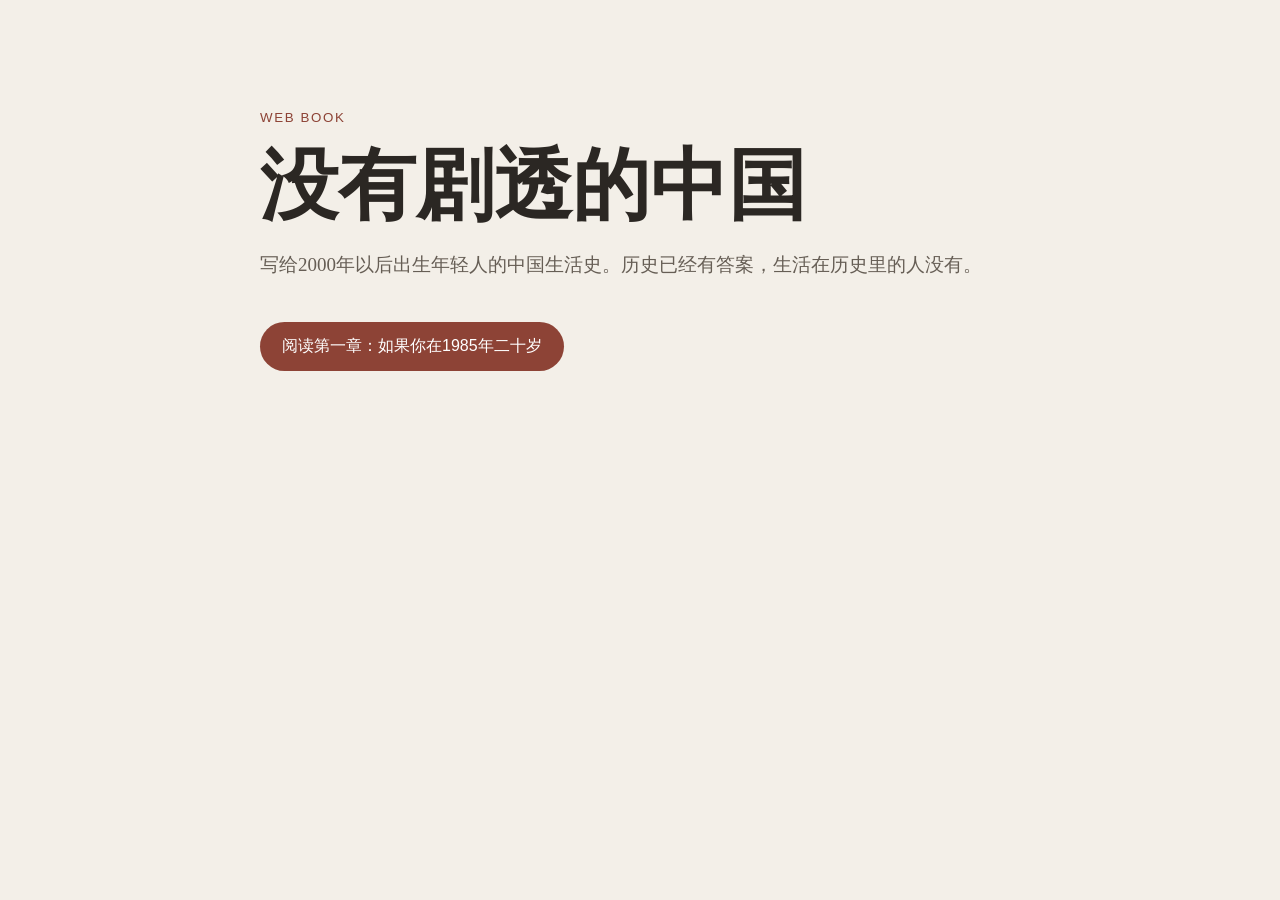
<file: index.html>
<!doctype html>
<html lang="zh-CN">
<head>
<meta charset="utf-8">
<meta name="viewport" content="width=device-width,initial-scale=1">
<title>没有剧透的中国</title>
<style>
body{margin:0;background:#f3efe8;color:#2b2723;font-family:"Noto Serif SC","Songti SC",serif}
main{max-width:760px;margin:12vh auto;padding:0 24px}
small{font-family:"Microsoft YaHei",sans-serif;color:#8d4336;letter-spacing:.12em}
h1{font-size:clamp(42px,7vw,78px);line-height:1.08;margin:18px 0}
p{font-size:19px;line-height:1.9;color:#665e55}
a{display:inline-block;margin-top:20px;padding:14px 22px;border-radius:999px;background:#8d4336;color:#fff;text-decoration:none;font-family:"Microsoft YaHei",sans-serif}
</style>
</head>
<body><main>
<small>WEB BOOK</small>
<h1>没有剧透的中国</h1>
<p>写给2000年以后出生年轻人的中国生活史。历史已经有答案，生活在历史里的人没有。</p>
<a href="web/ch01/index.html">阅读第一章：如果你在1985年二十岁</a>
</main></body>
</html>
</file>
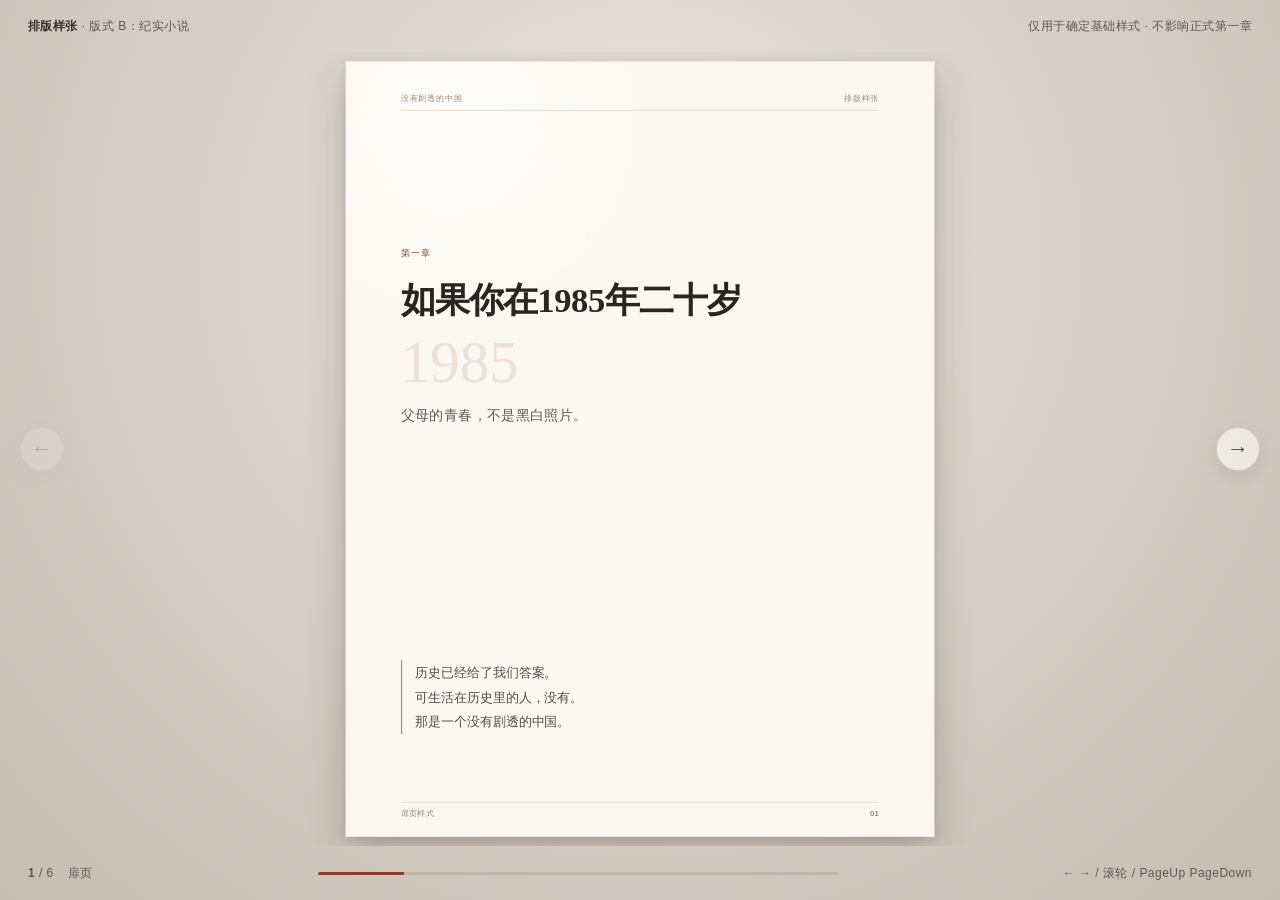
<file: design/layout-lab/index.html>
<!doctype html>
<html lang="zh-CN">
<head>
<meta charset="utf-8">
<meta name="viewport" content="width=device-width,initial-scale=1,viewport-fit=cover">
<title>排版样张｜没有剧透的中国</title>
<style>
:root{
  --paper:#fbf8f1;
  --ink:#292522;
  --accent:#8f3f32;
  --line:#ddd3c6;
  --pw:820px;
  --ph:1080px;
  --scale:.76;
  --body:17.3px;
  --leading:1.84;
  --content-top:94px;
  --content-bottom:76px;
}
*{box-sizing:border-box}
html,body{margin:0;width:100%;height:100%;overflow:hidden}
body{
  background:radial-gradient(circle at 50% 28%,#ebe5dc 0,#d8d1c7 48%,#c5bdb2 100%);
  color:var(--ink);
  font-family:"Noto Serif SC","Source Han Serif SC","Songti SC","STSong",serif;
}
.lab{height:100%;display:grid;grid-template-rows:52px 1fr 54px}
.topbar,.bottombar{
  display:flex;align-items:center;justify-content:space-between;
  padding:0 28px;color:#5f564f;
  font-family:"Noto Sans SC","Microsoft YaHei",sans-serif;
  font-size:12px;letter-spacing:.04em
}
.topbar b{color:#392f29;font-weight:600}
.stage{position:relative;display:flex;align-items:center;justify-content:center;overflow:hidden;min-height:0}
.sheet-scale{width:var(--pw);height:var(--ph);transform:scale(var(--scale));transform-origin:center center}
.sheet{position:relative;width:var(--pw);height:var(--ph)}
.page{
  display:none;position:absolute;inset:0;width:var(--pw);height:var(--ph);
  background:radial-gradient(circle at 18% 8%,rgba(255,255,255,.62),transparent 24%),var(--paper);
  border:1px solid rgba(120,94,67,.14);
  box-shadow:0 24px 55px rgba(46,36,25,.22),0 4px 12px rgba(46,36,25,.1);
  overflow:hidden
}
.page.active{display:block}
.page-head{
  position:absolute;left:76px;right:76px;top:44px;
  display:flex;justify-content:space-between;
  padding-bottom:9px;border-bottom:1px solid var(--line);
  color:#95897f;
  font-family:"Noto Sans SC","Microsoft YaHei",sans-serif;
  font-size:10.5px;letter-spacing:.12em
}
.page-foot{
  position:absolute;left:76px;right:76px;bottom:24px;
  display:flex;justify-content:space-between;
  padding-top:9px;border-top:1px solid var(--line);
  color:#91867d;
  font-family:"Noto Sans SC","Microsoft YaHei",sans-serif;
  font-size:10.5px;letter-spacing:.06em
}
/* All prose pages share the same first-line and last-line box. */
.body{
  position:absolute;
  left:76px;right:76px;
  top:var(--content-top);
  bottom:var(--content-bottom);
  overflow:hidden
}
.copy{
  font-size:var(--body);
  line-height:var(--leading);
  letter-spacing:.01em
}
.copy p{margin:0 0 11px}
.copy p.short{margin-bottom:5px}

/* 1. Title page is intentionally exceptional. */
.title-page .body{
  display:flex;flex-direction:column;justify-content:flex-start;
  padding-top:165px
}
.book-kicker{
  font-family:"Noto Sans SC","Microsoft YaHei",sans-serif;
  font-size:12px;color:var(--accent);letter-spacing:.18em;margin-bottom:28px
}
.title-page h1{
  margin:0;white-space:nowrap;
  font-size:48px;line-height:1.2;letter-spacing:-.01em;font-weight:700
}
.title-page .year{
  margin-top:16px;font-family:Georgia,"Times New Roman",serif;
  font-size:82px;line-height:1;color:rgba(143,63,50,.13)
}
.title-page .sub{margin-top:18px;font-size:20px;color:#625850}
.title-page .deck{
  margin-top:auto;margin-bottom:66px;max-width:31em;
  padding-left:18px;border-left:2px solid #b58a7f;
  font-size:18px;line-height:1.9;color:#544a43
}

/* 2. Scene opener: title sinks; ONLY title-to-copy gap is intentionally generous. */
.scene-page .body{padding-top:82px}
.scene-no{
  font-family:"Noto Sans SC","Microsoft YaHei",sans-serif;
  font-size:10px;letter-spacing:.16em;color:#a08f82;margin-bottom:15px
}
.scene-page h2{
  margin:0 0 78px;
  font-size:33px;line-height:1.25;font-weight:700
}

/* 3. Continuous prose starts immediately at the common first-line. */
.cont-page .body{padding-top:0}
.cont-page .copy{font-size:17.35px;line-height:1.85}

/* 4. Note is anchored to the bottom-right. Text remains full-width above it,
   and wraps left only within the note's actual vertical zone. */
.note-page .body{
  position:absolute;
  left:76px;right:76px;
  top:var(--content-top);
  bottom:var(--content-bottom);
  overflow:hidden
}
.note-flow{
  height:100%;
  position:relative
}
.note-shape{
  float:right;
  width:205px;
  height:100%;
  margin-left:34px;
  shape-outside:inset(595px 0 0 0);
  pointer-events:none
}
.note-wrap{
  position:absolute;
  right:0;
  bottom:0;
  width:205px
}
.side-note{
  padding-top:12px;
  border-top:1px solid #bca797;
  color:#5d534b
}
.side-note .label{
  font-family:"Noto Sans SC","Microsoft YaHei",sans-serif;
  font-size:9px;letter-spacing:.15em;color:#9b6a5b;margin-bottom:9px
}
.side-note h3{margin:0 0 9px;font-size:16px;line-height:1.45}
.side-note p{margin:0 0 8px;font-size:12px;line-height:1.68}
.side-note .source{
  color:#8a7d73;font-size:9.7px;line-height:1.58
}

/* 5. Historical image grows inside prose, while prose still uses the full page height. */
.photo-page .body{padding-top:0}
.float-photo{float:right;width:43%;margin:48px 0 18px 28px}
.float-photo img{
  display:block;width:100%;max-height:350px;object-fit:cover;
  filter:saturate(.9) contrast(.98)
}
.float-photo figcaption{
  margin-top:8px;
  font-family:"Noto Sans SC","Microsoft YaHei",sans-serif;
  font-size:9.6px;line-height:1.55;color:#80746b
}
.photo-page .copy p{margin-bottom:10px}

/* 6. Editorial illustration follows the same rule. */
.editorial-page .body{padding-top:0}
.editorial-figure{float:right;width:42%;margin:48px 0 18px 28px}
.editorial-figure img{
  display:block;width:100%;max-height:385px;object-fit:cover;
  background:#eee7dc
}
.editorial-figure figcaption{
  margin-top:8px;
  font-family:"Noto Sans SC","Microsoft YaHei",sans-serif;
  font-size:9.6px;line-height:1.55;color:#80746b
}
/* Keywords get a small breathing space from surrounding text. */
.keyword{
  font-weight:700;color:#191613;
  margin:0 .16em;
  letter-spacing:.015em
}

.nav{
  position:absolute;top:50%;transform:translateY(-50%);
  width:44px;height:44px;border-radius:50%;
  border:1px solid rgba(80,65,52,.18);
  background:rgba(255,255,255,.6);color:#574e47;font-size:22px;cursor:pointer;
  box-shadow:0 6px 18px rgba(54,43,32,.1)
}
.prev{left:20px}.next{right:20px}.nav:disabled{opacity:.25;cursor:default}
.progress{
  flex:1;max-width:520px;height:3px;margin:0 20px;
  background:rgba(85,72,60,.14);border-radius:9px;overflow:hidden
}
.progress i{display:block;height:100%;width:16.66%;background:var(--accent);transition:width .25s ease}
.legend{display:flex;gap:14px;align-items:center}.legend span{white-space:nowrap}
@media(max-width:760px){
  .lab{grid-template-rows:42px 1fr 44px}
  .topbar,.bottombar{padding:0 12px}
  .legend span:last-child{display:none}
  .nav{width:36px;height:36px;top:auto;bottom:2px}
  .prev{left:12px}.next{right:12px}
}
</style>
</head>
<body>
<div class="lab">
  <div class="topbar">
    <div><b>排版样张</b> · 版式 B：纪实小说</div>
    <div>仅用于确定基础样式 · 不影响正式第一章</div>
  </div>
  <div class="stage">
    <button class="nav prev" id="prevBtn" aria-label="上一页">←</button>
    <div class="sheet-scale">
      <div class="sheet">

        <section class="page title-page active" data-page="1">
          <div class="page-head"><span>没有剧透的中国</span><span>排版样张</span></div>
          <div class="body">
            <div class="book-kicker">第一章</div>
            <h1>如果你在1985年二十岁</h1>
            <div class="year">1985</div>
            <div class="sub">父母的青春，不是黑白照片。</div>
            <div class="deck">历史已经给了我们答案。<br>可生活在历史里的人，没有。<br>那是一个没有剧透的中国。</div>
          </div>
          <div class="page-foot"><span>扉页样式</span><b>01</b></div>
        </section>

        <section class="page scene-page" data-page="2">
  <div class="page-head"><span>没有剧透的中国</span><span>第一章</span></div>
  <div class="body">
    <div class="scene-no">01 · SATURDAY MORNING</div>
    <h2>星期六早上七点</h2>
    <div class="copy">
      <p>1985年秋天的一个星期六，你被厨房里的声音吵醒。</p>
      <p>最先听见的是锅盖。水快烧开的时候，蒸汽把锅盖一下一下顶起来，发出很轻的“哒、哒”声。母亲在厨房里忙，父亲已经洗完脸，正蹲在门口给自行车后轮打气。</p>
      <p>你从床上坐起来，先看见的是父亲挂在椅背上的蓝色工作服，然后才想起今天没有课。</p>
      <p>你20岁，在本市一所大学读二年级。平时住宿舍，周末偶尔回家。所谓“家”，是父亲单位分的一套两间房。面积不大，却已经比你小时候宽敞不少。你和妹妹过去睡一间，父母睡另一间；妹妹去年去外地上学以后，那间屋子终于大部分时间归你使用，可母亲还是会进去晾衣服、放被子，父亲找东西时也从不敲门。</p>
      <p>因此它还不能算真正属于你。</p>
      <p>书桌上压着一本杂志，下面藏着小梅前几天写给你的信。你昨晚回来后读了两遍，睡觉前特意把它塞进大学英语课本里。</p>
      <p>今天早上睁开眼，你第一件事竟然是看看那本书有没有被人动过。</p>
      <p class="short">还好，在原处。</p>
      <p>吃早饭的时候，母亲问：“学校今天没活动？”</p>
      <p class="short">“下午有电影。”</p>
      <p class="short">父亲抬起头：“学校放的？”</p>
      <p class="short">“不是。跟同学去电影院。”</p>
      <p>母亲看了你一眼，没有追问。你低头喝粥，知道她大概已经猜到那个“同学”是谁。</p>
      <p>父亲却完全没注意这些。他正盘算另一件事：“你毕业还有两年多吧？”</p>
      <p class="short">“差不多。”</p>
    </div>
  </div>
  <div class="page-foot"><span>场景起始页 · 标题上下留白平衡，正文到统一末行</span><b>02</b></div>
</section>

        <section class="page cont-page" data-page="3">
  <div class="page-head"><span>星期六早上七点</span><span>第一章</span></div>
  <div class="body">
    <div class="copy">
      <p class="short">“那时候不知道能分到哪里。能留本市最好。”</p>
      <p class="short">你说：“还早呢。”</p>
      <p>父亲摇摇头：“早什么？分配是大事。你们学校不错，只要别自己瞎折腾，工作总归有的。”</p>
      <p>你没有接话。</p>
      <p>父亲说的“分配”，在你听来再普通不过。1985年，高校毕业生分配制度已经开始改革；但对你这样的普通大学生来说，就业仍然强烈地嵌在国家计划、学校推荐和单位接收的体系里。今天熟悉的招聘网站、简历海投、秋招春招，还不是你理解毕业去向的主要方式。</p>
      <p>所以你真正会担心的，通常不是“毕业后有没有工作”，而是：会去哪个城市、哪个行业、哪个单位。</p>
      <p>父亲吃完最后一口馒头，拎起帆布包准备出门。</p>
      <p class="short">你问：“今天不是星期六吗？”</p>
      <p class="short">“厂里有事。”</p>
      <p class="short">“加班？”</p>
      <p class="short">“过去看看。”</p>
      <p>他说得非常自然。你忽然想起来，小时候好像从来没有听父亲说过“换工作”。他在这家厂待了很多年，再过很多年，大概也还会在那里。</p>
      <p>你认识的不少叔叔阿姨都是这样：同一个厂、同一个医院、同一所学校，从二十几岁一直干到退休。</p>
      <p>这和你今天理解的一份工作不太一样。</p>
      <p>父亲去的不是一家随时可以辞职跳槽的“公司”。</p>
      <p>他去的是他的单位。</p>
      <p>单位给他发工资，也可能决定家里什么时候能改善住房；厂里有食堂、医务室、澡堂，小时候你甚至上过厂里的幼儿园。</p>
    </div>
  </div>
  <div class="page-foot"><span>连续正文页 · 固定首行与末行</span><b>03</b></div>
</section>

        <section class="page note-page" data-page="4">
  <div class="page-head"><span>星期六早上七点</span><span>第一章</span></div>
  <div class="body">
    <div class="note-flow copy">
      <span class="note-shape" aria-hidden="true"></span>

      <p>逢年过节发什么东西，谁家孩子招工，谁准备结婚，谁在排队等房子，很多事情都和这一个组织发生联系。</p>
      <p>父亲这一辈子有很大一部分，被装在“单位”两个字里面。</p>
      <p>所以当他说“有个好单位比什么都强”时，他想的并不仅仅是每个月那几十块钱工资。</p>
      <p>他想的是一整套可以看见的未来。</p>
      <p>而你还没有意识到，再过几年，这句话会越来越频繁地被年轻人质疑。</p>
      <p>上午十点多，你出门去书店。走到百货商店附近，有人在后面按了两下车铃。</p>
      <p class="short">“哎！”</p>
      <p>你回头，看见建军。你差一点没认出来。</p>
      <p>他骑着一辆很新的自行车，车漆亮得刺眼，后座上还捆着一个鼓鼓囊囊的旅行包。更显眼的是他的衣服。你记得上一次见他，他还穿一件洗得有点发白的蓝夹克，现在身上换成了一件深色外套，式样你在本地商店里很少见。</p>
      <p class="short">“新车？”你摸了摸车把。</p>
      <p class="short">“嗯。”</p>
      <p class="short">“哪来的？”</p>
      <p class="short">“买的呗。”</p>
      <p>“我当然知道是买的。多少钱？”</p>
      <p>建军笑起来：“大学生怎么这么俗，一见面就问钱。”</p>
      <p>你也笑：“你现在不就是专门挣钱的吗？”</p>
      <p>这句话要是放在一年前，建军大概会不高兴。</p>
      <p>高中毕业以后，他连续两次高考都没考好，在家待了很长一段时间。那时候最怕的就是碰见亲戚，因为所有人的第一句话都是：“工作安排了吗？”</p>
      <p class="short">“还没有。”</p>

      <aside class="note-wrap">
        <div class="side-note">
          <div class="label">时代旁注</div>
          <h3>“单位”</h3>
          <p>它不只是今天意义上的“公司”。在许多大型国企和事业单位里，工作还会连接住房、医疗、食堂、托幼、福利与退休。</p>
          <p>因此父亲珍惜的“稳定”，实际是一整套可预期的生活。</p>
          <div class="source">旁注贴底；正文只在与旁注实际重叠的下部区域收窄。</div>
        </div>
      </aside>
    </div>
  </div>
  <div class="page-foot"><span>连续正文 + 右下时代旁注</span><b>04</b></div>
</section>

        <section class="page photo-page" data-page="5">
  <div class="page-head"><span>建军的新自行车</span><span>第一章</span></div>
  <div class="body">
    <figure class="float-photo">
      <img src="../../assets/ch01/historical/bicyclists-1987.jpg" alt="1987年中国城市自行车人流">
      <figcaption>1987，中国城市自行车人流。GeorgeLouis / BeenAroundAWhile，CC BY-SA 3.0。作为80年代城市公共空间的视觉证据。</figcaption>
    </figure>
    <div class="copy">
      <p>他哈哈大笑，把车推到路边。你们进了一家小饭馆，坐下以后，他从旅行包里掏出一件女士上衣，让你摸面料。</p>
      <p class="short">“怎么样？”</p>
      <p class="short">“我又不穿这个。”</p>
      <p class="short">“你看样式。”</p>
      <p>样式确实比本地柜台上的衣服新。</p>
      <p>“广州那边这种东西多得很。”他说，“拿回来就有人要。”</p>
      <p class="short">“你最近总去广州？”</p>
      <p class="short">“去过两次。下一次说不定去深圳。”</p>
      <p>你第一次认真听他说“深圳”。这个地名你当然知道，但它在你脑子里还不是后来那座高楼密布的城市。它更像报纸上的一个词，一个很远、很热、听说“政策不一样”的地方。</p>
      <p class="short">你问：“真能挣很多？”</p>
      <p>建军夹起一口菜：“够花。”</p>
      <p class="short">“到底多少？”</p>
      <p>他还是不说。</p>
      <p class="short">“怕我借钱？”</p>
      <p>“不是。”他笑了一下，过了一会儿却忽然认真起来，“其实我也不知道能干多久。”</p>
      <p class="short">“什么意思？”</p>
      <p>“今天让你卖，明天呢？谁知道。货会不会压手里，钱能不能回来，也没人管你。你以为我不怕？”</p>
      <p>这句话让你有点意外。从他那辆新自行车和那件漂亮夹克上，你看到的是一个突然发了财的老同学。可他自己看到的，是一种你父亲绝不会接受的生活：这个月可能挣很多，下个月也许一分钱没有。</p>
      <p class="short">“那你还干？”</p>
      <p class="short">“有钱挣为什么不干？”</p>
    </div>
  </div>
  <div class="page-foot"><span>正文 + 史料照片 · 同一末行</span><b>05</b></div>
</section>

        <section class="page editorial-page" data-page="6">
  <div class="page-head"><span>夜里十一点</span><span>第一章</span></div>
  <div class="body">
    <figure class="editorial-figure">
      <img src="../../assets/ch01/generated/four-paths-1985-v4.avif" alt="1985年夜读书桌与四种人生选择的场景复原图">
      <figcaption>场景复原图｜工作证、广州地址、夜大学材料、TOEFL与航空信。画面用于组织叙事，不是历史现场照片。</figcaption>
    </figure>
    <div class="copy">
      <p>回到房间以后，你把桌上的东西重新摆了一遍。</p>
      <p>最左边是父亲单位的工作证。旁边压着建军留给你的广州地址。小梅塞给你的夜大学材料被折成了三折。最右边是志强借给你的TOEFL资料和那封从美国寄回来的航空信。</p>
      <p>你盯着它们看了一会儿。</p>
      <p>它们其实没有任何关系。只是恰好在同一天，都摆到了你的桌上。</p>
      <p>可你忽然觉得，它们像四个方向。</p>
      <p><strong class="keyword">工作证</strong>意味着一条父亲非常熟悉的路：毕业、进单位、工资、住房、结婚、慢慢过日子。</p>
      <p><strong class="keyword">广州地址</strong>意味着另一种生活：市场、赚钱、不确定性，以及过去很少有人会主动选择的风险。</p>
      <p><strong class="keyword">夜大学材料</strong>代表的是小梅的愿望：在一份已经稳定下来的生活里，再给自己争取一次改变的机会。</p>
      <p>而那本<strong class="keyword">TOEFL资料和航空信</strong>，则把你的目光一下拉到了地图外面。</p>
      <p>你原来并不觉得这是什么问题。两年前考上大学的时候，父亲很高兴，亲戚也说你“以后不用愁了”。你自己也是这样想的。</p>
      <p>大学毕业以后自然会有一个去处，然后工作、结婚、分房，像周围的大多数成年人一样生活。</p>
      <p>那是一张已经画好了大致路线的地图。</p>
      <p>可是现在，地图外面好像突然多出了很多地方。</p>
      <p>广州。深圳。美国。</p>
      <p>甚至还有一种更难说清楚的东西——按照自己的想法生活。</p>
      <p>你第一次意识到：过去很多年轻人的一生，更像一道已经预留了答案的填空题。现在，它开始变成一道选择题。</p>
    </div>
  </div>
  <div class="page-foot"><span>正文 + 编辑插图 · 关键词留白</span><b>06</b></div>
</section>

      </div>
    </div>
    <button class="nav next" id="nextBtn" aria-label="下一页">→</button>
  </div>

  <div class="bottombar">
    <div class="legend"><span><b id="current">1</b> / 6</span><span id="pageName">扉页</span></div>
    <div class="progress"><i id="bar"></i></div>
    <div>← → / 滚轮 / PageUp PageDown</div>
  </div>
</div>

<script>
(()=>{
  const pages=[...document.querySelectorAll('.page')];
  const names=['扉页','场景起始页','连续正文页','正文 + 底部旁注','正文 + 史料照片','正文 + 编辑插图'];
  let i=0,lock=false;
  const cur=document.getElementById('current');
  const name=document.getElementById('pageName');
  const bar=document.getElementById('bar');
  const prev=document.getElementById('prevBtn');
  const next=document.getElementById('nextBtn');

  function fit(){
    const top=52,bottom=54,gap=18;
    const sx=(window.innerWidth-96)/820;
    const sy=(window.innerHeight-top-bottom-gap)/1080;
    document.documentElement.style.setProperty('--scale',Math.max(.25,Math.min(sx,sy,.9)));
  }
  function show(n){
    i=Math.max(0,Math.min(pages.length-1,n));
    pages.forEach((p,k)=>p.classList.toggle('active',k===i));
    cur.textContent=i+1;
    name.textContent=names[i];
    bar.style.width=((i+1)/pages.length*100)+'%';
    prev.disabled=i===0; next.disabled=i===pages.length-1;
  }
  prev.onclick=()=>show(i-1);
  next.onclick=()=>show(i+1);
  document.addEventListener('keydown',e=>{
    if(['ArrowRight','PageDown',' '].includes(e.key)){e.preventDefault();show(i+1)}
    if(['ArrowLeft','PageUp'].includes(e.key)){e.preventDefault();show(i-1)}
  });
  document.addEventListener('wheel',e=>{
    if(lock)return;lock=true;setTimeout(()=>lock=false,320);
    show(i+(e.deltaY>0?1:-1));
  },{passive:true});
  window.addEventListener('resize',fit);
  fit();show(0);
})();
</script>
</body>
</html>
</file>
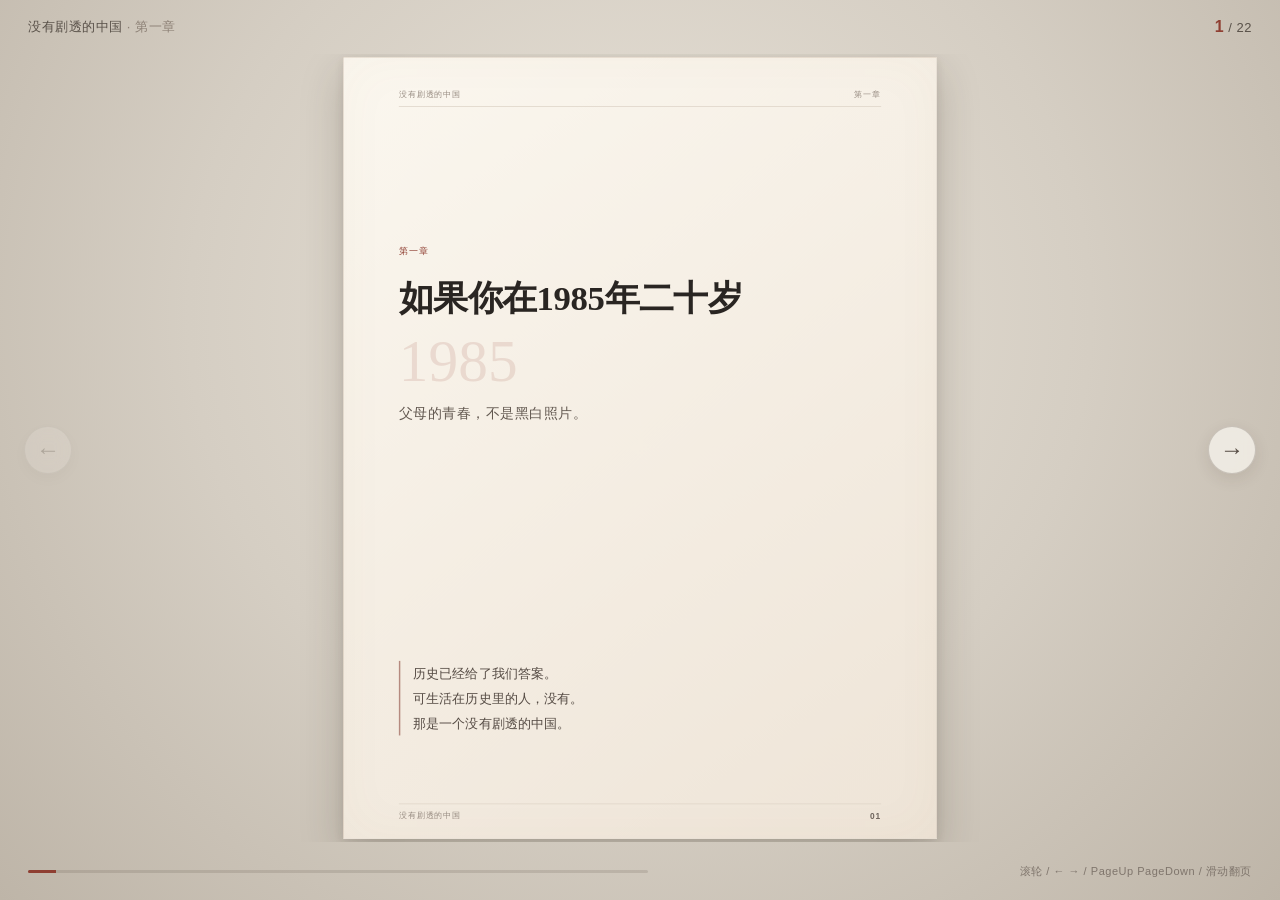
<file: web/ch01/index.html>
<!doctype html>
<html lang="zh-CN">
<head>
<meta charset="utf-8">
<meta name="viewport" content="width=device-width,initial-scale=1,viewport-fit=cover">
<meta name="description" content="《没有剧透的中国》第一章：如果你在1985年二十岁">
<title>如果你在1985年二十岁｜没有剧透的中国</title>
<link rel="stylesheet" href="../shared/css/reader-v2.css">
<link rel="stylesheet" href="../shared/css/editorial-layout.css">
</head>
<body>
<div class="loading">正在排版第一章…</div>
<div class="reader">
  <div class="reader-top">
    <div class="reader-title">没有剧透的中国 <span>· 第一章</span></div>
    <div class="reader-count"><b id="currentPage">1</b> / <span id="totalPages">—</span></div>
  </div>

  <button class="nav prev" id="prevBtn" aria-label="上一页">←</button>
  <div class="book-viewport" id="viewport">
    <div class="page-scale">
      <div class="book-track" id="bookTrack"></div>
    </div>
  </div>
  <button class="nav next" id="nextBtn" aria-label="下一页">→</button>

  <div class="reader-bottom">
    <div class="progress"><i id="progressBar"></i></div>
    <div class="hint">滚轮 / ← → / PageUp PageDown / 滑动翻页</div>
  </div>
</div>

<template id="chapterSource"
  data-title="如果你在1985年二十岁"
  data-year="1985"
  data-subtitle="父母的青春，不是黑白照片。"
  data-deck="历史已经给了我们答案。\n可生活在历史里的人，没有。\n那是一个没有剧透的中国。">

  <section class="scene-source" data-title="星期六早上七点">
    <p>1985年秋天的一个星期六，你被厨房里的声音吵醒。</p>
    <p>最先听见的是锅盖。水快烧开的时候，蒸汽把锅盖一下一下顶起来，发出很轻的“哒、哒”声。母亲在厨房里忙，父亲已经洗完脸，正蹲在门口给自行车后轮打气。你从床上坐起来，先看见的是父亲挂在椅背上的蓝色工作服，然后才想起今天没有课。</p>
    <p>你20岁，在本市一所大学读二年级。平时住宿舍，周末偶尔回家。所谓“家”，是父亲单位分的一套两间房。面积不大，却已经比你小时候宽敞不少。你和妹妹过去睡一间，父母睡另一间；妹妹去年去外地上学以后，那间屋子终于大部分时间归你使用，可母亲还是会进去晾衣服、放被子，父亲找东西时也从不敲门。</p>
    <p>因此它还不能算真正属于你。</p>
    <p>书桌上压着一本杂志，下面藏着小梅前几天写给你的信。你昨晚回来后读了两遍，睡觉前特意把它塞进大学英语课本里。今天早上睁开眼，你第一件事竟然是看看那本书有没有被人动过。</p>
    <p class="short">还好，在原处。</p>
    <p>吃早饭的时候，母亲问：“学校今天没活动？”</p>
    <p class="short">“下午有电影。”</p>
    <p class="short">父亲抬起头：“学校放的？”</p>
    <p class="short">“不是。跟同学去电影院。”</p>
    <p>母亲看了你一眼，没有追问。你低头喝粥，知道她大概已经猜到那个“同学”是谁。</p>
    <p>父亲却完全没注意这些。他正盘算另一件事：“你毕业还有两年多吧？”</p>
    <p class="short">“差不多。”</p>
    <p class="short">“那时候不知道能分到哪里。能留本市最好。”</p>
    <p class="short">你说：“还早呢。”</p>
    <p>父亲摇摇头：“早什么？分配是大事。你们学校不错，只要别自己瞎折腾，工作总归有的。”</p>
    <p>你没有接话。</p>
    <p>父亲说的“分配”，在你听来再普通不过。1985年，高校毕业生分配制度已经开始改革；但对你这样的普通大学生来说，就业仍然强烈地嵌在国家计划、学校推荐和单位接收的体系里。今天熟悉的招聘网站、简历海投、秋招春招，还不是你理解毕业去向的主要方式。</p>
    <p>所以你真正会担心的，通常不是“毕业后有没有工作”，而是：会去哪个城市、哪个行业、哪个单位。</p>

    <div data-visual-rail>
      <figure>
        <img src="../../assets/ch01/generated/distribution-1985.webp" alt="1985年高校毕业分配制度编辑复原图">
        <figcaption>编辑复原图｜1985年前后高校毕业分配制度的叙事性视觉复原，并非真实档案原件。</figcaption>
      </figure>
      <figure>
        <img src="../../assets/ch01/generated/unit-life-radius.webp" alt="1980年代单位生活半径编辑复原图">
        <figcaption>编辑复原图｜大型国企和事业单位常见的“单位办社会”生活逻辑，不代表所有单位条件完全相同。</figcaption>
      </figure>
    </div>

    <aside data-note data-context="2" data-label="时代旁注" data-title="什么叫“包分配”？">
      <p>“包分配”是后来人对旧有高校毕业生就业体制的通俗概括。到1985年，这套制度已经开始改革：国家计划内学生逐步转向“本人选报志愿、学校推荐、用人单位择优录用”。</p>
      <p>但改革并不是一夜完成的。对很多家庭来说，“考上大学以后工作基本有着落”仍然是现实预期。稳定很强，个人选择也在增加。</p>
    </aside>

    <p>父亲吃完最后一口馒头，拎起帆布包准备出门。</p>
    <p class="short">你问：“今天不是星期六吗？”</p>
    <p class="short">“厂里有事。”</p>
    <p class="short">“加班？”</p>
    <p class="short">“过去看看。”</p>
    <p>他说得非常自然。</p>

    <p>你忽然想起来，小时候好像从来没有听父亲说过“换工作”。他在这家厂待了很多年，再过很多年，大概也还会在那里。你认识的不少叔叔阿姨都是这样：同一个厂、同一个医院、同一所学校，从二十几岁一直干到退休。</p>


    <p>这和你今天理解的一份工作不太一样。</p>
    <p>父亲去的不是一家随时可以辞职跳槽的“公司”。</p>
    <p>他去的是他的单位。</p>

    <p>单位给他发工资，也可能决定家里什么时候能改善住房；厂里有食堂、医务室、澡堂，小时候你甚至上过厂里的幼儿园。逢年过节发什么东西，谁家孩子招工，谁准备结婚，谁在排队等房子，很多事情都和这一个组织发生联系。</p>
    <p>父亲这一辈子有很大一部分，被装在“单位”两个字里面。</p>
    <p>所以当他说“有个好单位比什么都强”时，他想的并不仅仅是每个月那几十块钱工资。</p>
    <p>他想的是一整套可以看见的未来。</p>

    <p>而你还没有意识到，再过几年，这句话会越来越频繁地被年轻人质疑。</p>
  </section>

  <section class="scene-source" data-title="建军的新自行车">
    <p>上午十点多，你出门去书店。</p>
    <p>走到百货商店附近，有人在后面按了两下车铃。</p>
    <p class="short">“哎！”</p>
    <p>你回头，看见建军。</p>
    <p>你差一点没认出来。</p>
    <p>他骑着一辆很新的自行车，车漆亮得刺眼，后座上还捆着一个鼓鼓囊囊的旅行包。更显眼的是他的衣服。你记得上一次见他，他还穿一件洗得有点发白的蓝夹克，现在身上换成了一件深色外套，式样你在本地商店里很少见。</p>
    <p class="short">“新车？”你摸了摸车把。</p>
    <p class="short">“嗯。”</p>
    <p class="short">“哪来的？”</p>
    <p class="short">“买的呗。”</p>
    <p>“我当然知道是买的。多少钱？”</p>
    <p>建军笑起来：“大学生怎么这么俗，一见面就问钱。”</p>
    <p>你也笑：“你现在不就是专门挣钱的吗？”</p>
    <p>这句话要是放在一年前，建军大概会不高兴。</p>
    <p>高中毕业以后，他连续两次高考都没考好，在家待了很长一段时间。那时候最怕的就是碰见亲戚，因为所有人的第一句话都是：“工作安排了吗？”</p>
    <p class="short">“还没有。”</p>
    <p class="short">“街道没给安排？”</p>
    <p class="short">“再等等。”</p>
    <p>一个20岁的年轻人如果暂时没有工作，今天不算什么稀奇事。可在那个年代的城市里，大多数成年人都属于某个单位。你是哪家厂的、哪个学校的、哪个商店的，好像一个人总要被放进某个格子里，身份才算完整。</p>
    <p>建军那时候没有这个格子。</p>
    <p>他母亲急得四处托人，他父亲见人总说孩子“不争气”。后来，一个在南方跑生意的远房亲戚带他出去了一趟。第一次回来，他只是帮人拎货；第二次，他自己拿了一些衣服回来卖；再后来，他干脆不等街道安排了。</p>
    <p>父亲听说以后评价只有一句：</p>
    <p>“好好的年轻人，去摆摊。”</p>
    <p>今天“创业”两个字天然带着一点勇气和光环。1985年不是。至少在很多城市家庭里，一个有正式工作的国营职工，社会评价往往比街边做买卖的年轻人稳定得多。个体经营意味着挣钱，也意味着没有那套熟悉的保障。</p>
    <p>问题在于，建军开始真的挣钱了。</p>

    <figure data-visual data-kind="historical">
      <img src="../../assets/ch01/historical/beijing-1988.jpg" alt="1988年北京城市街景">
      <figcaption>北京，1988。Derzsi Elekes Andor / CC BY-SA 3.0。作为近年代城市生活背景，不代表故事具体地点。</figcaption>
    </figure>

    <p>“中午一起吃饭？”他问。</p>
    <p class="short">“我下午还有事。”</p>
    <p class="short">“小梅？”</p>
    <p>你愣了一下。</p>
    <p class="short">“你怎么知道？”</p>
    <p class="short">“你以为就你自己不知道？”</p>
    <p>他哈哈大笑，把车推到路边。你们进了一家小饭馆，坐下以后，他从旅行包里掏出一件女士上衣，让你摸面料。</p>
    <p class="short">“怎么样？”</p>
    <p class="short">“我又不穿这个。”</p>
    <p class="short">“你看样式。”</p>
    <p>样式确实比本地柜台上的衣服新。</p>
    <p>“广州那边这种东西多得很。”他说，“拿回来就有人要。”</p>
    <p class="short">“你最近总去广州？”</p>
    <p class="short">“去过两次。下一次说不定去深圳。”</p>
    <p>你第一次认真听他说“深圳”。</p>
    <p>这个地名你当然知道，但它在你脑子里还不是后来那座高楼密布的城市。它更像报纸上的一个词，一个很远、很热、听说“政策不一样”的地方。</p>
    <p class="short">你问：“真能挣很多？”</p>

    <aside data-note data-context="3" data-label="时代旁注" data-title="“万元户”为什么曾经是个大新闻？">
      <p>80年代中期，一个普通职工一年收入大约只有一千元上下，一万元已经相当于多年工资的总和。</p>
      <p>更重要的是，“万元户”改变了衡量一个人的方式：过去更习惯问谁是干部、谁是高级工、谁在好单位；现在开始出现一个越来越直接的问题：<strong class="keyword">谁更有钱？</strong></p>
      <p>这种变化后来会越来越深地影响中国人的职业观和成功观。</p>
    </aside>
    <p>建军夹起一口菜：“够花。”</p>
    <p class="short">“到底多少？”</p>
    <p>他还是不说。</p>
    <p class="short">“怕我借钱？”</p>
    <p>“不是。”他笑了一下，过了一会儿却忽然认真起来，“其实我也不知道能干多久。”</p>
    <p class="short">“什么意思？”</p>
    <p>“今天让你卖，明天呢？谁知道。货会不会压手里，钱能不能回来，也没人管你。你以为我不怕？”</p>
    <p>这句话让你有点意外。</p>
    <p>从他那辆新自行车和那件漂亮夹克上，你看到的是一个突然发了财的老同学。可他自己看到的，是一种你父亲绝不会接受的生活：这个月可能挣很多，下个月也许一分钱没有。</p>

    <figure data-visual data-kind="generated" data-class="small income-scale">
      <img src="../../assets/ch01/generated/wanyuan-1985.webp" alt="1985年万元户收入尺度编辑视觉">
      <figcaption>编辑视觉｜1985年全国职工平均年工资约1148元，一万元约为8.7年平均工资。这里只比较收入尺度，不作今天购买力换算。</figcaption>
    </figure>
    <p>“那你还干？”</p>
    <p>“有钱挣为什么不干？”他说完停了一下，又问你：“你毕业一个月能挣多少？”</p>
    <p>你说不准。“反正国家给你分工作。”“对。”</p>
    <p>“我不行，”他说，“我要等他们给我安排，不知道得等到什么时候。”</p>
    <p>你第一次发现，你和建军面对的并不是同一道题。</p>
    <p>对于你来说，大学意味着一条还算清楚的道路。毕业，分配，进单位，领工资。好坏暂且不论，至少大概知道下一站在哪里。</p>
    <p>建军却已经提前跳出了那张路线图。</p>
    <p>过去，这可能意味着“没有着落”。</p>
    <p>现在，它却开始有了另一个名字：机会。</p>


    <p>他临走前从口袋里掏出一张折起来的纸，上面写着一个广州的地址。</p>
    <p class="short">“以后真不想上班了，来找我。”</p>
    <p class="short">“我干吗不上班？”</p>
    <p class="short">“你现在当然这么说。”</p>
    <p>他骑上车，又回头补了一句：“听说南方现在万元户多得很。”</p>


    <p>你笑他吹牛。可等他走远，你却忍不住在心里算了一下：一万元。</p>
    <p>父亲一年能挣多少？你突然发现，这个数字大得不像日常生活里的钱。</p>
  </section>

  <section class="scene-source" data-title="小梅穿了一条红裙子">
    <p>下午两点，你在电影院门口看见小梅。</p>
    <p>她比约好的时间晚了七分钟。</p>
    <p>如果是今天，你大概已经发了两条消息问“到哪了”；1985年的你只能站在那里等。你甚至不知道她是还没出门、公交车晚了，还是临时被家里留住。</p>
    <p>第六分钟的时候，你已经开始怀疑是不是自己记错了时间。</p>
    <p>第七分钟，她从街对面跑过来。</p>
    <p>你先看见那条裙子。</p>
    <p>红色。</p>
    <p>不是特别夸张的红，但在一片蓝、灰、白色衣服中已经足够显眼。</p>
    <p class="short">“看什么？”她问。</p>
    <p class="short">“新买的？”</p>
    <p class="short">“好看吗？”</p>
    <p class="short">你说：“还行。”</p>
    <p>小梅瞪你一眼：“不会说话。”</p>
    <p>其实是很好看。</p>
    <p>你只是不好意思说。</p>
    <p>几年前，成年人看到年轻女孩穿这样的裙子，可能还会觉得太扎眼。现在街上的颜色正在明显变多。年轻人开始穿牛仔服、喇叭裤、颜色鲜艳的上衣，戴过去少见的大框眼镜。服装慢慢不再只是为了整齐和耐穿，它开始承担另一件事情：告诉别人，我喜欢什么。</p>

    <figure data-visual data-kind="historical">
      <img src="../../assets/ch01/historical/youth-fashion-1982.jpg" alt="1982年中国女孩日常服装">
      <figcaption>1982。H. Grobe / CC BY-SA 3.0。图中人物与本章角色无关，用于呈现80年代初城市青年服装色彩的变化。</figcaption>
    </figure>

    <p>电影还有十几分钟开场，你们没有立刻进去。小梅问：“上午去哪了？”</p>
    <p class="short">“碰见建军。”</p>
    <p class="short">“他现在是不是很有钱？”</p>
    <p class="short">“你们怎么都知道？”</p>
    <p>“我同学上周还看见他在市场卖衣服。”</p>
    <p class="short">“你觉得做个体户怎么样？”</p>
    <p>小梅想了一会儿：“挣钱呗。”</p>
    <p class="short">“就这样？”</p>
    <p class="short">“那还要怎样？”</p>
    <p>她在一家国营商店上班。去年没考上大学，家里托关系帮她进了现在的单位。工作稳定，工资不算高，每天站柜台。她母亲很满意，认为女孩子有这样的工作已经很好。</p>
    <p>小梅自己却不太满意。</p>
    <p>进场以后，她一直没怎么看银幕。电影演到一半，她忽然侧过头，小声问：“你们学校夜大学收不收外面的？”</p>
    <p class="short">“你想上？”</p>
    <p class="short">“我想再学点东西。”</p>
    <p class="short">“你妈同意？”</p>
    <p class="short">“所以我才没跟她说。”</p>
    <p>黑暗里，你看不清她的表情。</p>
    <p>过了一会儿，她又问：“你毕业以后是不是就分工作了？”</p>
    <p class="short">“应该吧。”</p>
    <p class="short">“真好。”</p>
    <p>你想说“你现在不是也有工作吗”，话到嘴边却没说。</p>
    <p>因为你知道她羡慕的不是那份工作。</p>
    <p>她羡慕的是还有得选。</p>
    <p>电影散场以后，你们没有马上回家。两个人推着自行车沿街慢慢走，到公园门口又买了两支冷饮。真正能单独待着的地方不多，坐在公园长椅上，本身就已经很像约会。</p>

    <figure data-visual data-kind="historical">
      <img src="../../assets/ch01/historical/bicyclists-1987.jpg" alt="1987年中国城市自行车人流">
      <figcaption>1987。GeorgeLouis / BeenAroundAWhile / CC BY-SA 3.0。用于说明80年代城市公共空间与自行车生活氛围。</figcaption>
    </figure>

    <p>你们聊学校、工作，又聊到建军。</p>
    <p>小梅说：“我妈现在倒觉得个体户也不错了。”</p>
    <p>你笑：“去年她不是还说摆摊没出息？”</p>
    <p>“现在人家挣钱了啊。”</p>
    <p>“那你找对象是不是也得找万元户？”</p>
    <p>她拿手里的冰棍木棒敲你：“滚。”</p>
    <p>你笑着躲开。</p>
    <p>这件事让你突然意识到，很多东西改变得比大人承认得更快。去年还会被人看不起的职业，今年只要挣到了钱，评价就可能悄悄变化。</p>
    <p>天快黑的时候，你骑车送小梅回家。</p>
    <p>自行车在街边并排走了一阵。谁也没说话。快到她家附近，她让你停车。</p>
    <p class="short">“就送到这吧。”</p>
    <p class="short">“还远呢。”</p>
    <p class="short">“前面都是我们家邻居。”</p>
    <p>你马上明白。</p>
    <p>她下车以后整理了一下裙子，又问：“你晚上回学校？”</p>
    <p class="short">“嗯。”</p>
    <p class="short">“那到宿舍给我写信。”</p>
    <p>你笑：“都见一天了还写什么？”</p>
    <p>她说：“爱写不写。”</p>
    <p>然后骑车走了。</p>
    <p>你站在原地，看着自行车后面的红色反光片一点一点远去。</p>
    <p>这是那个年代很典型的爱情距离。</p>
    <p>你们可以牵手，可以写很长的信，可以在电影院里坐在一起两个小时，却没有真正属于自己的地方。你住学校宿舍，她住父母家，家里永远有人，邻居永远认识你。</p>
    <p>今天的人谈恋爱时首先会考虑去哪家餐厅、哪间咖啡馆、订不订酒店。那时候很多年轻人更基础的问题是：</p>
    <p class="emphasis"><strong class="keyword">哪里能让两个人安静待一会儿？</strong></p>
    <p>所以公园、电影院、自行车、江边、校园，才会如此频繁地出现在上一代人的青春记忆里。</p>
    <p>不是因为他们天生比今天的人浪漫。</p>
    <p>而是因为他们没有那么多地方可去。</p>
  </section>

  <section class="scene-source" data-title="晚上九点，宿舍里有人听歌，有人读尼采">
    <p>你回到学校的时候，宿舍已经很热闹。</p>
    <p>八个人的房间，有人在洗脚，有人在写信，有人趴在床上看杂志。窗边那张桌子上摆着一台双卡录音机，老郑正在翻录一盘磁带。</p>
    <p class="short">“什么歌？”</p>
    <p class="short">“别碰，还没录完。”</p>
    <p>你凑过去看磁带盒。上面是手写的歌名，字迹来自好几个人，显然已经转手很多次。</p>
    <p class="short">“哪来的？”</p>
    <p class="short">“外语系借的。”</p>
    <p>旁边有人说：“邓丽君。”</p>
    <p>另一个正在看书的人头也没抬：“小点声。”</p>
    <p class="short">“看什么呢？”</p>
    <p>他把封面翻过来。</p>
    <p>尼采。</p>
    <p>你笑了：“你看得懂吗？”</p>
    <p>“看不懂才看。”</p>
    <p>一屋人都笑。</p>

    <figure data-visual data-kind="historical" data-class="small">
      <img src="../../assets/ch01/historical/cassette-recorder.jpg" alt="20世纪80年代初流行录音机实物">
      <figcaption>香港历史博物馆展出的20世纪80年代初流行录音机与磁带。Mk2010 / CC BY-SA 3.0；不是本章宿舍中的具体型号。</figcaption>
    </figure>

    <p>这样的场景今天看起来有点不可思议。一个工科大学的普通宿舍里，有人听港台流行歌曲，有人读一本并没有完全弄懂的西方哲学书，床头还可能压着诗集、《小说月报》和英语教材。</p>
    <p>文化在那个年代有一种很奇怪的热度。</p>
    <p>一个会写诗的人可能真的在校园里受到欢迎。文学社招新会有人报名。几个人晚上熄灯以后，可以争论一篇小说为什么好，争论一个诗人到底想说什么，甚至争论“人生究竟有没有意义”。</p>
    <p>并不是因为那代大学生都比后来的人更深刻。</p>
    <p>更可能的原因是，门刚刚打开。</p>
    <p>过去很长时间难以接触的思想、文学、电影、音乐，在短短几年里同时涌了进来。很多人像突然走进一个巨大的图书馆，不知道该从哪里开始，只能拼命地看。</p>
    <p>这时候，老郑终于把磁带录完，按下播放键。</p>
    <p>声音响起来。</p>
    <p>一个女人轻轻唱歌。</p>
    <p>你坐在床边，忽然想起下午小梅那条红裙子。</p>
    <p>歌曲里唱的是喜欢、思念和分离。没有宏大的主题，只是一个人想另一个人。</p>
    <p>你没有觉得这有什么了不起，只觉得很好听。</p>
    <p>但很多事情就是这样进入一个时代的。它们不会先敲门告诉你“价值观正在发生变化”，而是先变成一盘磁带、一条裙子、一封情书。等很多年以后人们再回头看，才发现那些看起来很小的东西，已经把“个人”两个字慢慢放回了生活中心。</p>
    <p>门忽然被推开。</p>
    <p>志强回来了。</p>
    <p>他怀里夹着一本英语书和一封信。</p>
    <p>“美国来的。”</p>
    <p>屋里马上有人抬头。</p>
    <p class="short">“谁？”</p>
    <p class="short">“我师兄。”</p>
    <p>志强是宿舍里最早认真准备英语考试的人。他最近总念叨一个你们还不太熟悉的词：</p>
    <p>TOEFL。</p>
    <p>最开始你问他是什么意思，他一本正经地纠正你的发音，然后说：“托福。去美国留学要考的。”</p>
    <p class="short">“你真想去？”</p>
    <p class="short">“当然。”</p>
    <p class="short">“毕业不是分配工作吗？”</p>
    <p class="short">“谁说有工作就不能出去？”</p>
    <p>这个回答，你白天刚刚听过一个相似版本。</p>
    <p>建军说，有钱挣为什么不干。</p>
    <p>志强现在说，有工作为什么不能走。</p>
    <p>你突然觉得身边的人都开始不按父亲熟悉的逻辑回答问题了。</p>

    <aside data-note data-context="2" data-label="时代旁注" data-title="为什么一封美国来信能有这么大的影响？">
      <p>因为1985年的信息不是“少一点”，而是与今天存在数量级上的差异。</p>
      <p>你无法打开手机看看十个留学生怎么生活，也不能同时查询工资、房租、税、医疗和签证规定。普通青年认识海外，主要依靠报纸、电视、电影、广播、国外来信、归国人员和极少量境外商品。</p>
      <p>一个真实去过美国的人说的一句话，可能比今天几百条网络信息更有分量。问题也由此产生：信息更加珍贵，却未必更加完整。</p>
    </aside>


    <p>大家围过来看那封信。</p>
    <p>信纸不厚，最吸引人的反而是一张照片。照片上的年轻人穿着夹克，站在一条陌生的街道旁边，后面停着几辆汽车。</p>

    <figure data-visual data-kind="historical" data-class="document-visual">
      <img src="../../assets/ch01/historical/airmail-envelope-1978.jpg" alt="1978年中国国家标准航空信封">
      <figcaption>1978年中华人民共和国国家标准航空信封图样（1979年生效），Public Domain。用于说明航空信实物形态，不冒充故事中的那封信。</figcaption>
    </figure>

    <p>有人问：“这是纽约？” 志强摇头：“不是，好像在波士顿附近。” 又有人追问：“美国人是不是家家都有车？信里写了吗？”</p>
    <p>志强翻到第二页：“他说平时上学，还打工。” 有人问：“干什么？” “餐馆。” “端盘子？” “差不多。”</p>
    <p>有人笑：“好好的大学生跑美国端盘子。” 志强说：“端盘子也挣美元。” 这句话一下让宿舍安静了。</p>
    <p>然后所有人开始问钱：“一个小时多少？一个月能挣多少？换成人民币多少？” 志强照着信里的数字念，有人真的拿纸笔算起来。你也跟着算。</p>
    <p>算完以后，那个结果大得让人有点不相信。过了几秒，老郑问：“那美国东西不也贵吗？” 没人知道。又有人问房租、问看病多少钱，仍然没人知道。</p>
    <p>那封信没有写这些。</p>
    <p>所以到了最后，你们真正拥有的仍然只是几个碎片：美国的街道、汽车、美元，以及一个中国大学生在那里一边念书一边打工。</p>
    <p>可仅仅这些碎片，就已经足够让宿舍里几个从来没有出过国的20岁年轻人沉默很久。</p>


  </section>

  <section class="scene-source" data-title="父亲觉得你们这一代人很奇怪">
    <p>第二天早上，你又回家拿东西。</p>
    <p>父亲正在阳台修自行车。</p>
    <p>你蹲在旁边看了一会儿，忽然说：“我们宿舍有个人想去美国。”</p>
    <p>父亲没抬头：“干什么？”</p>
    <p class="short">“留学。”</p>
    <p class="short">“毕业以后不是有工作吗？”</p>
    <p class="short">“有。”</p>
    <p class="short">“那去美国干什么？”</p>
    <p>你想了想：“想出去看看。”</p>
    <p>父亲终于停下手里的活，看了你一眼。</p>
    <p class="short">“外面有什么好看的？”</p>
    <p>你笑：“我怎么知道，我又没去过。”</p>
    <p class="short">“那不就行了。”</p>
    <p>他继续拧螺丝。</p>
    <p>你原以为这场谈话结束了，过了一会儿父亲又说：“你们现在就是想法多。工作安排好，安安稳稳过日子，有什么不好？”</p>
    <p>这句话你小时候听过很多次。</p>
    <p>以前没有觉得有什么问题。</p>
    <p>现在却忽然不知道怎么回答。</p>
    <p>父亲这一代人真正珍惜的东西，其实很容易理解。他年轻时经历过物质匮乏和生活的不确定，所以一份正式工作、一份准时发放的工资、一个可靠的单位，以及未来可能分到的一套住房，本身就足以组成一种成功的人生。</p>
    <p>你很难告诉他，这些东西对你当然也重要。</p>
    <p>只是好像已经不够了。</p>
    <p>因为你这一代人的成长过程中，不断有人打开新的门给你看。</p>
    <p>录音机让你第一次听见完全不同的歌；电影让你看见陌生城市；书告诉你世界上存在过去没听过的思想；建军告诉你，一个没有正式单位的人也能挣钱；小梅告诉你，一个已经有稳定工作的女孩仍然可能不满意自己的人生；志强和那封美国来信则让你第一次真正意识到，一个中国大学生毕业以后，竟然还可以不接受眼前已经安排好的生活。</p>
    <p>你忽然明白，父亲和你的区别也许不在于谁更勇敢。</p>
    <p>而在于你们害怕的东西不同。</p>
    <p>父亲害怕的是失去已经拥有的稳定。</p>
    <p>你开始害怕的，却是另外一件事：</p>
    <p class="emphasis"><strong class="keyword">如果这一辈子真的只有这一条路呢？</strong></p>
    <p>这个念头在1985年还是很新的。</p>
    <p>但它以后会越来越强。</p>
  </section>

  <section class="scene-source" data-title="夜里十一点，你面前摆着四种人生">
    <p>星期天晚上，你回到宿舍。</p>
    <p>其他人已经陆续睡了。</p>
    <p>你没有马上关灯。</p>
    <p>桌上摆着几样东西。</p>
    <p>一本昨天没看完的小说。</p>
    <p>建军写给你的那个广州地址。</p>
    <p>小梅下午托人带到学校的一封短信。</p>
    <p>还有那封从美国寄来的信，志强看你感兴趣，借给你一晚。</p>
    <p>你先打开小梅的信。</p>
    <p>内容其实很短。她说自己问过了，附近确实有夜大学，她准备去报名，只是还没有告诉母亲。最后写了一句：</p>
    <p>“你不要跟别人说。”</p>
    <p>你看完笑了一下，把信重新折好。</p>
    <p>建军的那张纸也在旁边。</p>
    <p>一个广州地址，一串电话号码。</p>
    <p>如果你愿意，或许暑假真的可以去看看。</p>
    <p>再旁边，是那封美国信。</p>
    <p>你已经读过一遍，却又从头看了一次。写信的人说自己很忙，课多，英语还是跟不上，打工回来常常已经很晚。他没有把美国写成天堂，也抱怨了很多事情。可是照片上的城市仍然让你挪不开眼睛。</p>
    <p>四件东西放在同一张桌上，像四条完全不同的路。</p>

    <figure data-visual data-kind="generated" data-class="wide">
      <img src="../../assets/ch01/generated/four-paths-1985-v5.webp" alt="1985年夜读书桌与四种人生选择的场景复原图">
      <figcaption>场景复原图｜工作证、广州地址、夜大学材料、TOEFL与航空信。画面用于组织叙事，不是历史现场照片。</figcaption>
    </figure>

    <p><strong class="keyword">父亲</strong>希望你大学毕业以后进入一个好单位。他认为那是一种经过几十年生活检验的可靠选择。</p>
    <p><strong class="keyword">建军</strong>已经提前从这套系统里跑了出去。他没有稳定，却第一次挣到了让同龄人羡慕的钱。</p>
    <p><strong class="keyword">小梅</strong>没有离开自己的单位，却开始偷偷寻找一条能够改变自己的路。她想继续读书，哪怕家里并不觉得那有什么必要。</p>
    <p><strong class="keyword">志强</strong>则在准备托福。他想去一个你们只在照片和电影里见过的国家。</p>
    <p>而你呢？</p>
    <p>你原来并不觉得这是什么问题。</p>
    <p>两年前考上大学的时候，父亲很高兴，亲戚也说你“以后不用愁了”。你自己也是这样想的。大学毕业以后自然会有一个去处，然后工作、结婚、分房，像周围的大多数成年人一样生活。</p>
    <p>那是一张已经画好了大致路线的地图。</p>
    <p>可是现在，地图外面好像突然多出了很多地方。</p>
    <p>广州。</p>
    <p>深圳。</p>
    <p>美国。</p>
    <p>甚至还有一种更难说清楚的东西——按照自己的想法生活。</p>
    <p>如果一个来自四十年以后的人突然坐到你旁边，他当然可以告诉你很多答案。</p>
    <p>他知道深圳以后会是什么样，知道商品房、股票、互联网、智能手机和电商。他知道一些最早发财的人后来破产，也知道一些当年人人看不起的小商贩最终成为企业家；知道有人辞掉铁饭碗以后抓住了时代，也有人为当初的决定后悔很多年；知道一些人去了美国以后改变了命运，也知道另一些人在那里做了很久并不体面的工作；知道有人最终留在海外，有人又回到中国。</p>
    <p>因为他知道结局，所以他很容易替你判断。</p>
    <p>可这种判断对1985年的你没有任何帮助。</p>
    <p>因为真正生活在那个晚上，你什么都不知道。</p>
    <p>你只拥有眼前这些有限的信息，以及自己20年的生活经验。</p>
    <p>宿舍已经熄灯。</p>
    <p>外面的走廊还有脚步声。</p>
    <p>不知道哪个房间的录音机开得很小，一首听不清歌词的歌从墙那边传过来。你躺在床上，想起父亲早上骑车去工厂的背影，想起建军的新自行车，想起小梅那条红裙子，又想起照片里陌生的美国街道。</p>
    <p>它们竟然存在于同一个1985年。</p>
    <p>一边是单位、工资、分房和一眼能够看到几十年以后的稳定生活；另一边是刚刚出现的市场、个人选择，以及遥远得几乎不真实的外部世界。</p>
    <p>过去很多年轻人的人生，更像一道已经预留了答案的填空题。</p>
    <p>现在，它开始变成一道选择题。</p>
    <p>而选择题真正令人不安的地方，并不是选项太少。</p>
    <p>恰恰是第一次有人告诉你：</p>
    <p class="emphasis"><strong class="keyword">也许不止一个答案。</strong></p>
    <p>你20岁。</p>
    <p>没有房，没有车，没有手机，也没有互联网。在学校里，你和七个男生挤一间宿舍；回到家，也没有一个真正完全属于自己的房间。</p>
    <p>从今天看，你拥有的东西似乎很少。</p>
    <p>可就在这一年，你和无数同龄人开始拥有一种父辈年轻时并不常见的东西：</p>
    <p class="emphasis"><strong class="keyword">想象另一种人生的能力。</strong></p>
    <p>至于哪一种人生更好，没有老师知道，没有父母知道，也没有报纸知道。整个国家都正在试着回答。</p>
    <p>1985年的他们什么都不知道。</p>
    <p>他们只能往前走。</p>
    <p>历史已经给了我们答案。</p>
    <p>可生活在历史里的人，没有。</p>
    <p class="chapter-ending">那是一个没有剧透的中国。</p>
  </section>
</template>

<script src="../shared/js/editorial-layout.js"></script>
<script src="../shared/js/chapter-paginator.js"></script>
<script src="../shared/js/reader-v2.js"></script>
<script>
(async()=>{
  if(document.fonts&&document.fonts.ready) await document.fonts.ready;
  const qaMode=new URLSearchParams(location.search).has('qa');
  if(qaMode)document.documentElement.classList.add('qa-layout');

  await BookChapterPaginator.build({sourceSelector:'#chapterSource',trackSelector:'#bookTrack'});
  BookReader.init();

  if(qaMode && window.BookEditorialLayout){
    const issues=BookEditorialLayout.auditLayout(document.getElementById('bookTrack'));
    const node=document.createElement('script');
    node.id='layoutQaData';
    node.type='application/json';
    node.textContent=JSON.stringify(issues).replace(/<\/script/gi,'<\\/script');
    document.body.appendChild(node);
  }
})();
</script>
</body>
</html>
</file>
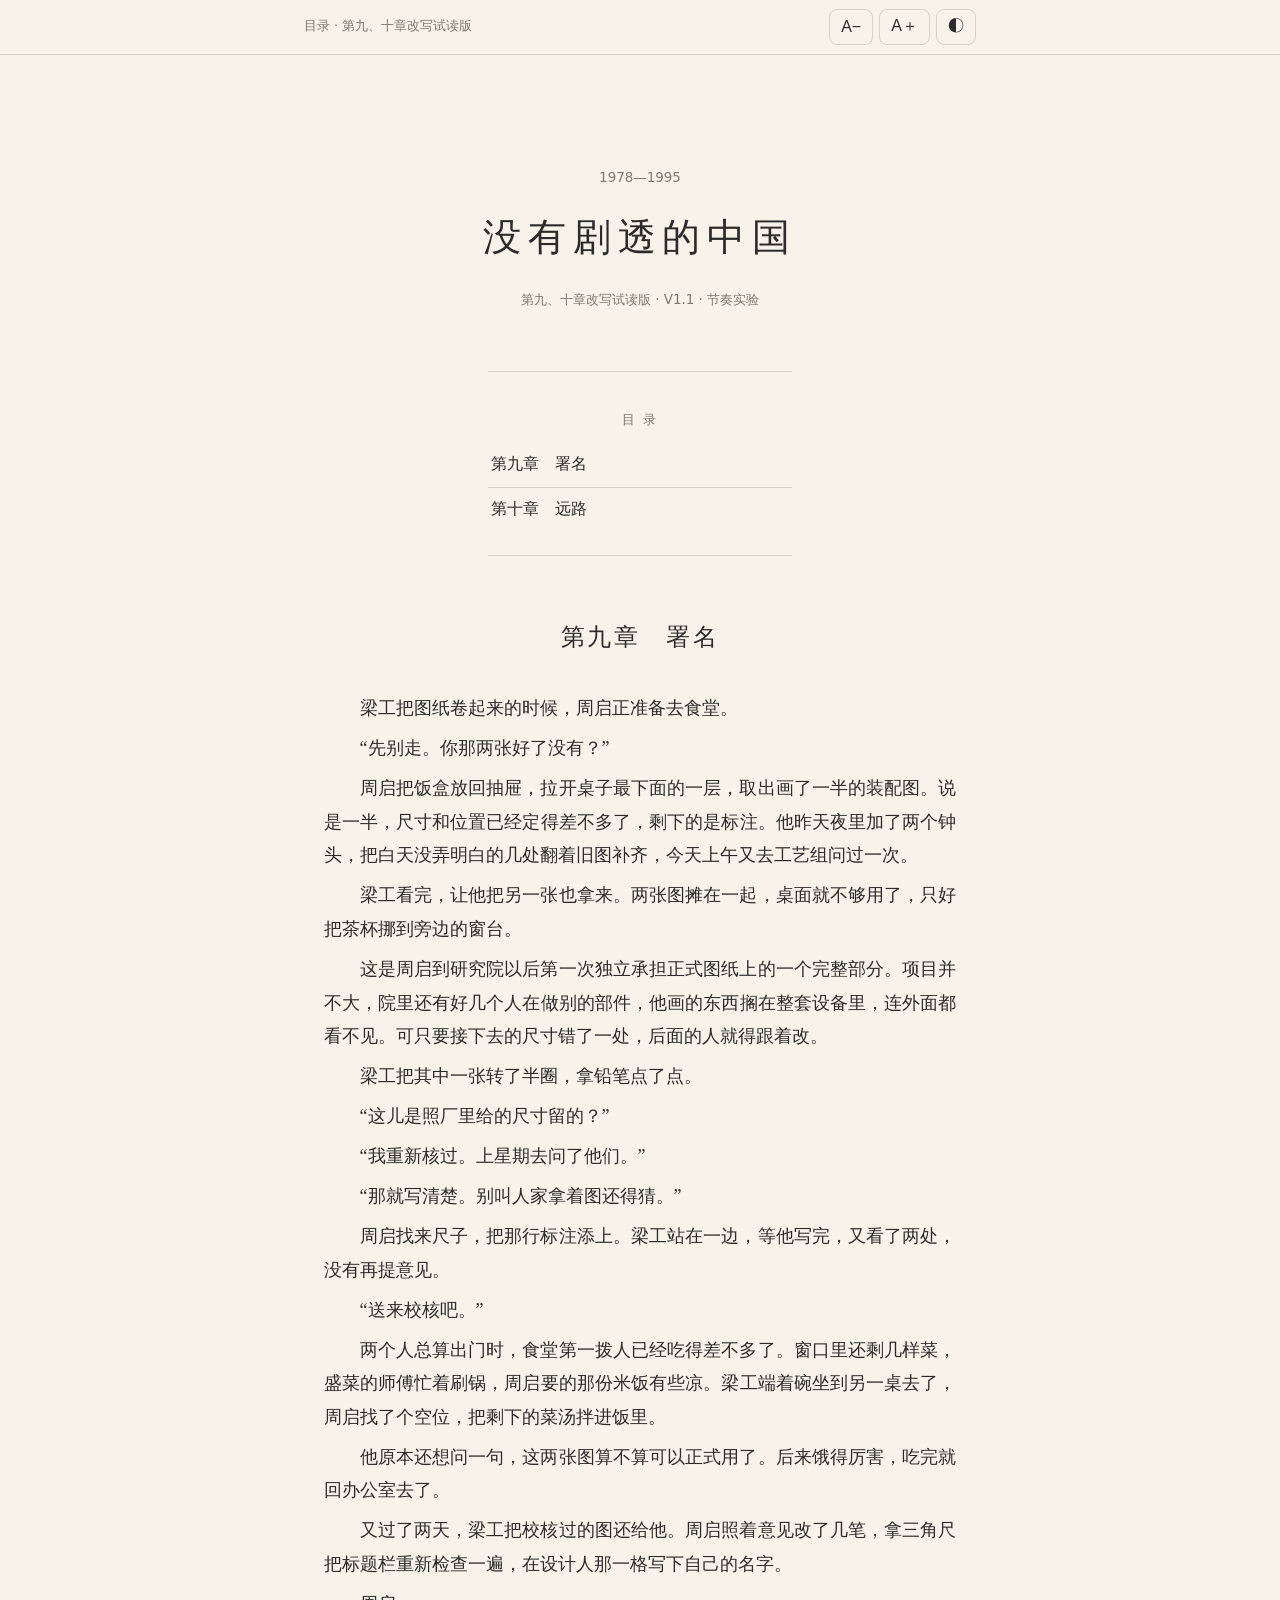
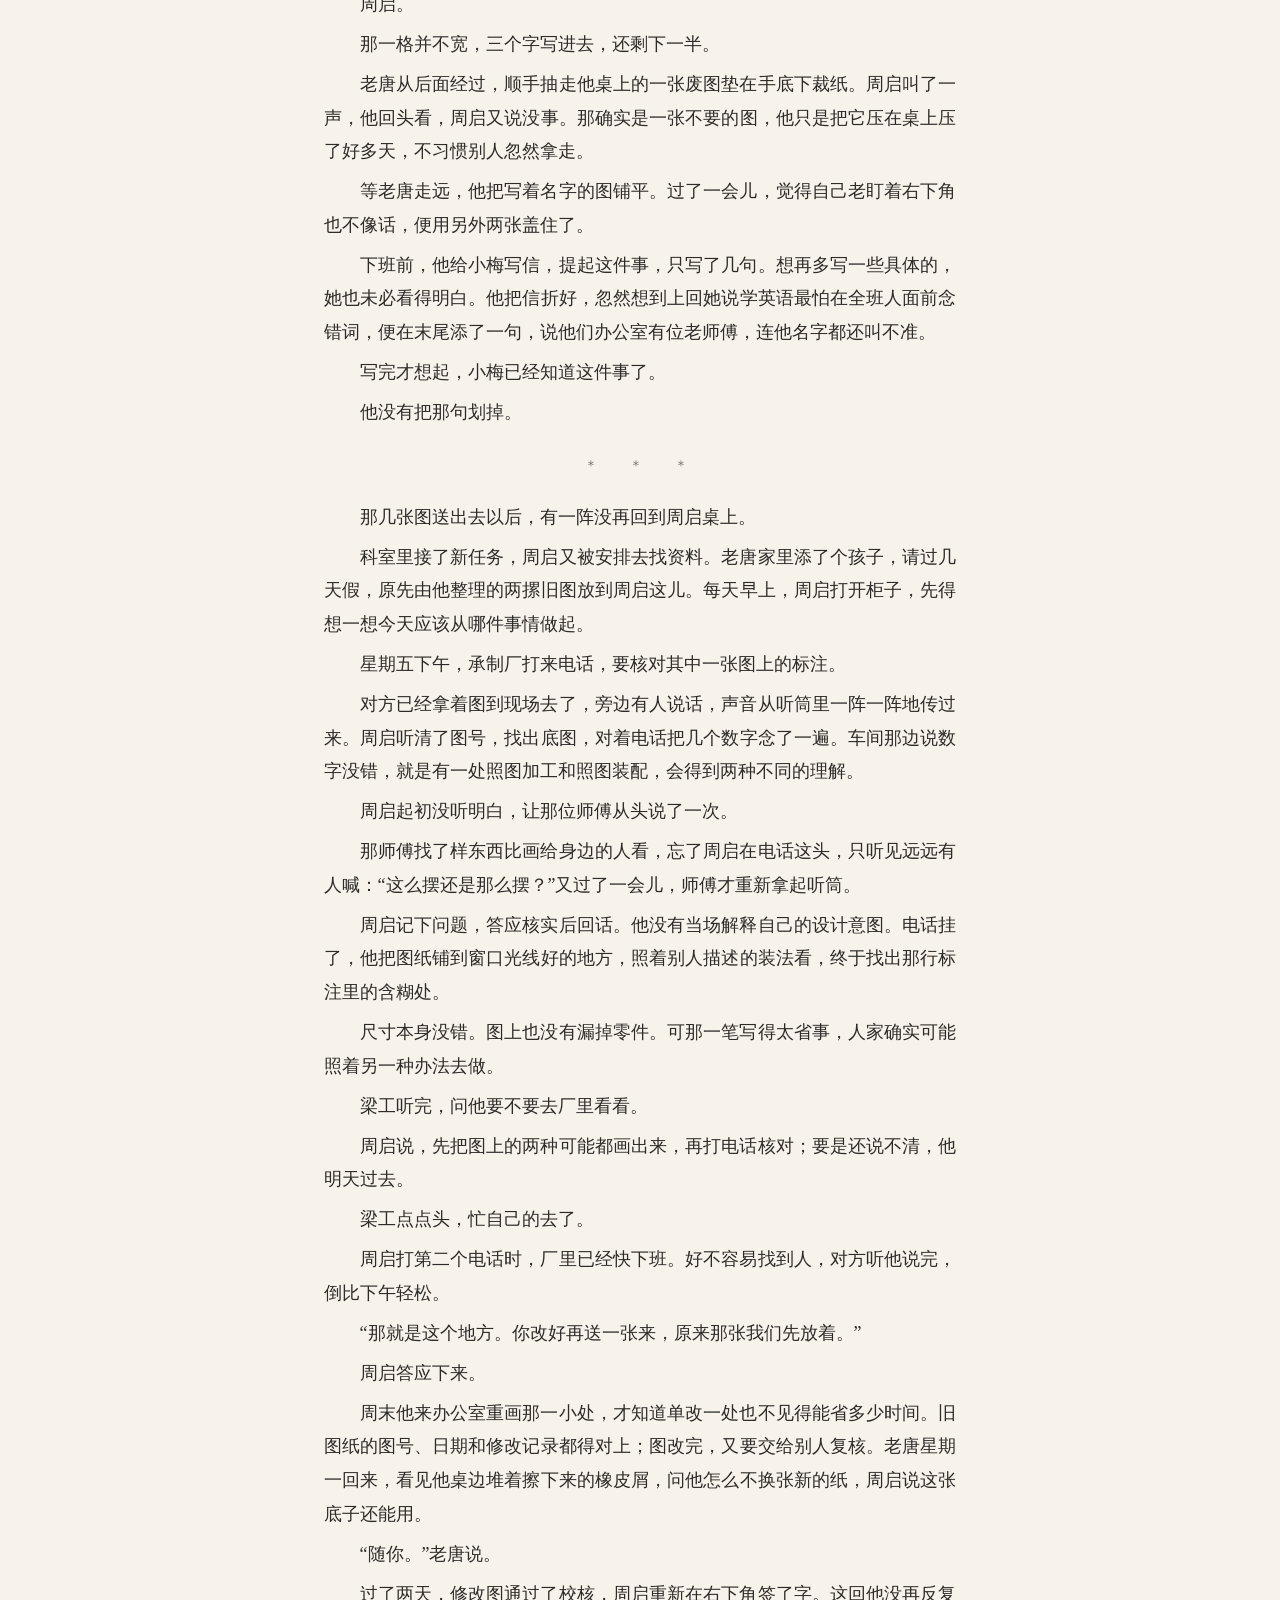
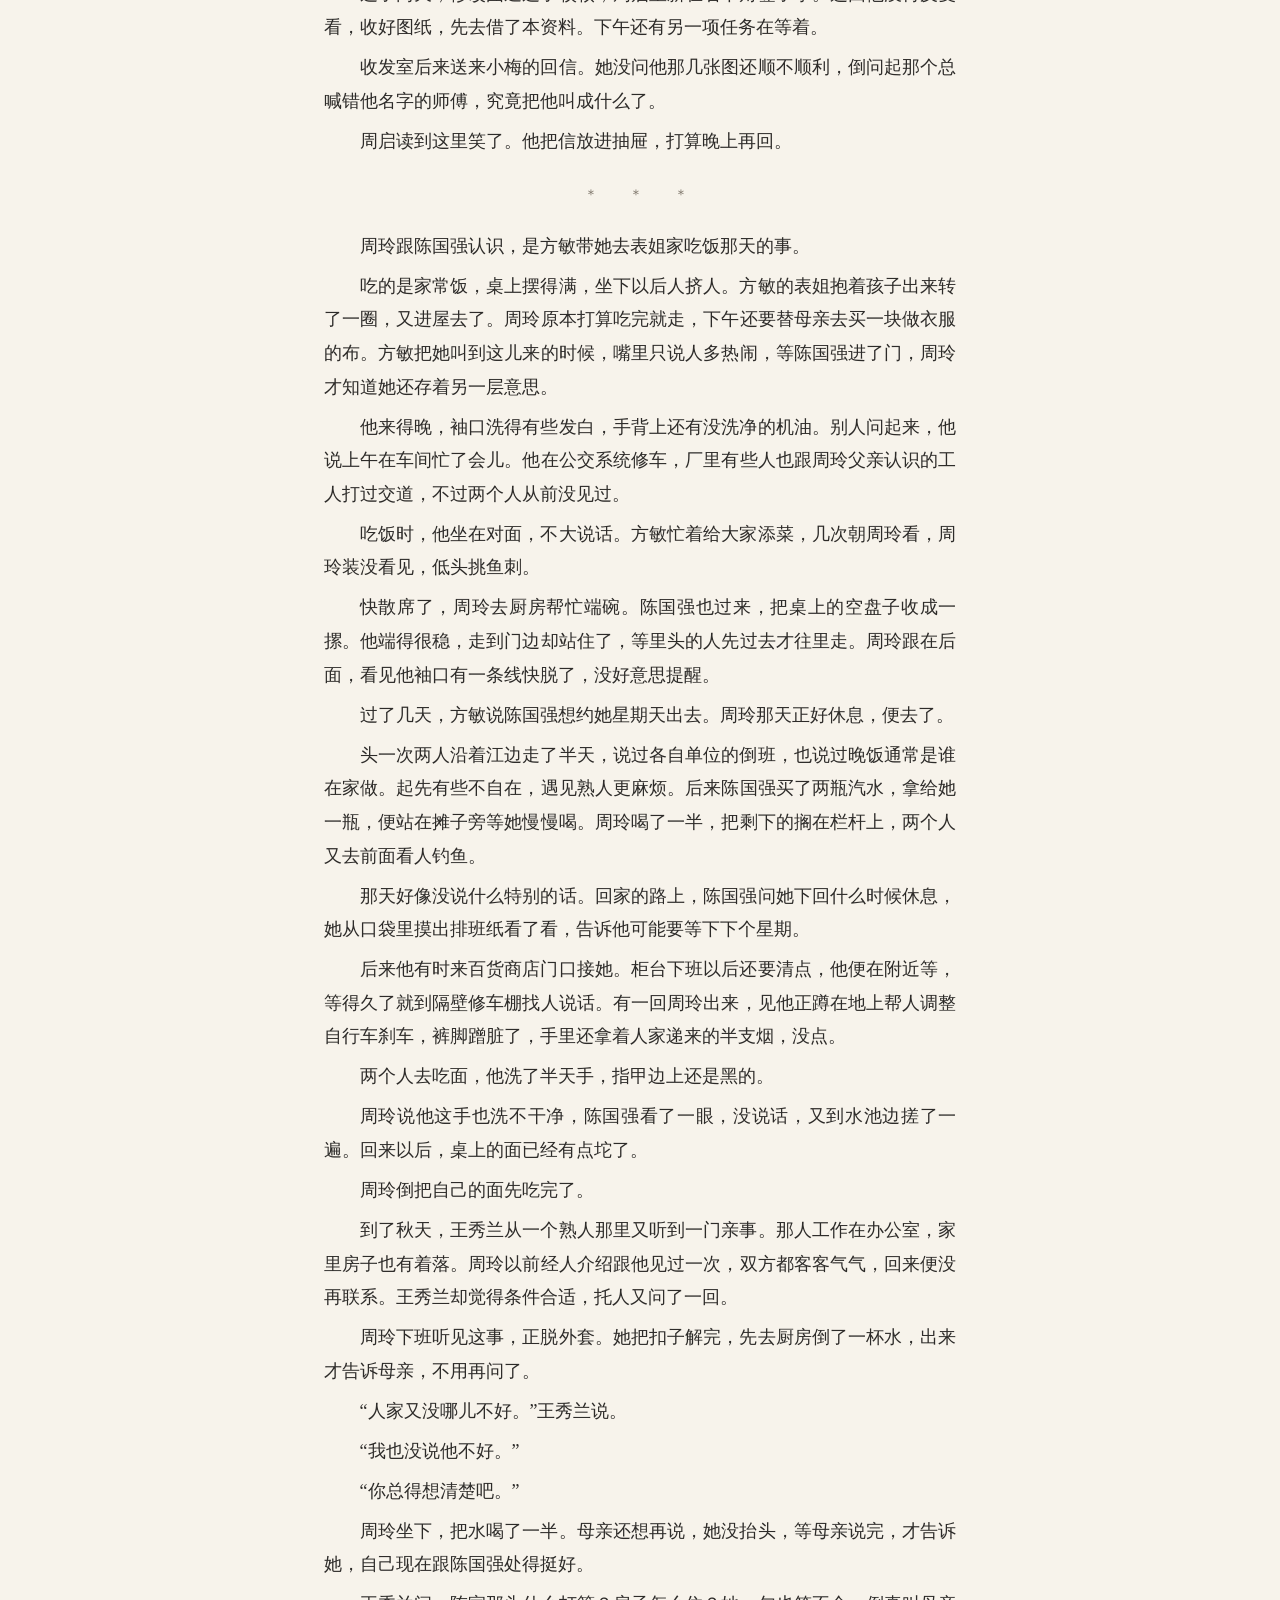
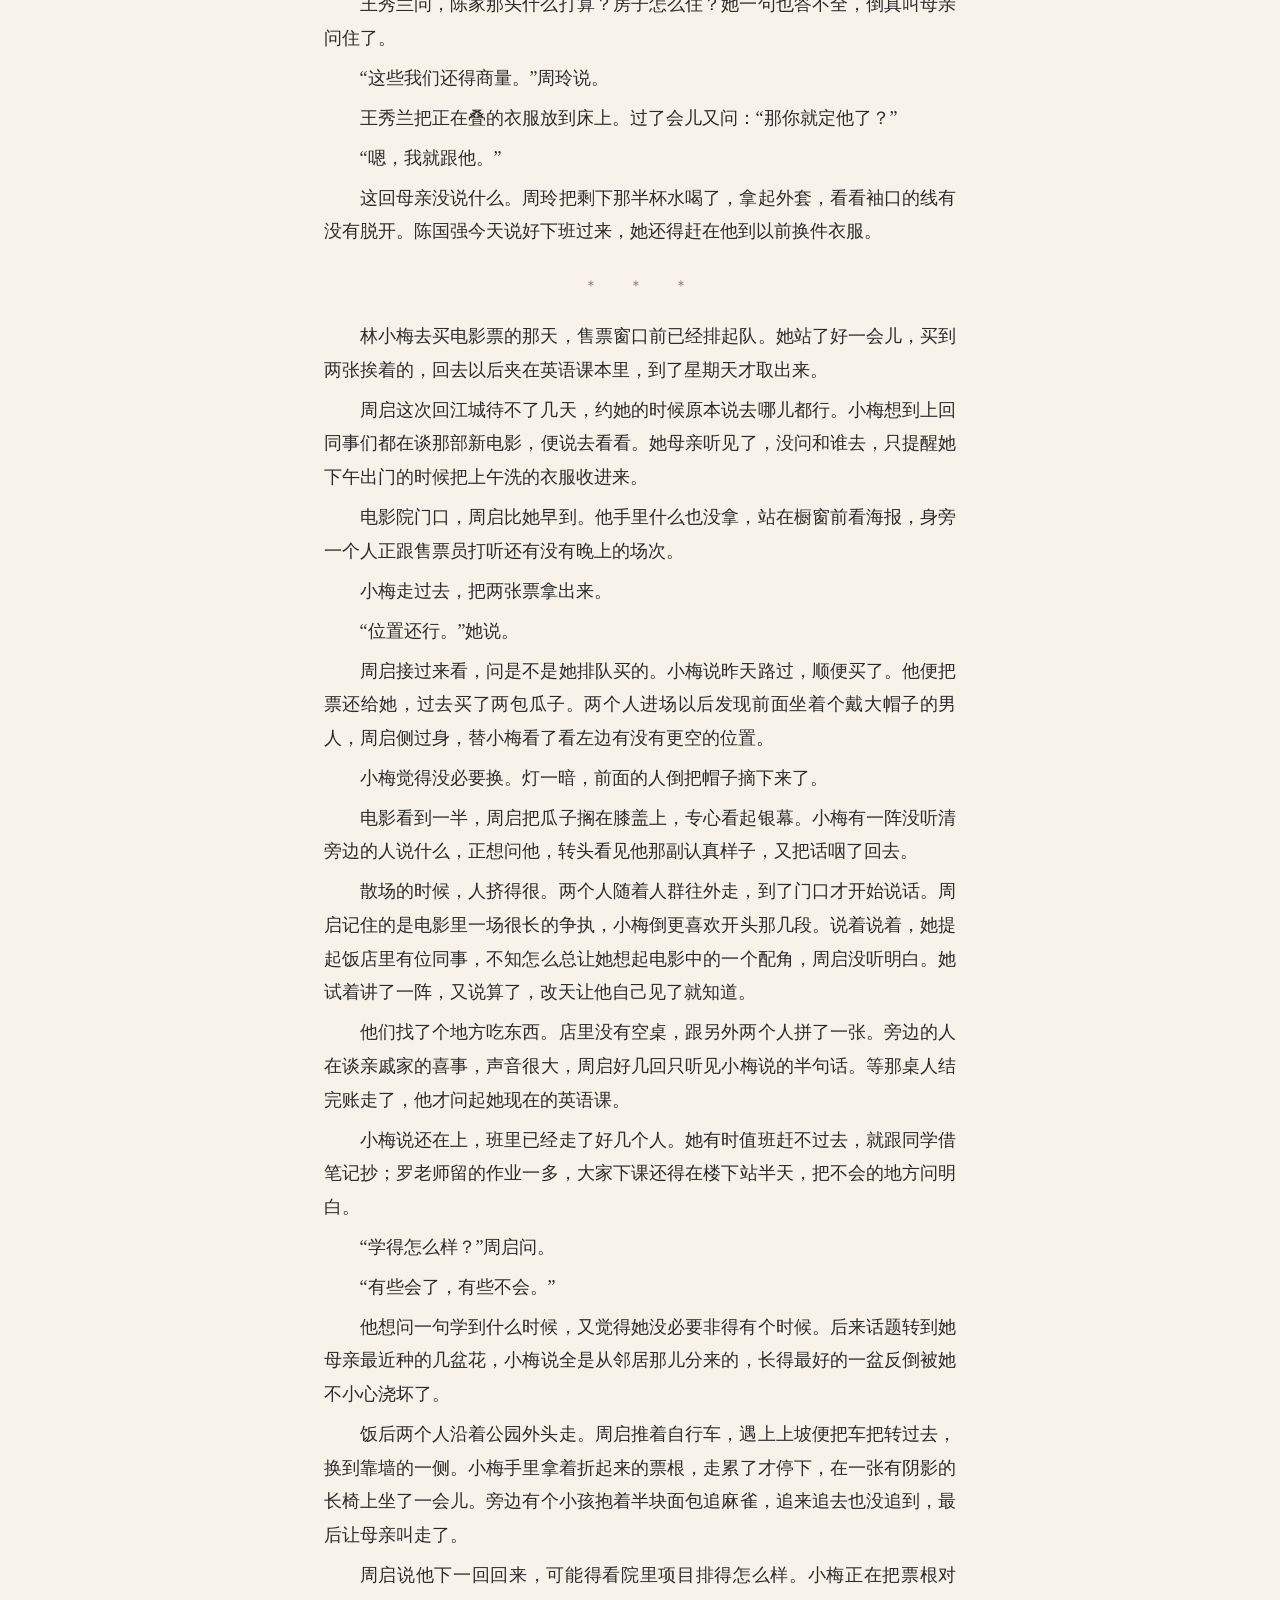
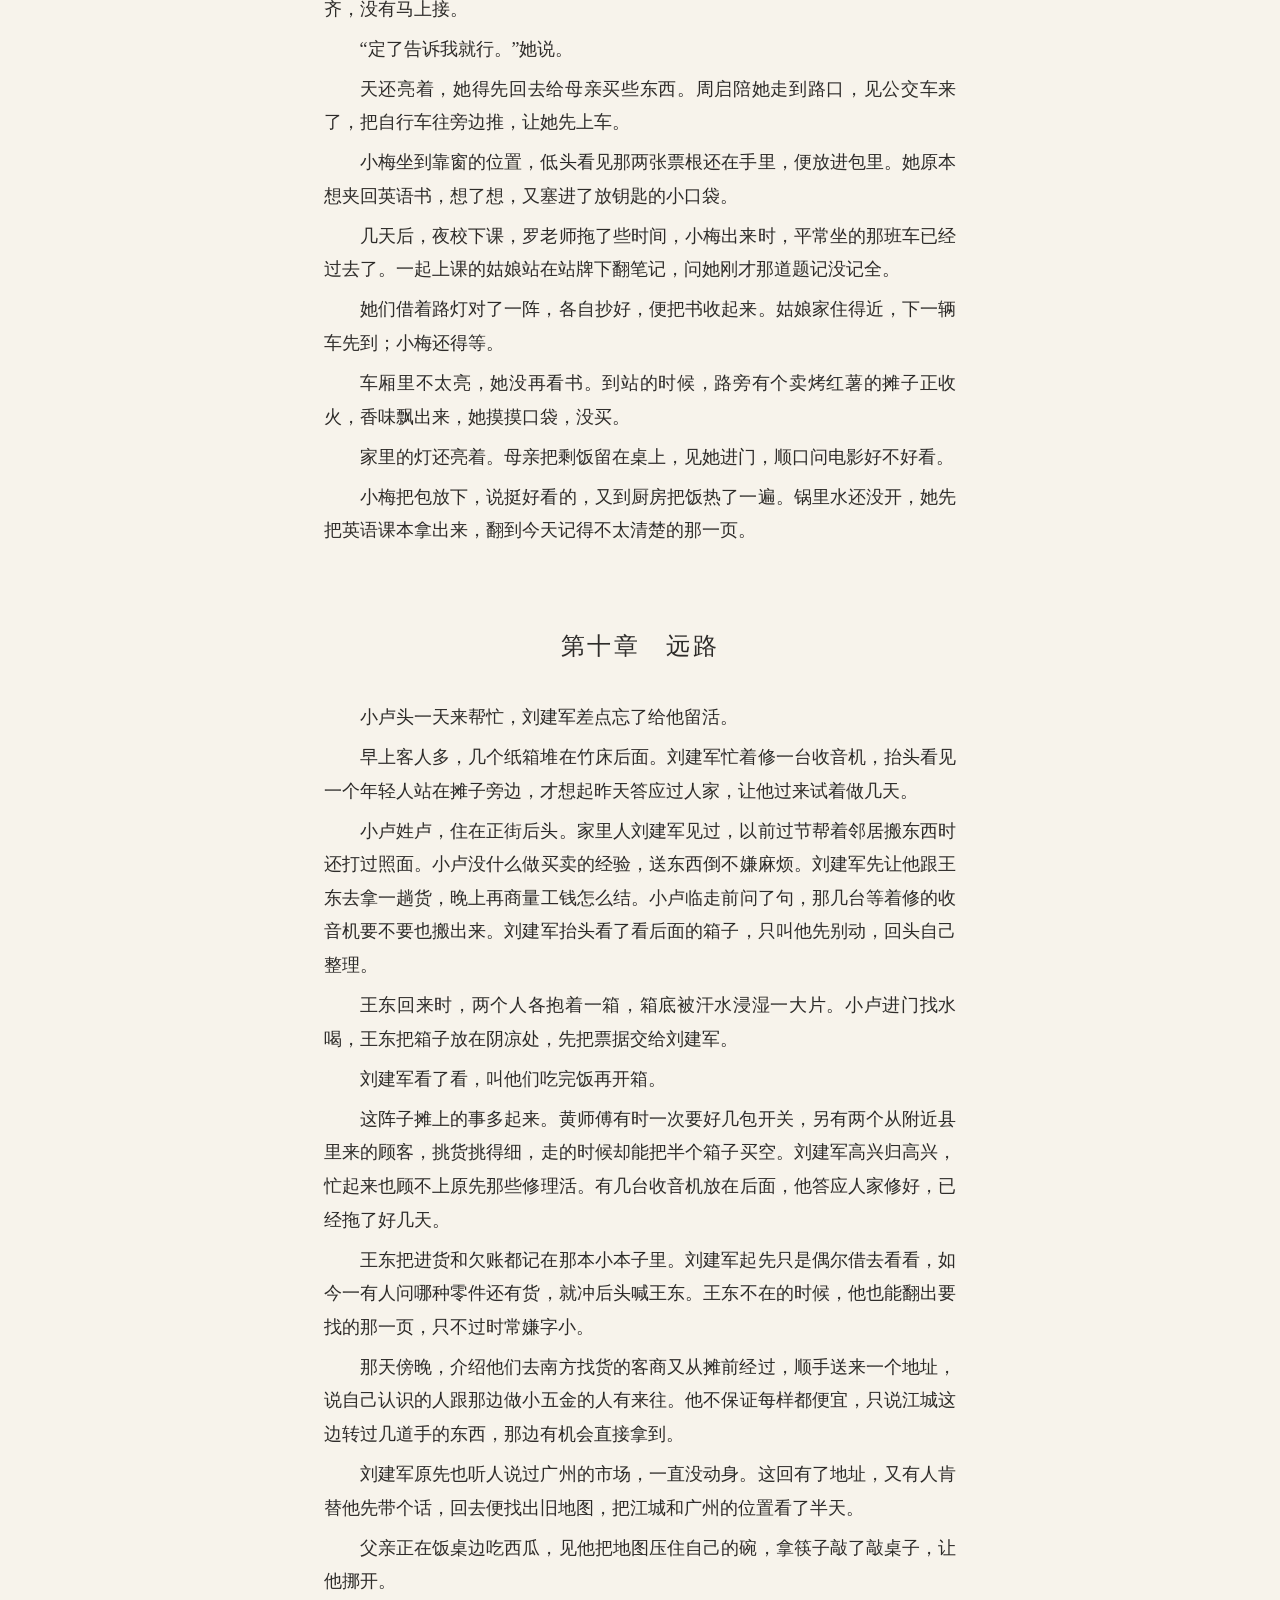
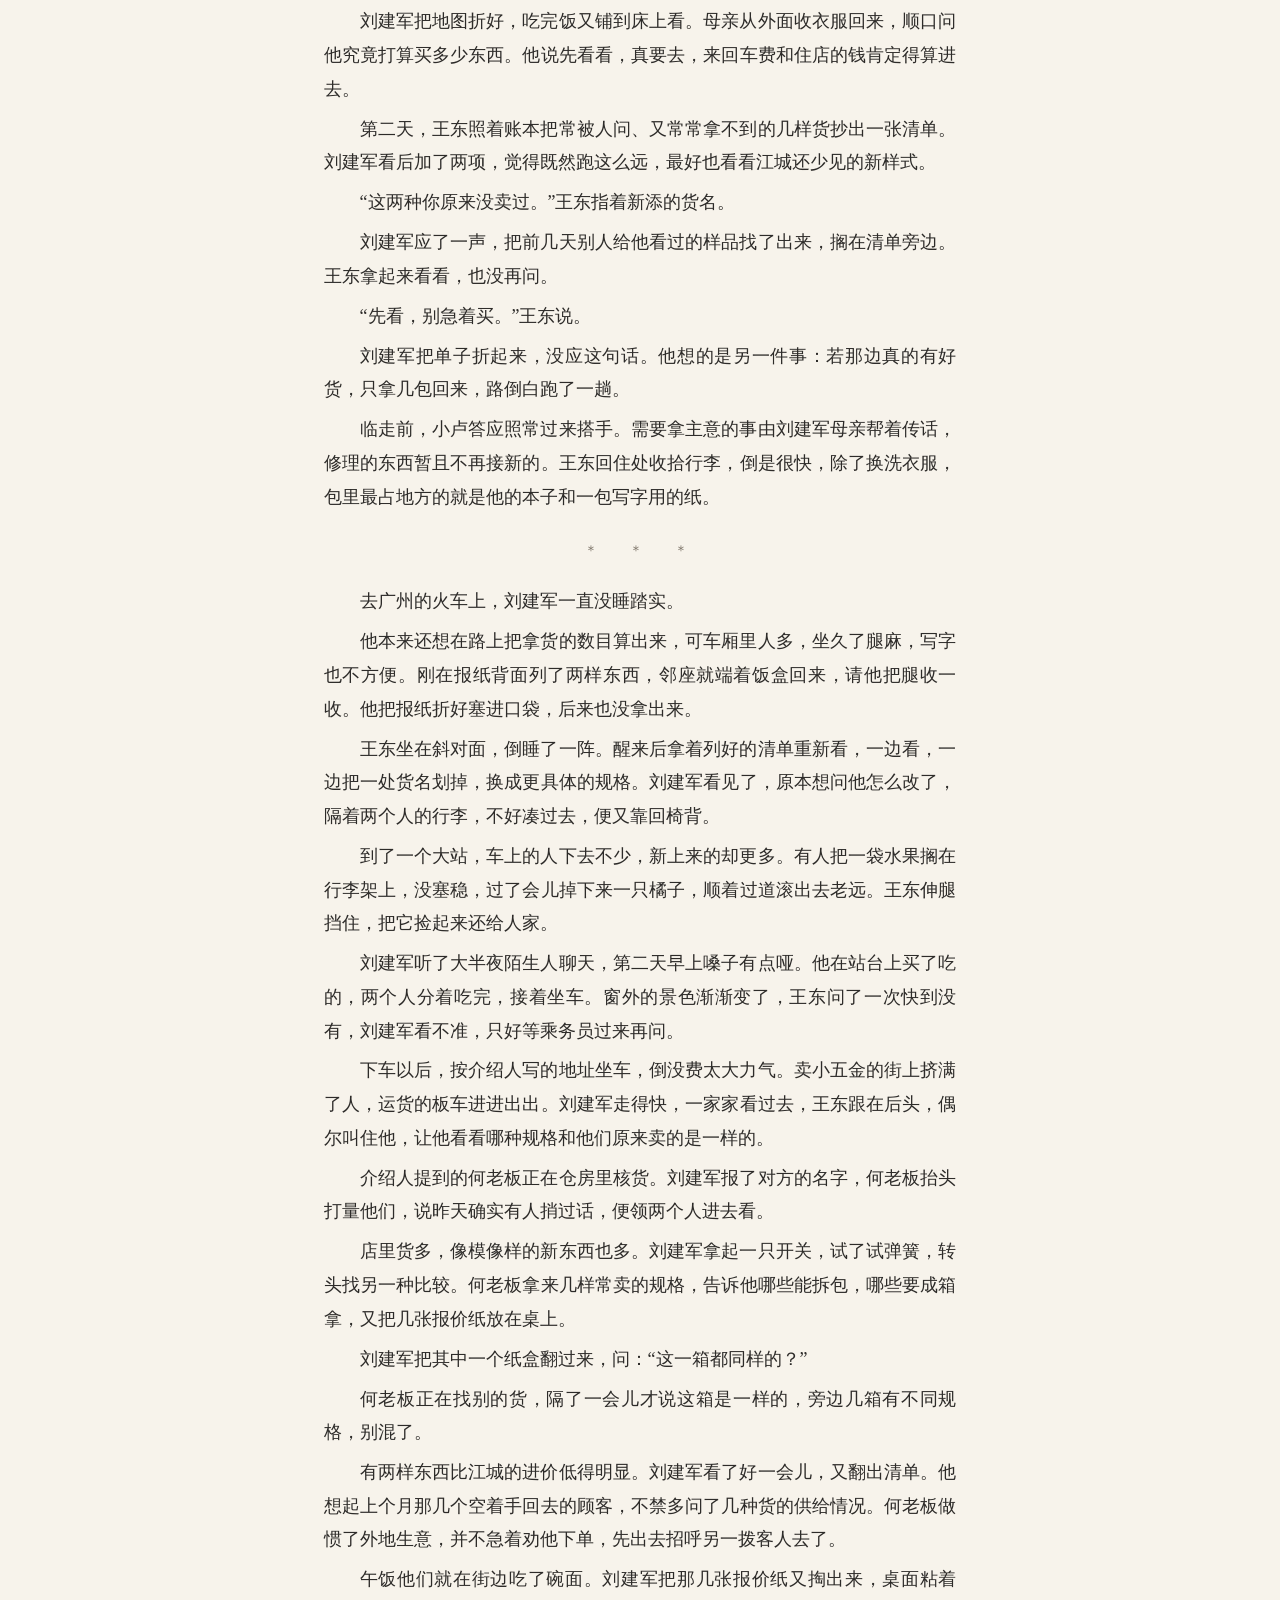
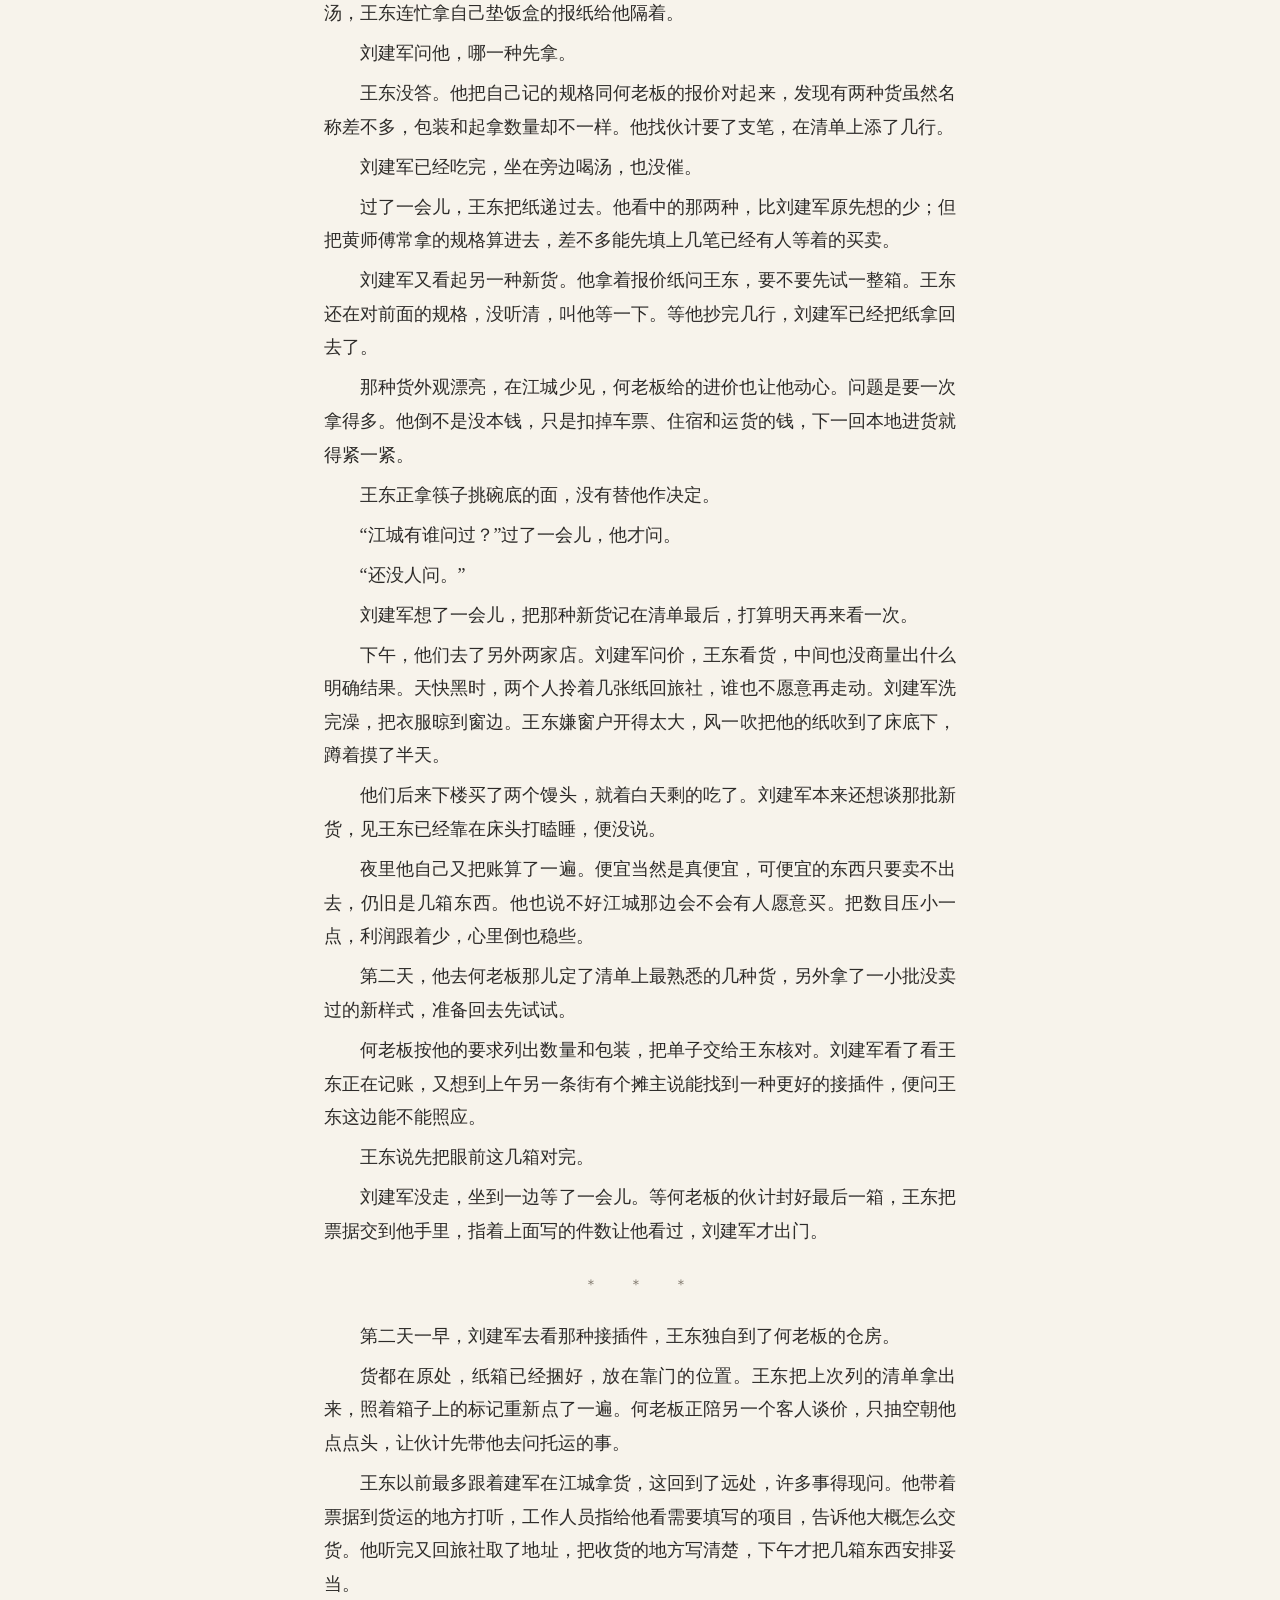
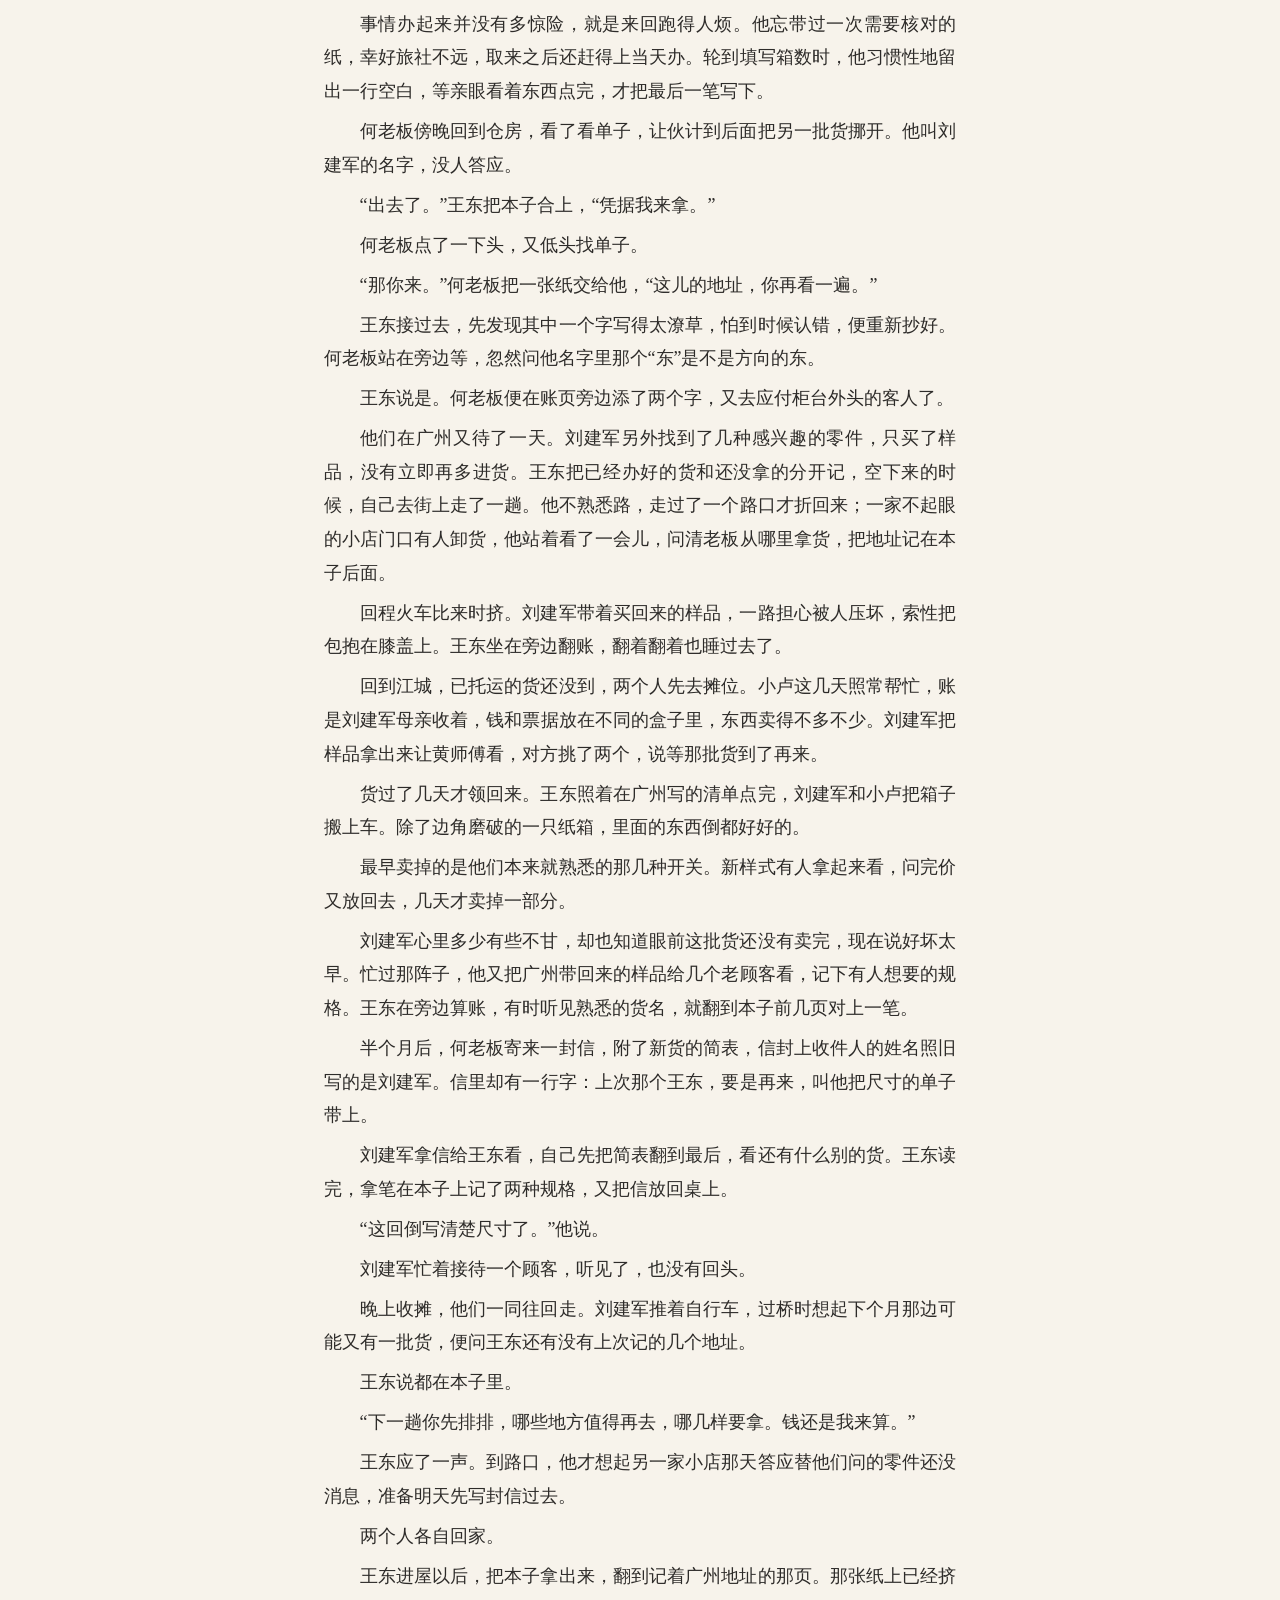
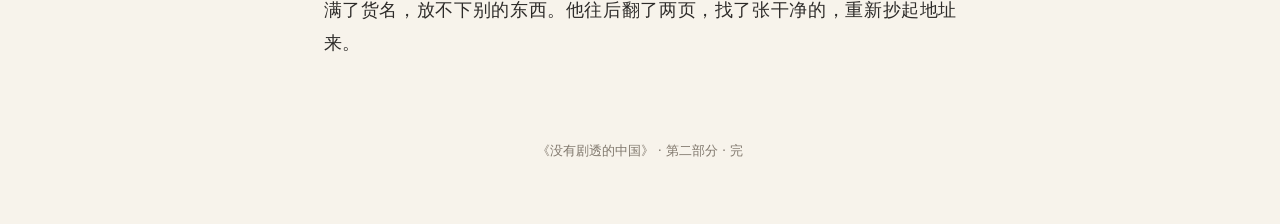
<file: exports/no-spoilers-china-ch09-ch10-rhythm-trial-mobile.html>
<!doctype html>
<html lang="zh-CN"><head><meta charset="utf-8"/>
<meta name="viewport" content="width=device-width,initial-scale=1,viewport-fit=cover"/>
<title>没有剧透的中国｜第九、十章改写试读版</title>
<style>
:root { --paper:#f7f3eb; --text:#2d2b29; --muted:#80786d;
        --line:#d9d1c5; --font-size:18px; --content:42rem; }
@media(prefers-color-scheme:dark) {
 :root:not([data-theme="light"]) { --paper:#1c1c1b; --text:#e8e0d4;
                                    --muted:#b5a99c; --line:#3c3935; }
}
:root[data-theme="dark"] { --paper:#1c1c1b; --text:#e8e0d4;
                            --muted:#b5a99c; --line:#3c3935; }
* { box-sizing:border-box; }
html { scroll-behavior:smooth; }
body { background:var(--paper);color:var(--text); margin:0;
       font-family:"Source Han Serif SC","Noto Serif CJK SC","Songti SC",
                   "STSong",serif; }
.reader-tools { font-family:system-ui,sans-serif; position:sticky;top:0;z-index:9;
 background:var(--paper);border-bottom:1px solid var(--line);
 display:flex;gap:.5rem;align-items:center;justify-content:space-between;
 padding:.55rem max(1rem,calc((100vw - 42rem)/2)); }
.reader-tools a { font-size:.8rem;color:var(--muted);text-decoration:none; }
.actions { display:flex;gap:.35rem; }
button { border:1px solid var(--line);border-radius:.5rem;background:transparent;
 color:var(--text);padding:.3rem .7rem;font-size:1rem;min-height:36px;cursor:pointer; }
main { max-width:var(--content);padding:1.1rem 1.22rem 4rem;margin:auto; }
.book-cover { text-align:center;padding:9vh 0 2rem; }
.book-cover h1 { font-weight:500;letter-spacing:.18em;font-size:clamp(1.7rem,6vw,2.35rem); }
.subtitle,.muted { color:var(--muted);font: .84rem/1.6 system-ui,sans-serif; }
.contents { max-width:19rem;margin:1rem auto 7vh;padding:1.5rem 0;
            border-top:1px solid var(--line);border-bottom:1px solid var(--line); }
.contents h2 { font:500 .8rem/2 system-ui,sans-serif;letter-spacing:.15em;
               text-align:center;color:var(--muted); }
.contents ol { list-style:none;padding:0;margin:0; }
.contents li { border-bottom:1px solid var(--line); }
.contents li:last-child { border:0; }
.contents a { display:block;color:var(--text);text-decoration:none;padding:.7rem .2rem; }
.chapter { margin:0 0 5rem;scroll-margin-top:5rem; }
.chapter h2 { text-align:center;font-size:1.48rem;letter-spacing:.1em;
              font-weight:500;line-height:1.6;margin:1rem 0 2.2rem; }
.prose { font-size:var(--font-size);line-height:1.87;
         overflow-wrap:break-word;word-break:normal; }
.prose p { text-align:justify;text-indent:2em;margin:0 0 .35em; }
.prose .scene { text-align:center;text-indent:0;letter-spacing:.6em;
               font-size:.78em;margin:1.6em 0;color:var(--muted); }
footer { text-align:center;color:var(--muted);font:.8rem/1.5 system-ui,sans-serif; }
@media(max-width:500px) { main { padding:.65rem 1.2rem 4rem; }
 .book-cover {padding:6vh 0 1rem;} .chapter h2 {margin-top:.5rem;} }
</style></head><body>
<header class="reader-tools"><a href="#home">目录 · 第九、十章改写试读版</a>
<div class="actions">
<button id="smaller" aria-label="缩小字号">A−</button>
<button id="larger" aria-label="放大字号">A＋</button>
<button id="theme" aria-label="切换明暗主题">◐</button>
</div></header>
<main id="home"><div class="book-cover"><p class="subtitle">1978—1995</p>
<h1>没有剧透的中国</h1><p class="subtitle">第九、十章改写试读版 · V1.1 · 节奏实验</p></div>
<nav class="contents" aria-label="章节目录"><h2>目 录</h2><ol><li><a href="#ch09">第九章　署名</a></li>
<li><a href="#ch10">第十章　远路</a></li></ol></nav>
<section class="chapter" id="ch09"><h2>第九章　署名</h2><div class="prose"><p>梁工把图纸卷起来的时候，周启正准备去食堂。</p>
<p>“先别走。你那两张好了没有？”</p>
<p>周启把饭盒放回抽屉，拉开桌子最下面的一层，取出画了一半的装配图。说是一半，尺寸和位置已经定得差不多了，剩下的是标注。他昨天夜里加了两个钟头，把白天没弄明白的几处翻着旧图补齐，今天上午又去工艺组问过一次。</p>
<p>梁工看完，让他把另一张也拿来。两张图摊在一起，桌面就不够用了，只好把茶杯挪到旁边的窗台。</p>
<p>这是周启到研究院以后第一次独立承担正式图纸上的一个完整部分。项目并不大，院里还有好几个人在做别的部件，他画的东西搁在整套设备里，连外面都看不见。可只要接下去的尺寸错了一处，后面的人就得跟着改。</p>
<p>梁工把其中一张转了半圈，拿铅笔点了点。</p>
<p>“这儿是照厂里给的尺寸留的？”</p>
<p>“我重新核过。上星期去问了他们。”</p>
<p>“那就写清楚。别叫人家拿着图还得猜。”</p>
<p>周启找来尺子，把那行标注添上。梁工站在一边，等他写完，又看了两处，没有再提意见。</p>
<p>“送来校核吧。”</p>
<p>两个人总算出门时，食堂第一拨人已经吃得差不多了。窗口里还剩几样菜，盛菜的师傅忙着刷锅，周启要的那份米饭有些凉。梁工端着碗坐到另一桌去了，周启找了个空位，把剩下的菜汤拌进饭里。</p>
<p>他原本还想问一句，这两张图算不算可以正式用了。后来饿得厉害，吃完就回办公室去了。</p>
<p>又过了两天，梁工把校核过的图还给他。周启照着意见改了几笔，拿三角尺把标题栏重新检查一遍，在设计人那一格写下自己的名字。</p>
<p>周启。</p>
<p>那一格并不宽，三个字写进去，还剩下一半。</p>
<p>老唐从后面经过，顺手抽走他桌上的一张废图垫在手底下裁纸。周启叫了一声，他回头看，周启又说没事。那确实是一张不要的图，他只是把它压在桌上压了好多天，不习惯别人忽然拿走。</p>
<p>等老唐走远，他把写着名字的图铺平。过了一会儿，觉得自己老盯着右下角也不像话，便用另外两张盖住了。</p>
<p>下班前，他给小梅写信，提起这件事，只写了几句。想再多写一些具体的，她也未必看得明白。他把信折好，忽然想到上回她说学英语最怕在全班人面前念错词，便在末尾添了一句，说他们办公室有位老师傅，连他名字都还叫不准。</p>
<p>写完才想起，小梅已经知道这件事了。</p>
<p>他没有把那句划掉。</p>
<p class="scene" role="separator" aria-label="场景间隔">＊　＊　＊</p>
<p>那几张图送出去以后，有一阵没再回到周启桌上。</p>
<p>科室里接了新任务，周启又被安排去找资料。老唐家里添了个孩子，请过几天假，原先由他整理的两摞旧图放到周启这儿。每天早上，周启打开柜子，先得想一想今天应该从哪件事情做起。</p>
<p>星期五下午，承制厂打来电话，要核对其中一张图上的标注。</p>
<p>对方已经拿着图到现场去了，旁边有人说话，声音从听筒里一阵一阵地传过来。周启听清了图号，找出底图，对着电话把几个数字念了一遍。车间那边说数字没错，就是有一处照图加工和照图装配，会得到两种不同的理解。</p>
<p>周启起初没听明白，让那位师傅从头说了一次。</p>
<p>那师傅找了样东西比画给身边的人看，忘了周启在电话这头，只听见远远有人喊：“这么摆还是那么摆？”又过了一会儿，师傅才重新拿起听筒。</p>
<p>周启记下问题，答应核实后回话。他没有当场解释自己的设计意图。电话挂了，他把图纸铺到窗口光线好的地方，照着别人描述的装法看，终于找出那行标注里的含糊处。</p>
<p>尺寸本身没错。图上也没有漏掉零件。可那一笔写得太省事，人家确实可能照着另一种办法去做。</p>
<p>梁工听完，问他要不要去厂里看看。</p>
<p>周启说，先把图上的两种可能都画出来，再打电话核对；要是还说不清，他明天过去。</p>
<p>梁工点点头，忙自己的去了。</p>
<p>周启打第二个电话时，厂里已经快下班。好不容易找到人，对方听他说完，倒比下午轻松。</p>
<p>“那就是这个地方。你改好再送一张来，原来那张我们先放着。”</p>
<p>周启答应下来。</p>
<p>周末他来办公室重画那一小处，才知道单改一处也不见得能省多少时间。旧图纸的图号、日期和修改记录都得对上；图改完，又要交给别人复核。老唐星期一回来，看见他桌边堆着擦下来的橡皮屑，问他怎么不换张新的纸，周启说这张底子还能用。</p>
<p>“随你。”老唐说。</p>
<p>过了两天，修改图通过了校核，周启重新在右下角签了字。这回他没再反复看，收好图纸，先去借了本资料。下午还有另一项任务在等着。</p>
<p>收发室后来送来小梅的回信。她没问他那几张图还顺不顺利，倒问起那个总喊错他名字的师傅，究竟把他叫成什么了。</p>
<p>周启读到这里笑了。他把信放进抽屉，打算晚上再回。</p>
<p class="scene" role="separator" aria-label="场景间隔">＊　＊　＊</p>
<p>周玲跟陈国强认识，是方敏带她去表姐家吃饭那天的事。</p>
<p>吃的是家常饭，桌上摆得满，坐下以后人挤人。方敏的表姐抱着孩子出来转了一圈，又进屋去了。周玲原本打算吃完就走，下午还要替母亲去买一块做衣服的布。方敏把她叫到这儿来的时候，嘴里只说人多热闹，等陈国强进了门，周玲才知道她还存着另一层意思。</p>
<p>他来得晚，袖口洗得有些发白，手背上还有没洗净的机油。别人问起来，他说上午在车间忙了会儿。他在公交系统修车，厂里有些人也跟周玲父亲认识的工人打过交道，不过两个人从前没见过。</p>
<p>吃饭时，他坐在对面，不大说话。方敏忙着给大家添菜，几次朝周玲看，周玲装没看见，低头挑鱼刺。</p>
<p>快散席了，周玲去厨房帮忙端碗。陈国强也过来，把桌上的空盘子收成一摞。他端得很稳，走到门边却站住了，等里头的人先过去才往里走。周玲跟在后面，看见他袖口有一条线快脱了，没好意思提醒。</p>
<p>过了几天，方敏说陈国强想约她星期天出去。周玲那天正好休息，便去了。</p>
<p>头一次两人沿着江边走了半天，说过各自单位的倒班，也说过晚饭通常是谁在家做。起先有些不自在，遇见熟人更麻烦。后来陈国强买了两瓶汽水，拿给她一瓶，便站在摊子旁等她慢慢喝。周玲喝了一半，把剩下的搁在栏杆上，两个人又去前面看人钓鱼。</p>
<p>那天好像没说什么特别的话。回家的路上，陈国强问她下回什么时候休息，她从口袋里摸出排班纸看了看，告诉他可能要等下下个星期。</p>
<p>后来他有时来百货商店门口接她。柜台下班以后还要清点，他便在附近等，等得久了就到隔壁修车棚找人说话。有一回周玲出来，见他正蹲在地上帮人调整自行车刹车，裤脚蹭脏了，手里还拿着人家递来的半支烟，没点。</p>
<p>两个人去吃面，他洗了半天手，指甲边上还是黑的。</p>
<p>周玲说他这手也洗不干净，陈国强看了一眼，没说话，又到水池边搓了一遍。回来以后，桌上的面已经有点坨了。</p>
<p>周玲倒把自己的面先吃完了。</p>
<p>到了秋天，王秀兰从一个熟人那里又听到一门亲事。那人工作在办公室，家里房子也有着落。周玲以前经人介绍跟他见过一次，双方都客客气气，回来便没再联系。王秀兰却觉得条件合适，托人又问了一回。</p>
<p>周玲下班听见这事，正脱外套。她把扣子解完，先去厨房倒了一杯水，出来才告诉母亲，不用再问了。</p>
<p>“人家又没哪儿不好。”王秀兰说。</p>
<p>“我也没说他不好。”</p>
<p>“你总得想清楚吧。”</p>
<p>周玲坐下，把水喝了一半。母亲还想再说，她没抬头，等母亲说完，才告诉她，自己现在跟陈国强处得挺好。</p>
<p>王秀兰问，陈家那头什么打算？房子怎么住？她一句也答不全，倒真叫母亲问住了。</p>
<p>“这些我们还得商量。”周玲说。</p>
<p>王秀兰把正在叠的衣服放到床上。过了会儿又问：“那你就定他了？”</p>
<p>“嗯，我就跟他。”</p>
<p>这回母亲没说什么。周玲把剩下那半杯水喝了，拿起外套，看看袖口的线有没有脱开。陈国强今天说好下班过来，她还得赶在他到以前换件衣服。</p>
<p class="scene" role="separator" aria-label="场景间隔">＊　＊　＊</p>
<p>林小梅去买电影票的那天，售票窗口前已经排起队。她站了好一会儿，买到两张挨着的，回去以后夹在英语课本里，到了星期天才取出来。</p>
<p>周启这次回江城待不了几天，约她的时候原本说去哪儿都行。小梅想到上回同事们都在谈那部新电影，便说去看看。她母亲听见了，没问和谁去，只提醒她下午出门的时候把上午洗的衣服收进来。</p>
<p>电影院门口，周启比她早到。他手里什么也没拿，站在橱窗前看海报，身旁一个人正跟售票员打听还有没有晚上的场次。</p>
<p>小梅走过去，把两张票拿出来。</p>
<p>“位置还行。”她说。</p>
<p>周启接过来看，问是不是她排队买的。小梅说昨天路过，顺便买了。他便把票还给她，过去买了两包瓜子。两个人进场以后发现前面坐着个戴大帽子的男人，周启侧过身，替小梅看了看左边有没有更空的位置。</p>
<p>小梅觉得没必要换。灯一暗，前面的人倒把帽子摘下来了。</p>
<p>电影看到一半，周启把瓜子搁在膝盖上，专心看起银幕。小梅有一阵没听清旁边的人说什么，正想问他，转头看见他那副认真样子，又把话咽了回去。</p>
<p>散场的时候，人挤得很。两个人随着人群往外走，到了门口才开始说话。周启记住的是电影里一场很长的争执，小梅倒更喜欢开头那几段。说着说着，她提起饭店里有位同事，不知怎么总让她想起电影中的一个配角，周启没听明白。她试着讲了一阵，又说算了，改天让他自己见了就知道。</p>
<p>他们找了个地方吃东西。店里没有空桌，跟另外两个人拼了一张。旁边的人在谈亲戚家的喜事，声音很大，周启好几回只听见小梅说的半句话。等那桌人结完账走了，他才问起她现在的英语课。</p>
<p>小梅说还在上，班里已经走了好几个人。她有时值班赶不过去，就跟同学借笔记抄；罗老师留的作业一多，大家下课还得在楼下站半天，把不会的地方问明白。</p>
<p>“学得怎么样？”周启问。</p>
<p>“有些会了，有些不会。”</p>
<p>他想问一句学到什么时候，又觉得她没必要非得有个时候。后来话题转到她母亲最近种的几盆花，小梅说全是从邻居那儿分来的，长得最好的一盆反倒被她不小心浇坏了。</p>
<p>饭后两个人沿着公园外头走。周启推着自行车，遇上上坡便把车把转过去，换到靠墙的一侧。小梅手里拿着折起来的票根，走累了才停下，在一张有阴影的长椅上坐了一会儿。旁边有个小孩抱着半块面包追麻雀，追来追去也没追到，最后让母亲叫走了。</p>
<p>周启说他下一回回来，可能得看院里项目排得怎么样。小梅正在把票根对齐，没有马上接。</p>
<p>“定了告诉我就行。”她说。</p>
<p>天还亮着，她得先回去给母亲买些东西。周启陪她走到路口，见公交车来了，把自行车往旁边推，让她先上车。</p>
<p>小梅坐到靠窗的位置，低头看见那两张票根还在手里，便放进包里。她原本想夹回英语书，想了想，又塞进了放钥匙的小口袋。</p>
<p>几天后，夜校下课，罗老师拖了些时间，小梅出来时，平常坐的那班车已经过去了。一起上课的姑娘站在站牌下翻笔记，问她刚才那道题记没记全。</p>
<p>她们借着路灯对了一阵，各自抄好，便把书收起来。姑娘家住得近，下一辆车先到；小梅还得等。</p>
<p>车厢里不太亮，她没再看书。到站的时候，路旁有个卖烤红薯的摊子正收火，香味飘出来，她摸摸口袋，没买。</p>
<p>家里的灯还亮着。母亲把剩饭留在桌上，见她进门，顺口问电影好不好看。</p>
<p>小梅把包放下，说挺好看的，又到厨房把饭热了一遍。锅里水还没开，她先把英语课本拿出来，翻到今天记得不太清楚的那一页。</p></div></section>
<section class="chapter" id="ch10"><h2>第十章　远路</h2><div class="prose"><p>小卢头一天来帮忙，刘建军差点忘了给他留活。</p>
<p>早上客人多，几个纸箱堆在竹床后面。刘建军忙着修一台收音机，抬头看见一个年轻人站在摊子旁边，才想起昨天答应过人家，让他过来试着做几天。</p>
<p>小卢姓卢，住在正街后头。家里人刘建军见过，以前过节帮着邻居搬东西时还打过照面。小卢没什么做买卖的经验，送东西倒不嫌麻烦。刘建军先让他跟王东去拿一趟货，晚上再商量工钱怎么结。小卢临走前问了句，那几台等着修的收音机要不要也搬出来。刘建军抬头看了看后面的箱子，只叫他先别动，回头自己整理。</p>
<p>王东回来时，两个人各抱着一箱，箱底被汗水浸湿一大片。小卢进门找水喝，王东把箱子放在阴凉处，先把票据交给刘建军。</p>
<p>刘建军看了看，叫他们吃完饭再开箱。</p>
<p>这阵子摊上的事多起来。黄师傅有时一次要好几包开关，另有两个从附近县里来的顾客，挑货挑得细，走的时候却能把半个箱子买空。刘建军高兴归高兴，忙起来也顾不上原先那些修理活。有几台收音机放在后面，他答应人家修好，已经拖了好几天。</p>
<p>王东把进货和欠账都记在那本小本子里。刘建军起先只是偶尔借去看看，如今一有人问哪种零件还有货，就冲后头喊王东。王东不在的时候，他也能翻出要找的那一页，只不过时常嫌字小。</p>
<p>那天傍晚，介绍他们去南方找货的客商又从摊前经过，顺手送来一个地址，说自己认识的人跟那边做小五金的人有来往。他不保证每样都便宜，只说江城这边转过几道手的东西，那边有机会直接拿到。</p>
<p>刘建军原先也听人说过广州的市场，一直没动身。这回有了地址，又有人肯替他先带个话，回去便找出旧地图，把江城和广州的位置看了半天。</p>
<p>父亲正在饭桌边吃西瓜，见他把地图压住自己的碗，拿筷子敲了敲桌子，让他挪开。</p>
<p>刘建军把地图折好，吃完饭又铺到床上看。母亲从外面收衣服回来，顺口问他究竟打算买多少东西。他说先看看，真要去，来回车费和住店的钱肯定得算进去。</p>
<p>第二天，王东照着账本把常被人问、又常常拿不到的几样货抄出一张清单。刘建军看后加了两项，觉得既然跑这么远，最好也看看江城还少见的新样式。</p>
<p>“这两种你原来没卖过。”王东指着新添的货名。</p>
<p>刘建军应了一声，把前几天别人给他看过的样品找了出来，搁在清单旁边。王东拿起来看看，也没再问。</p>
<p>“先看，别急着买。”王东说。</p>
<p>刘建军把单子折起来，没应这句话。他想的是另一件事：若那边真的有好货，只拿几包回来，路倒白跑了一趟。</p>
<p>临走前，小卢答应照常过来搭手。需要拿主意的事由刘建军母亲帮着传话，修理的东西暂且不再接新的。王东回住处收拾行李，倒是很快，除了换洗衣服，包里最占地方的就是他的本子和一包写字用的纸。</p>
<p class="scene" role="separator" aria-label="场景间隔">＊　＊　＊</p>
<p>去广州的火车上，刘建军一直没睡踏实。</p>
<p>他本来还想在路上把拿货的数目算出来，可车厢里人多，坐久了腿麻，写字也不方便。刚在报纸背面列了两样东西，邻座就端着饭盒回来，请他把腿收一收。他把报纸折好塞进口袋，后来也没拿出来。</p>
<p>王东坐在斜对面，倒睡了一阵。醒来后拿着列好的清单重新看，一边看，一边把一处货名划掉，换成更具体的规格。刘建军看见了，原本想问他怎么改了，隔着两个人的行李，不好凑过去，便又靠回椅背。</p>
<p>到了一个大站，车上的人下去不少，新上来的却更多。有人把一袋水果搁在行李架上，没塞稳，过了会儿掉下来一只橘子，顺着过道滚出去老远。王东伸腿挡住，把它捡起来还给人家。</p>
<p>刘建军听了大半夜陌生人聊天，第二天早上嗓子有点哑。他在站台上买了吃的，两个人分着吃完，接着坐车。窗外的景色渐渐变了，王东问了一次快到没有，刘建军看不准，只好等乘务员过来再问。</p>
<p>下车以后，按介绍人写的地址坐车，倒没费太大力气。卖小五金的街上挤满了人，运货的板车进进出出。刘建军走得快，一家家看过去，王东跟在后头，偶尔叫住他，让他看看哪种规格和他们原来卖的是一样的。</p>
<p>介绍人提到的何老板正在仓房里核货。刘建军报了对方的名字，何老板抬头打量他们，说昨天确实有人捎过话，便领两个人进去看。</p>
<p>店里货多，像模像样的新东西也多。刘建军拿起一只开关，试了试弹簧，转头找另一种比较。何老板拿来几样常卖的规格，告诉他哪些能拆包，哪些要成箱拿，又把几张报价纸放在桌上。</p>
<p>刘建军把其中一个纸盒翻过来，问：“这一箱都同样的？”</p>
<p>何老板正在找别的货，隔了一会儿才说这箱是一样的，旁边几箱有不同规格，别混了。</p>
<p>有两样东西比江城的进价低得明显。刘建军看了好一会儿，又翻出清单。他想起上个月那几个空着手回去的顾客，不禁多问了几种货的供给情况。何老板做惯了外地生意，并不急着劝他下单，先出去招呼另一拨客人去了。</p>
<p>午饭他们就在街边吃了碗面。刘建军把那几张报价纸又掏出来，桌面粘着汤，王东连忙拿自己垫饭盒的报纸给他隔着。</p>
<p>刘建军问他，哪一种先拿。</p>
<p>王东没答。他把自己记的规格同何老板的报价对起来，发现有两种货虽然名称差不多，包装和起拿数量却不一样。他找伙计要了支笔，在清单上添了几行。</p>
<p>刘建军已经吃完，坐在旁边喝汤，也没催。</p>
<p>过了一会儿，王东把纸递过去。他看中的那两种，比刘建军原先想的少；但把黄师傅常拿的规格算进去，差不多能先填上几笔已经有人等着的买卖。</p>
<p>刘建军又看起另一种新货。他拿着报价纸问王东，要不要先试一整箱。王东还在对前面的规格，没听清，叫他等一下。等他抄完几行，刘建军已经把纸拿回去了。</p>
<p>那种货外观漂亮，在江城少见，何老板给的进价也让他动心。问题是要一次拿得多。他倒不是没本钱，只是扣掉车票、住宿和运货的钱，下一回本地进货就得紧一紧。</p>
<p>王东正拿筷子挑碗底的面，没有替他作决定。</p>
<p>“江城有谁问过？”过了一会儿，他才问。</p>
<p>“还没人问。”</p>
<p>刘建军想了一会儿，把那种新货记在清单最后，打算明天再来看一次。</p>
<p>下午，他们去了另外两家店。刘建军问价，王东看货，中间也没商量出什么明确结果。天快黑时，两个人拎着几张纸回旅社，谁也不愿意再走动。刘建军洗完澡，把衣服晾到窗边。王东嫌窗户开得太大，风一吹把他的纸吹到了床底下，蹲着摸了半天。</p>
<p>他们后来下楼买了两个馒头，就着白天剩的吃了。刘建军本来还想谈那批新货，见王东已经靠在床头打瞌睡，便没说。</p>
<p>夜里他自己又把账算了一遍。便宜当然是真便宜，可便宜的东西只要卖不出去，仍旧是几箱东西。他也说不好江城那边会不会有人愿意买。把数目压小一点，利润跟着少，心里倒也稳些。</p>
<p>第二天，他去何老板那儿定了清单上最熟悉的几种货，另外拿了一小批没卖过的新样式，准备回去先试试。</p>
<p>何老板按他的要求列出数量和包装，把单子交给王东核对。刘建军看了看王东正在记账，又想到上午另一条街有个摊主说能找到一种更好的接插件，便问王东这边能不能照应。</p>
<p>王东说先把眼前这几箱对完。</p>
<p>刘建军没走，坐到一边等了一会儿。等何老板的伙计封好最后一箱，王东把票据交到他手里，指着上面写的件数让他看过，刘建军才出门。</p>
<p class="scene" role="separator" aria-label="场景间隔">＊　＊　＊</p>
<p>第二天一早，刘建军去看那种接插件，王东独自到了何老板的仓房。</p>
<p>货都在原处，纸箱已经捆好，放在靠门的位置。王东把上次列的清单拿出来，照着箱子上的标记重新点了一遍。何老板正陪另一个客人谈价，只抽空朝他点点头，让伙计先带他去问托运的事。</p>
<p>王东以前最多跟着建军在江城拿货，这回到了远处，许多事得现问。他带着票据到货运的地方打听，工作人员指给他看需要填写的项目，告诉他大概怎么交货。他听完又回旅社取了地址，把收货的地方写清楚，下午才把几箱东西安排妥当。</p>
<p>事情办起来并没有多惊险，就是来回跑得人烦。他忘带过一次需要核对的纸，幸好旅社不远，取来之后还赶得上当天办。轮到填写箱数时，他习惯性地留出一行空白，等亲眼看着东西点完，才把最后一笔写下。</p>
<p>何老板傍晚回到仓房，看了看单子，让伙计到后面把另一批货挪开。他叫刘建军的名字，没人答应。</p>
<p>“出去了。”王东把本子合上，“凭据我来拿。”</p>
<p>何老板点了一下头，又低头找单子。</p>
<p>“那你来。”何老板把一张纸交给他，“这儿的地址，你再看一遍。”</p>
<p>王东接过去，先发现其中一个字写得太潦草，怕到时候认错，便重新抄好。何老板站在旁边等，忽然问他名字里那个“东”是不是方向的东。</p>
<p>王东说是。何老板便在账页旁边添了两个字，又去应付柜台外头的客人了。</p>
<p>他们在广州又待了一天。刘建军另外找到了几种感兴趣的零件，只买了样品，没有立即再多进货。王东把已经办好的货和还没拿的分开记，空下来的时候，自己去街上走了一趟。他不熟悉路，走过了一个路口才折回来；一家不起眼的小店门口有人卸货，他站着看了一会儿，问清老板从哪里拿货，把地址记在本子后面。</p>
<p>回程火车比来时挤。刘建军带着买回来的样品，一路担心被人压坏，索性把包抱在膝盖上。王东坐在旁边翻账，翻着翻着也睡过去了。</p>
<p>回到江城，已托运的货还没到，两个人先去摊位。小卢这几天照常帮忙，账是刘建军母亲收着，钱和票据放在不同的盒子里，东西卖得不多不少。刘建军把样品拿出来让黄师傅看，对方挑了两个，说等那批货到了再来。</p>
<p>货过了几天才领回来。王东照着在广州写的清单点完，刘建军和小卢把箱子搬上车。除了边角磨破的一只纸箱，里面的东西倒都好好的。</p>
<p>最早卖掉的是他们本来就熟悉的那几种开关。新样式有人拿起来看，问完价又放回去，几天才卖掉一部分。</p>
<p>刘建军心里多少有些不甘，却也知道眼前这批货还没有卖完，现在说好坏太早。忙过那阵子，他又把广州带回来的样品给几个老顾客看，记下有人想要的规格。王东在旁边算账，有时听见熟悉的货名，就翻到本子前几页对上一笔。</p>
<p>半个月后，何老板寄来一封信，附了新货的简表，信封上收件人的姓名照旧写的是刘建军。信里却有一行字：上次那个王东，要是再来，叫他把尺寸的单子带上。</p>
<p>刘建军拿信给王东看，自己先把简表翻到最后，看还有什么别的货。王东读完，拿笔在本子上记了两种规格，又把信放回桌上。</p>
<p>“这回倒写清楚尺寸了。”他说。</p>
<p>刘建军忙着接待一个顾客，听见了，也没有回头。</p>
<p>晚上收摊，他们一同往回走。刘建军推着自行车，过桥时想起下个月那边可能又有一批货，便问王东还有没有上次记的几个地址。</p>
<p>王东说都在本子里。</p>
<p>“下一趟你先排排，哪些地方值得再去，哪几样要拿。钱还是我来算。”</p>
<p>王东应了一声。到路口，他才想起另一家小店那天答应替他们问的零件还没消息，准备明天先写封信过去。</p>
<p>两个人各自回家。</p>
<p>王东进屋以后，把本子拿出来，翻到记着广州地址的那页。那张纸上已经挤满了货名，放不下别的东西。他往后翻了两页，找了张干净的，重新抄起地址来。</p></div></section><footer>《没有剧透的中国》 · 第二部分 · 完</footer></main>
<script>
(function(){
 const root=document.documentElement;
 const prev=Number(localStorage.getItem("part2-font") || 18);
 const saved=localStorage.getItem("part2-theme");
 let font=Math.min(24,Math.max(15,prev));
 function apply(){root.style.setProperty("--font-size",font+"px");
   localStorage.setItem("part2-font",String(font));}
 apply();
 if(saved==="dark"||saved==="light")root.setAttribute("data-theme",saved);
 document.getElementById("larger").onclick=function(){font=Math.min(24,font+1);apply()};
 document.getElementById("smaller").onclick=function(){font=Math.max(15,font-1);apply()};
 document.getElementById("theme").onclick=function(){
  const current=root.getAttribute("data-theme") ||
    (window.matchMedia("(prefers-color-scheme:dark)").matches?"dark":"light");
  const next=current==="dark"?"light":"dark";
  root.setAttribute("data-theme",next);localStorage.setItem("part2-theme",next);
 };
})();
</script></body></html>
</file>
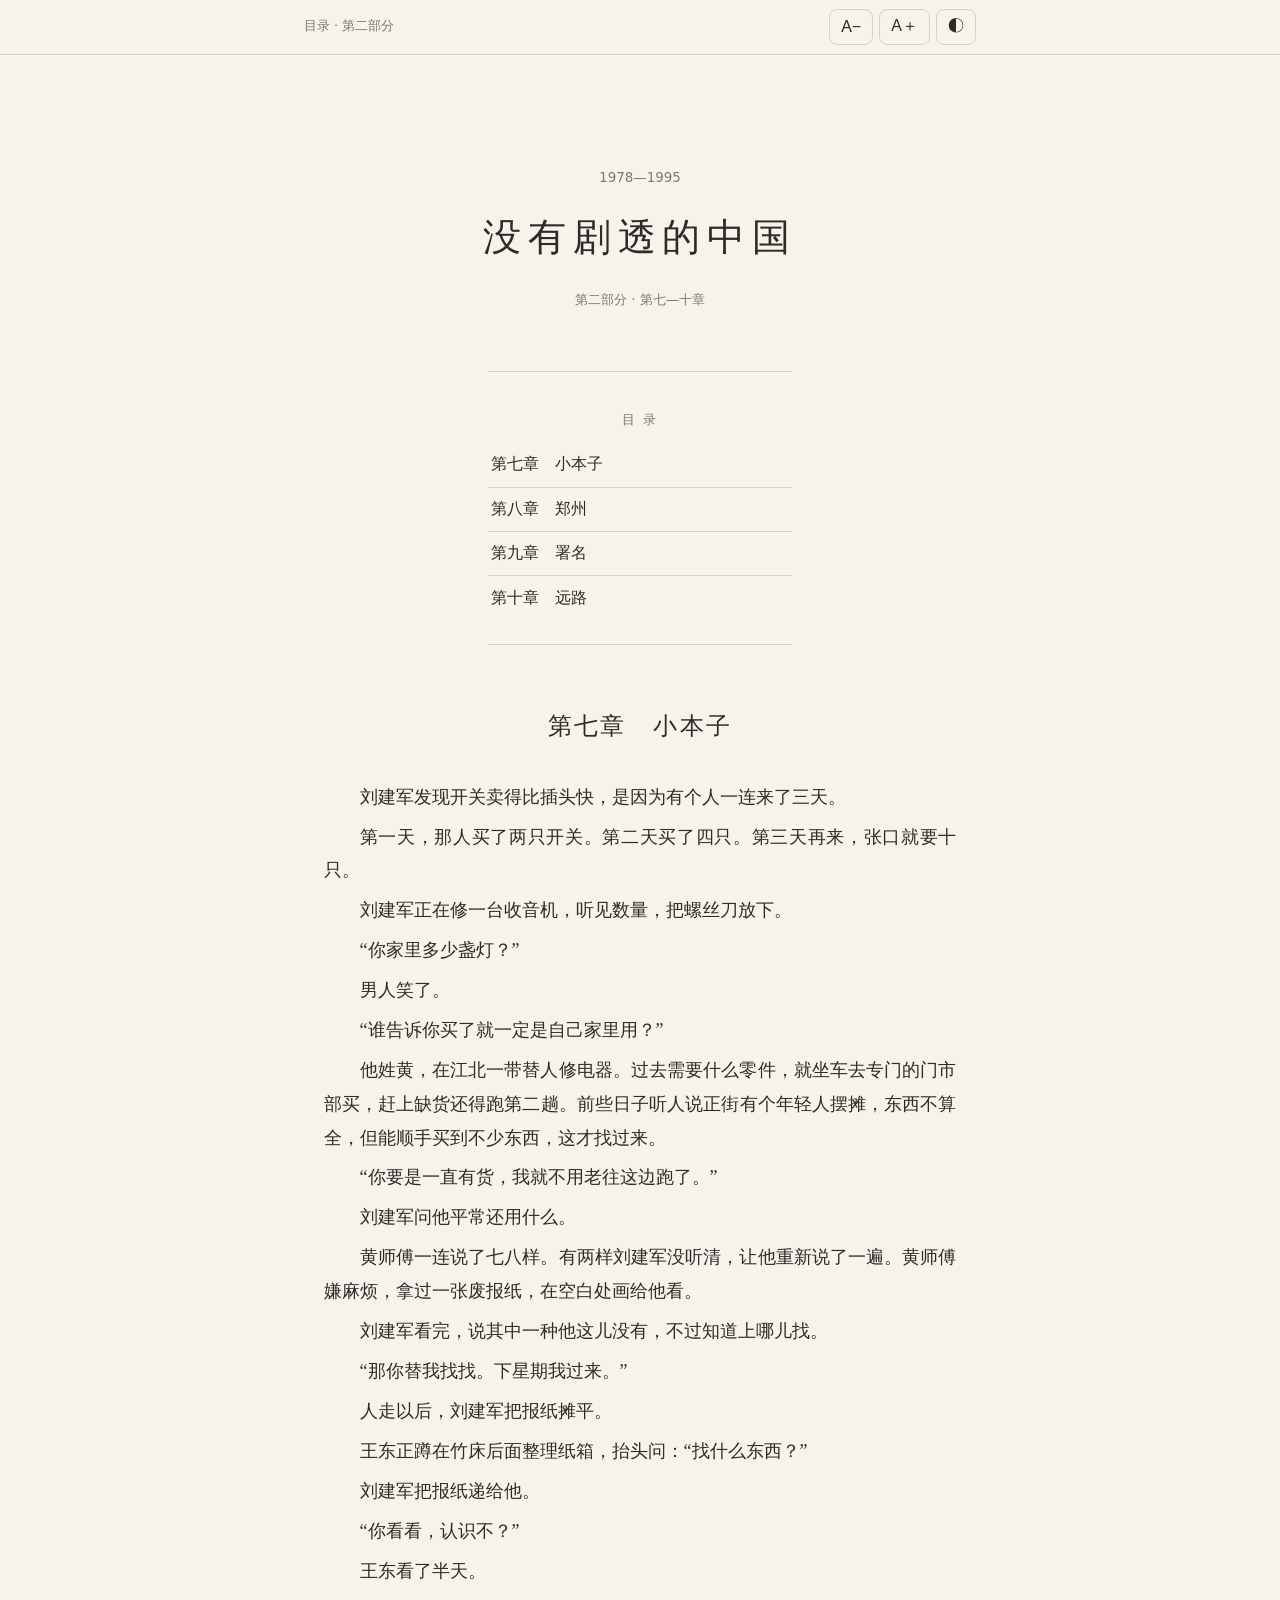
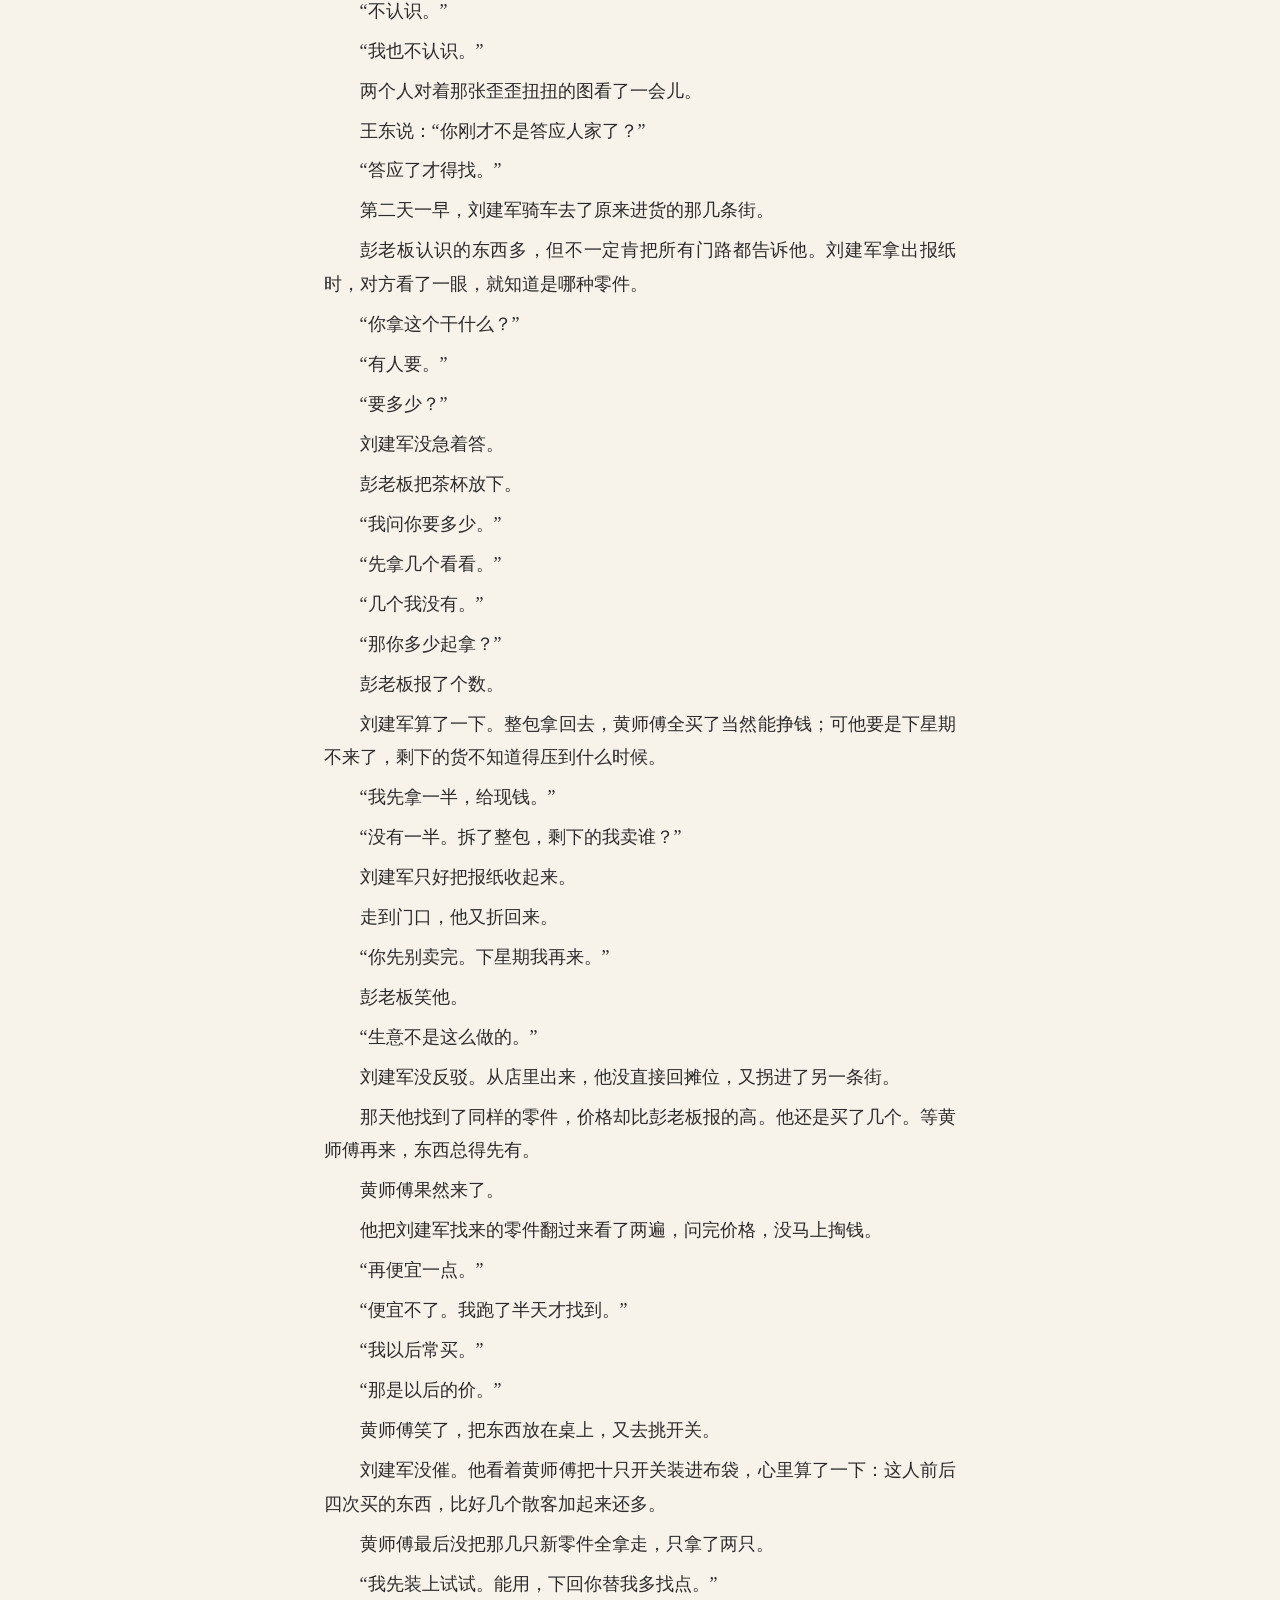
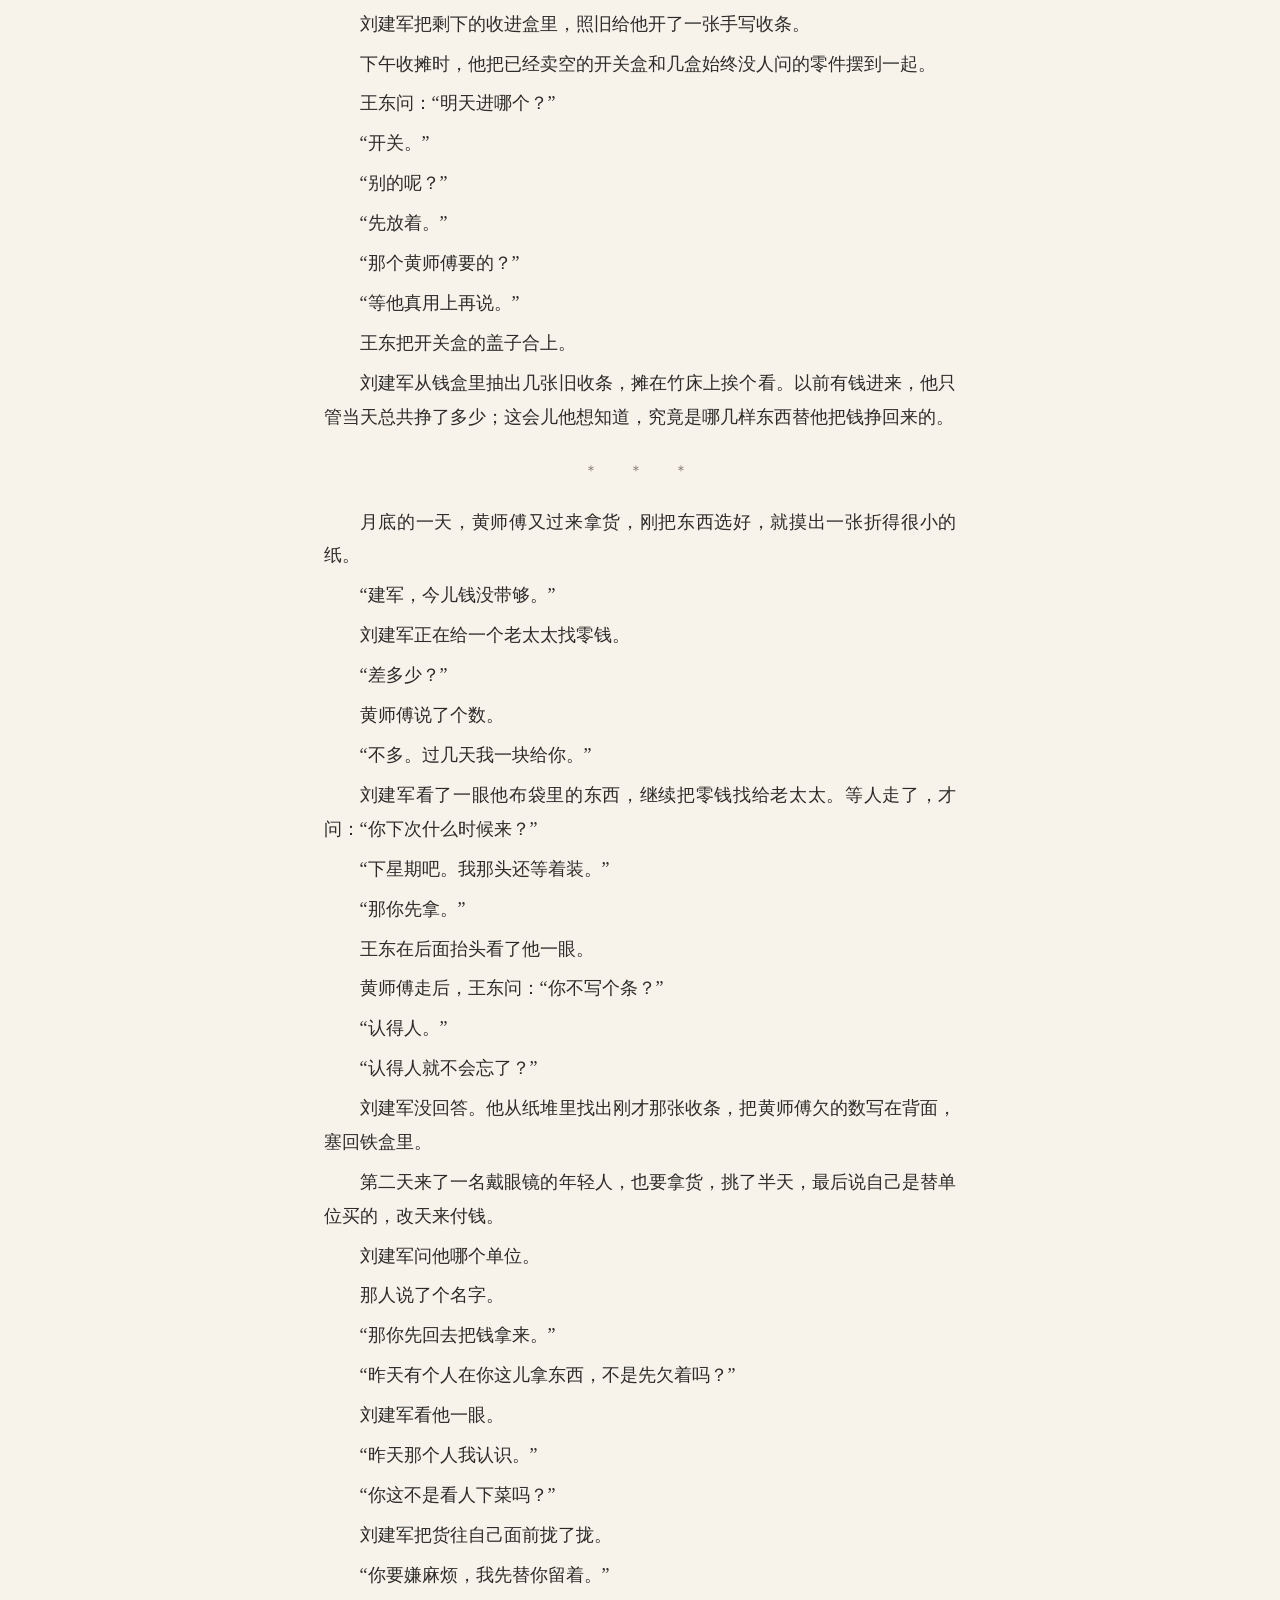
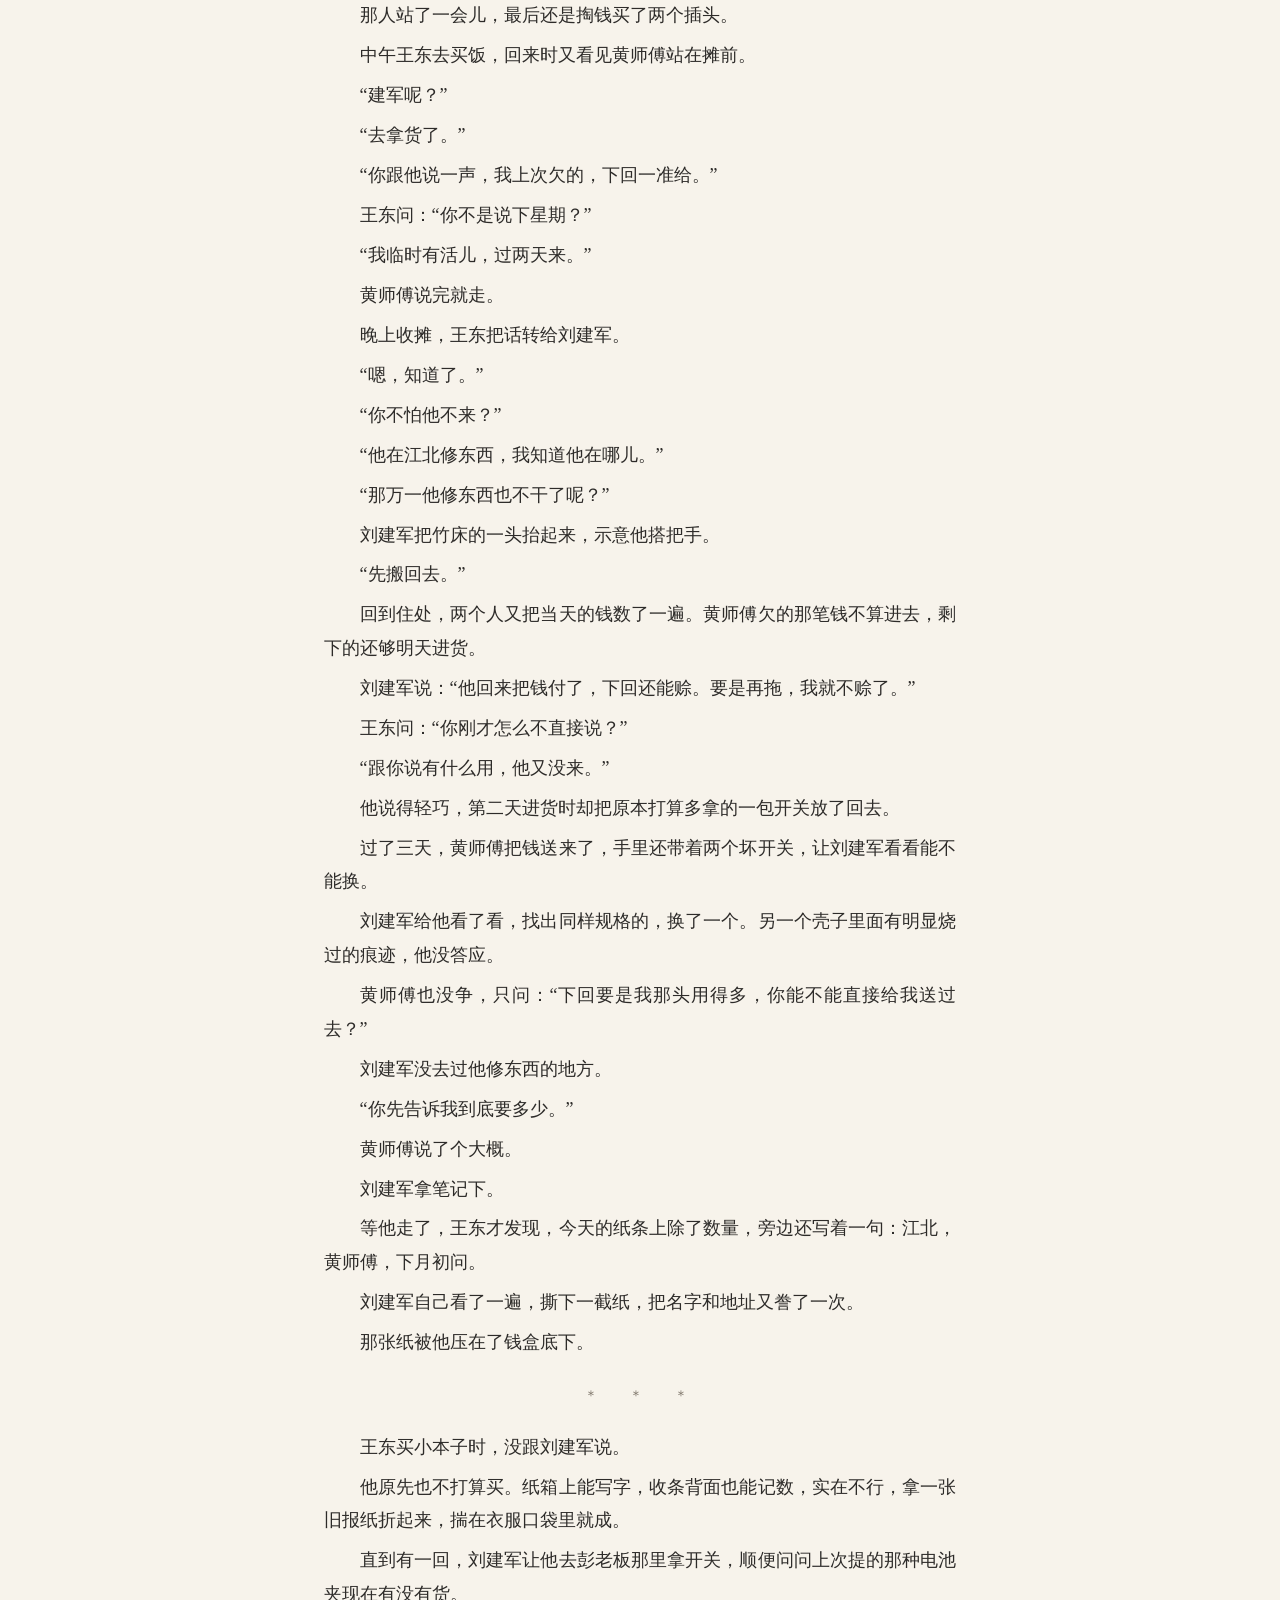
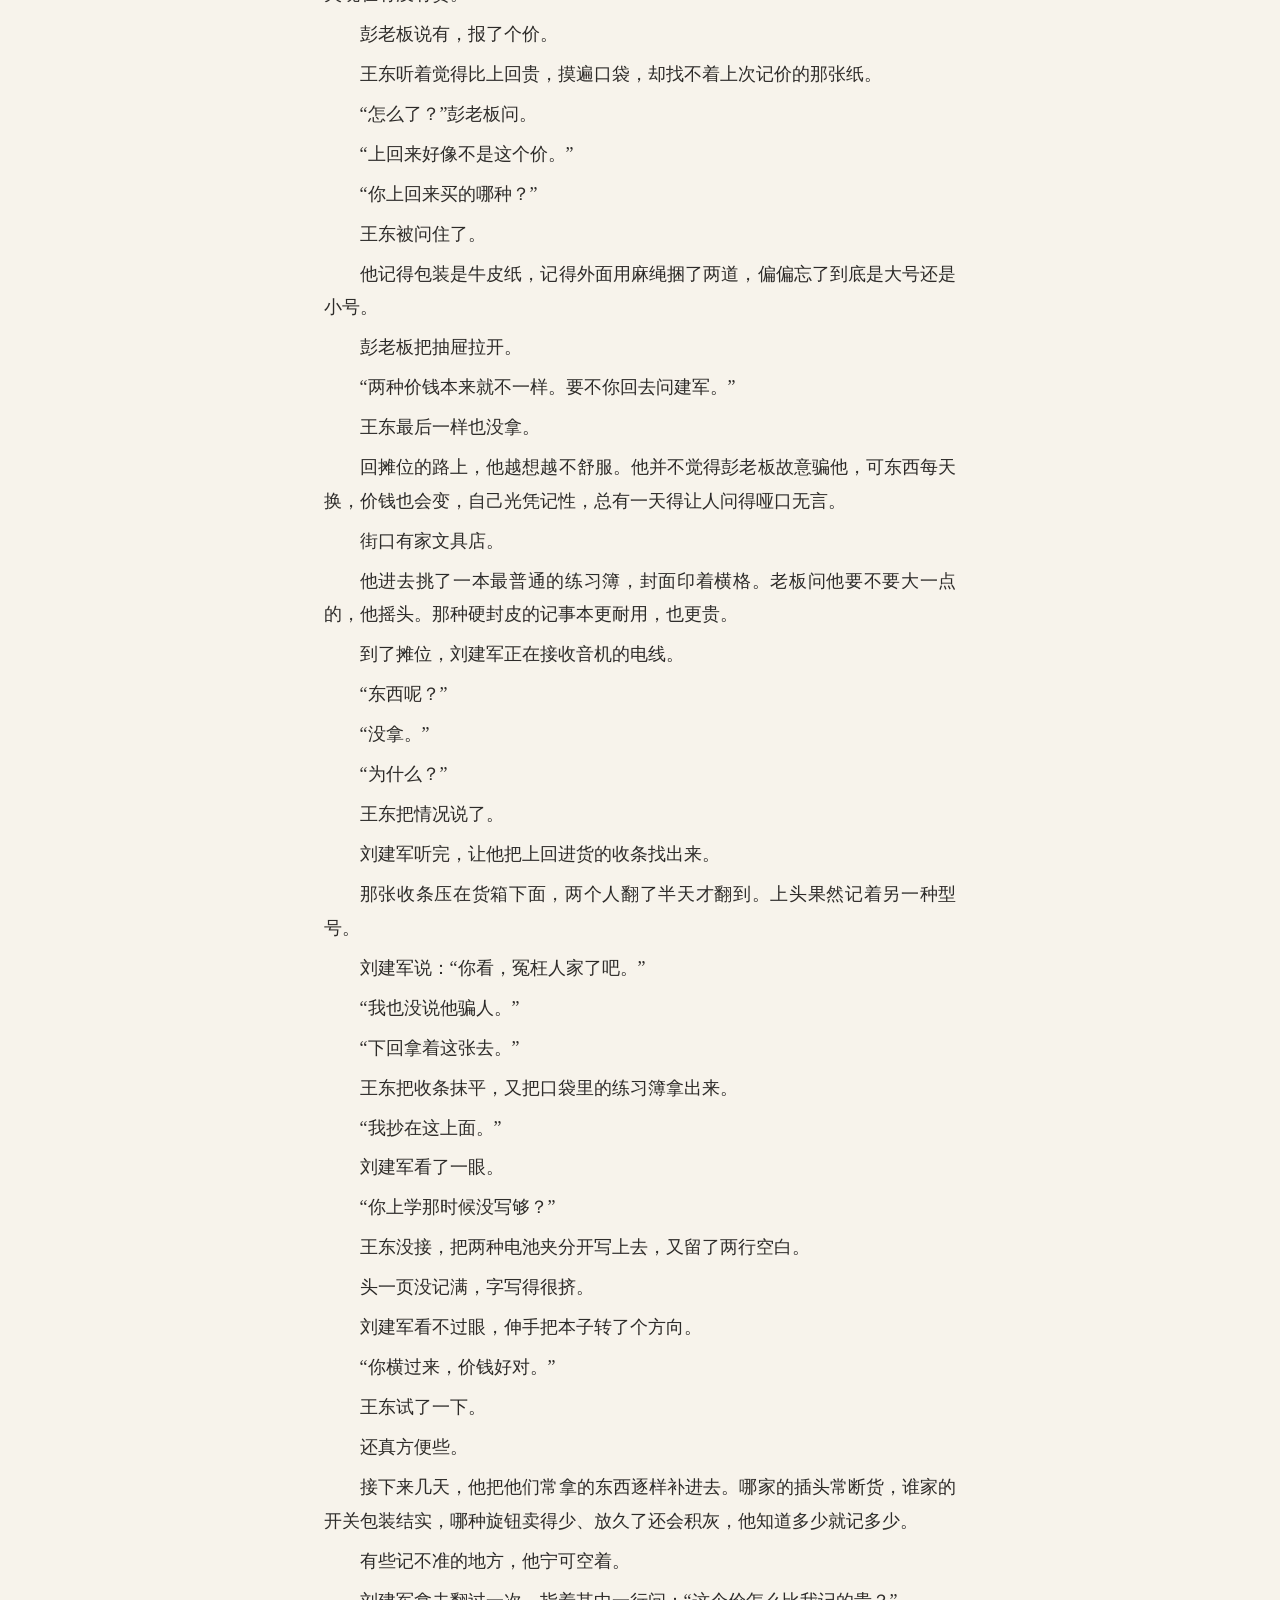
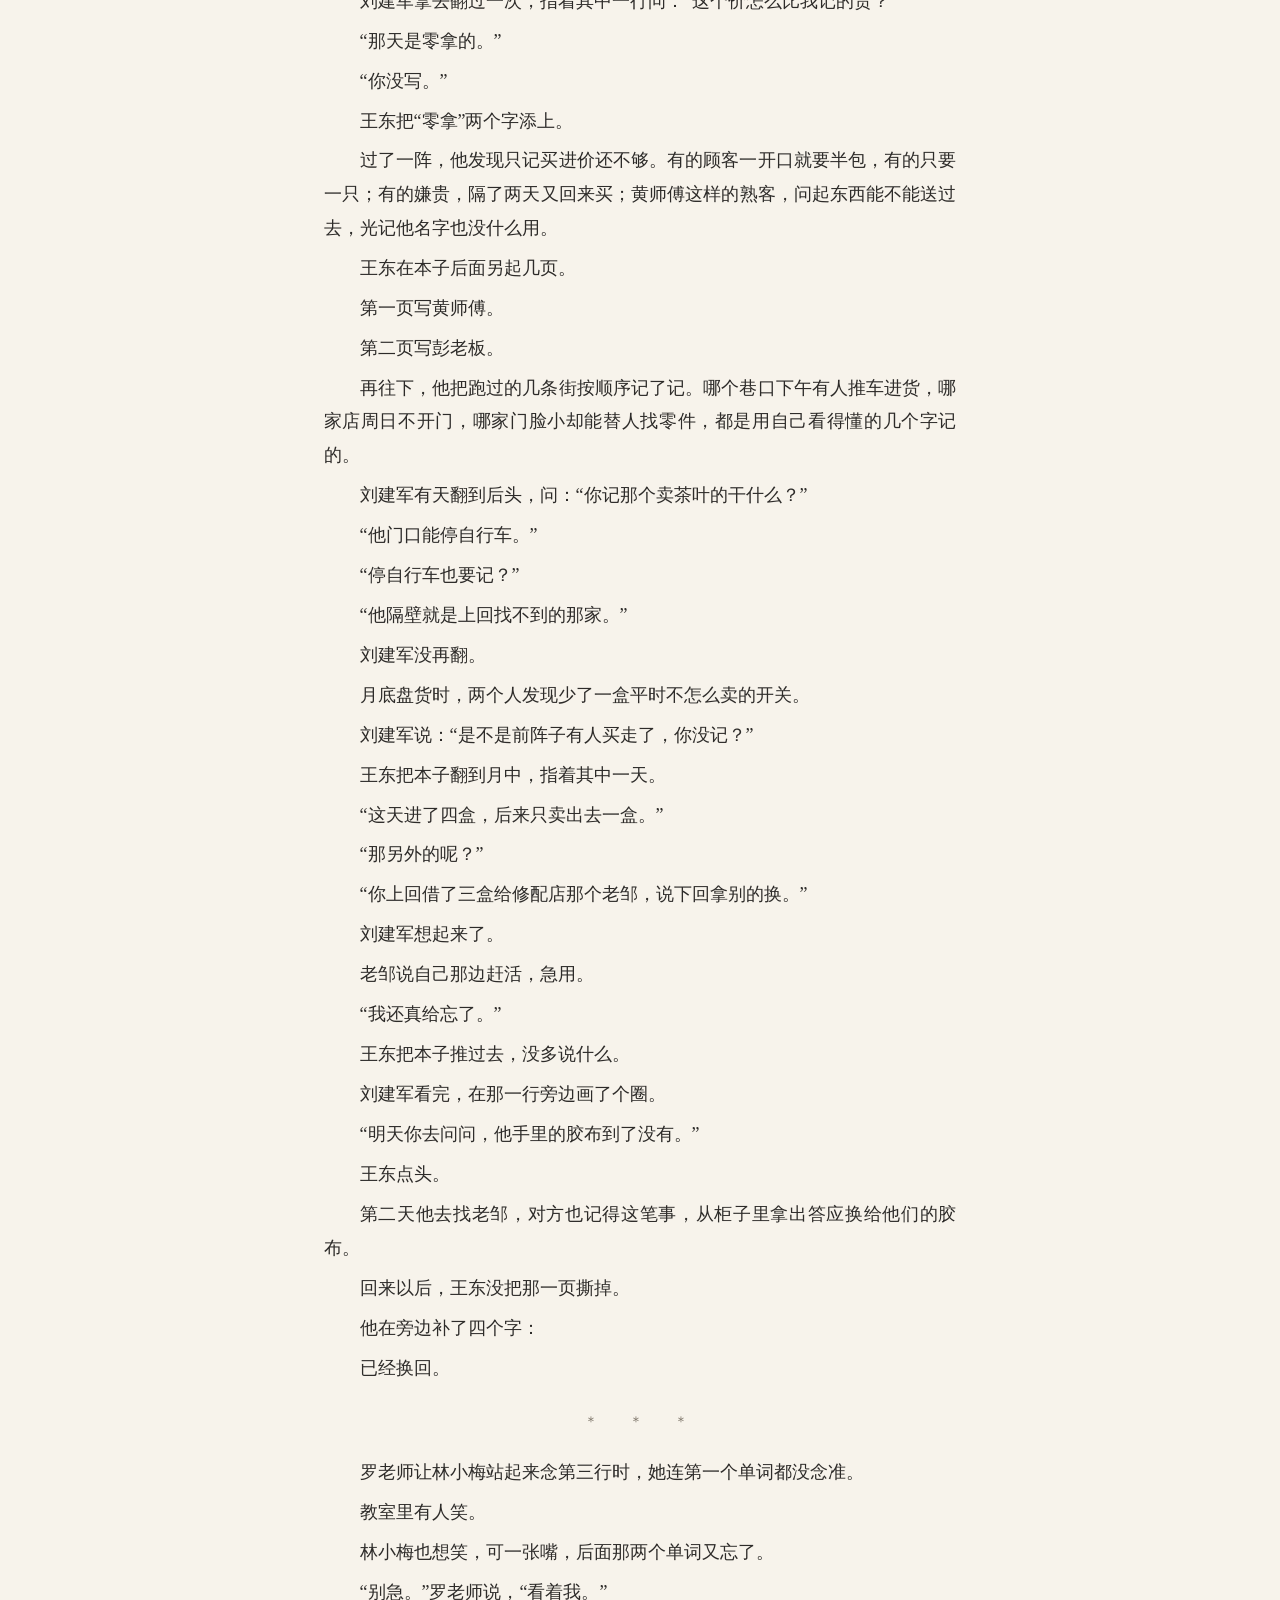
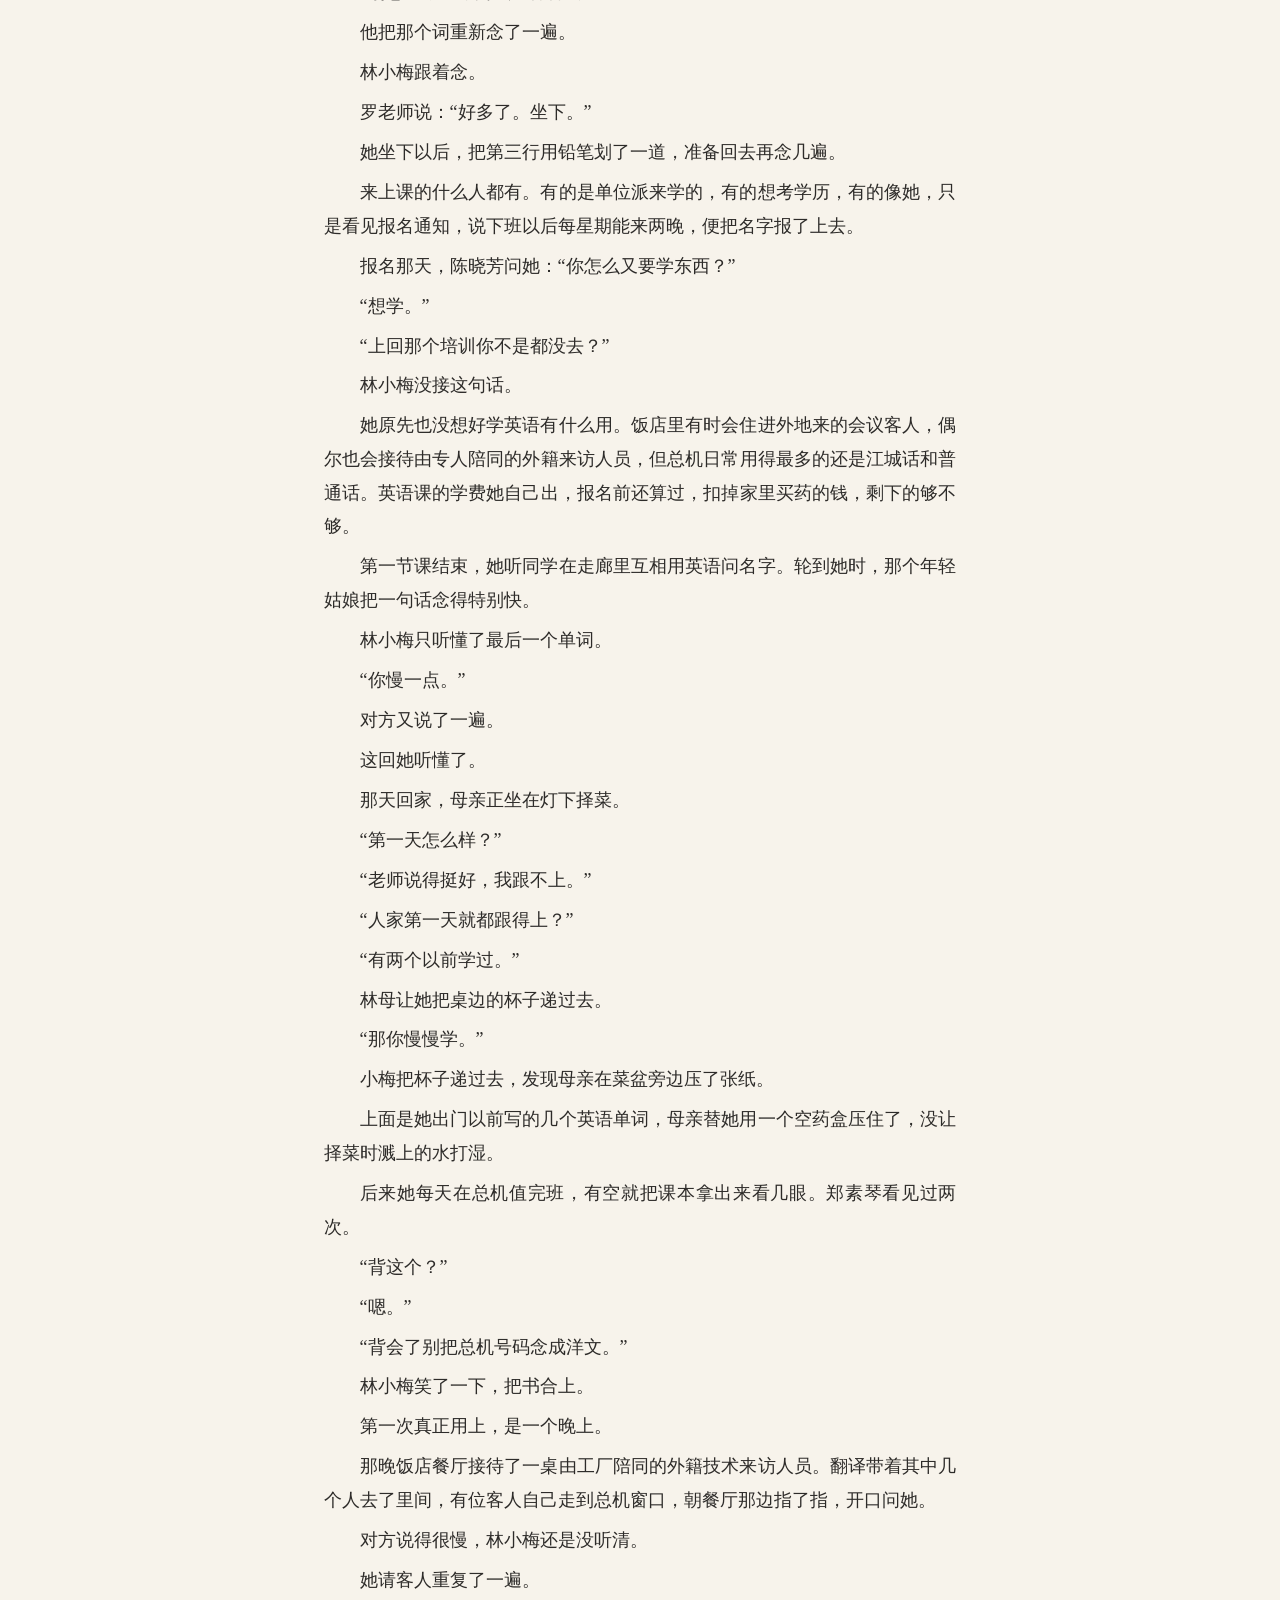
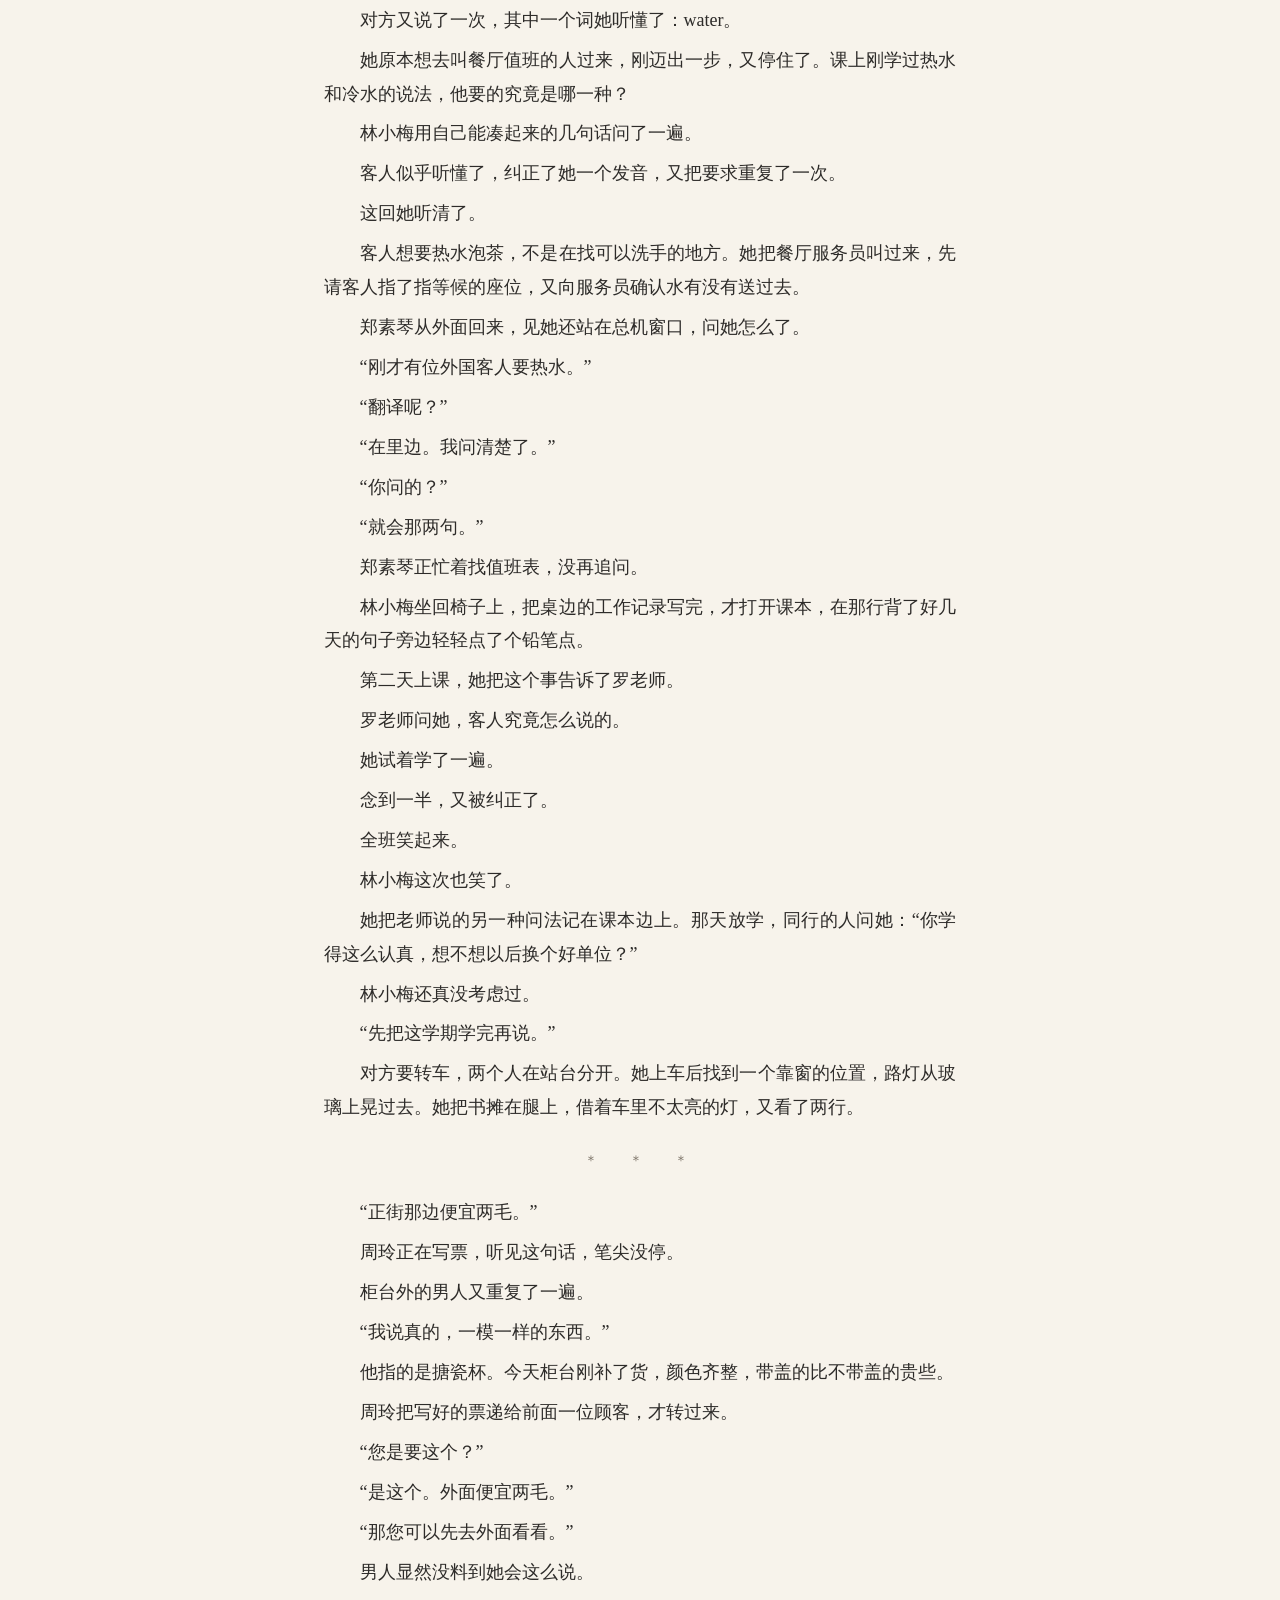
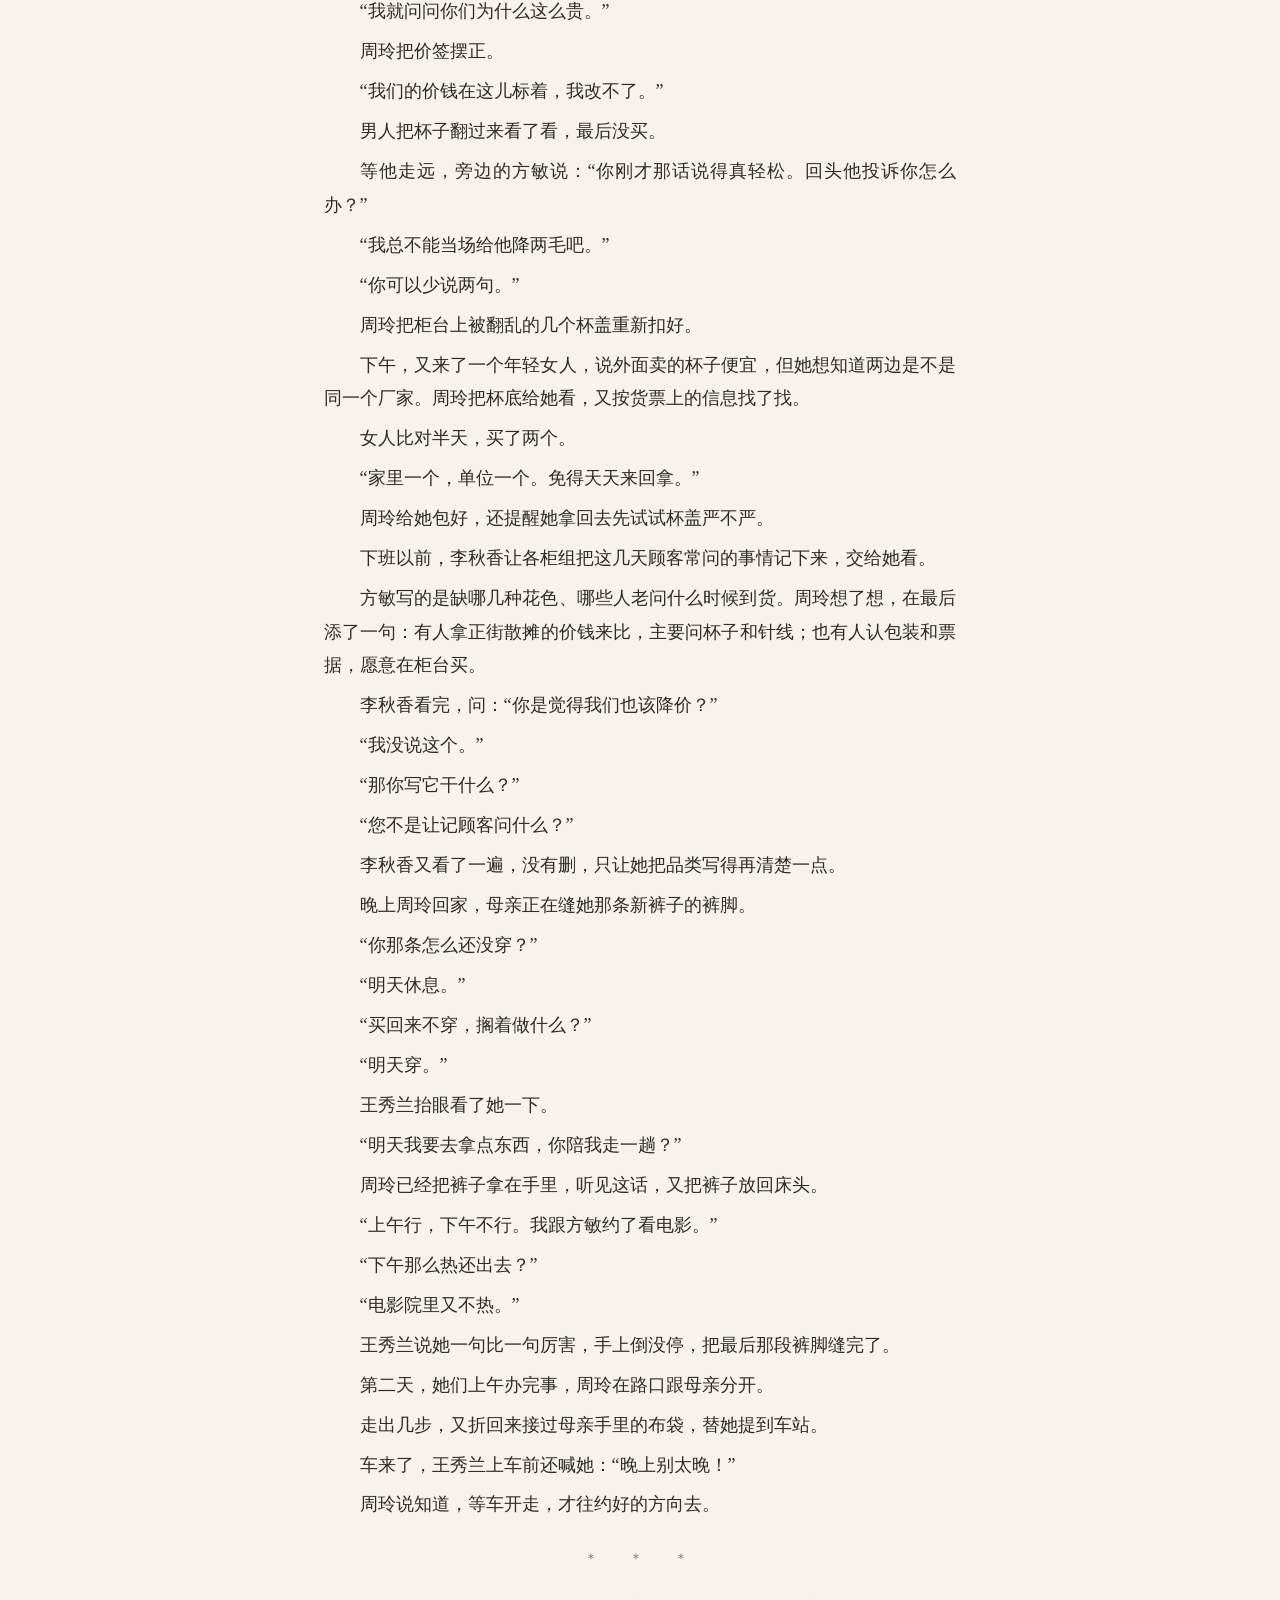
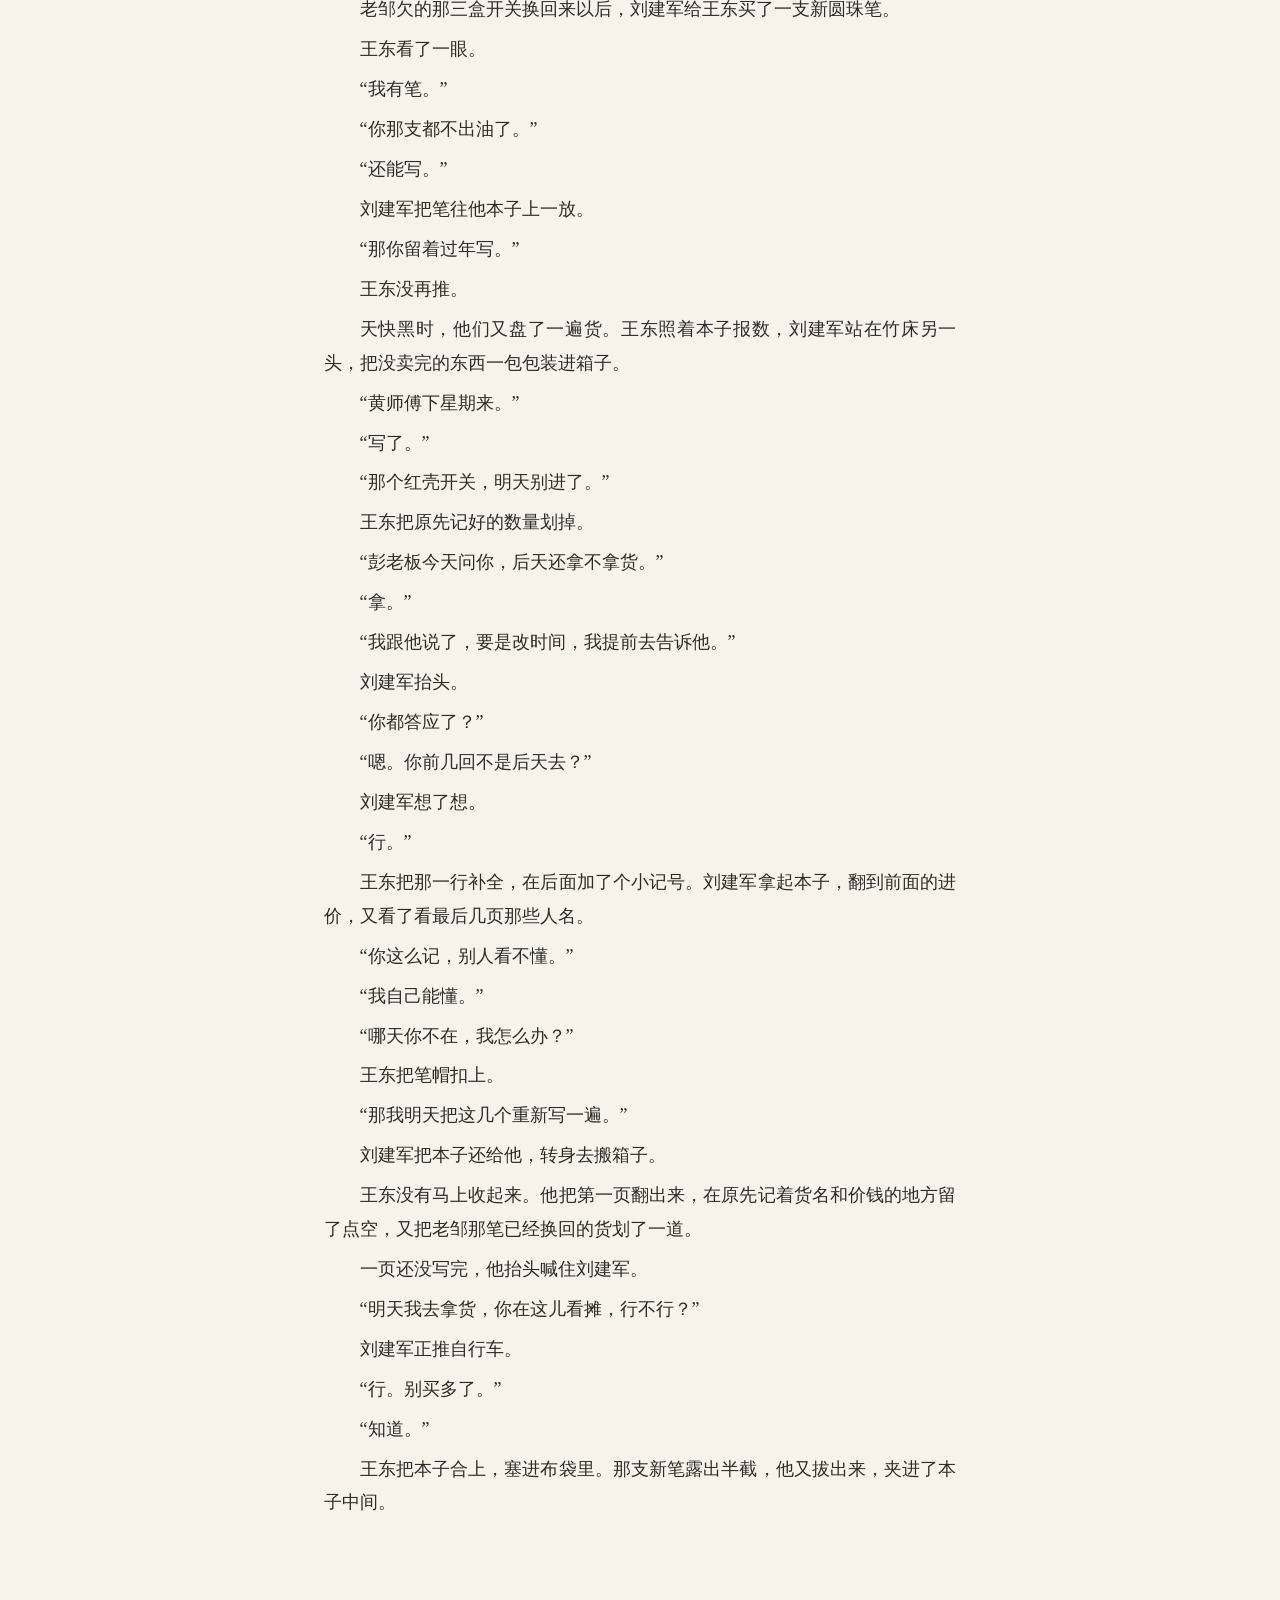
<file: exports/no-spoilers-china-part2-mobile.html>
<!doctype html>
<html lang="zh-CN"><head><meta charset="utf-8"/>
<meta name="viewport" content="width=device-width,initial-scale=1,viewport-fit=cover"/>
<title>没有剧透的中国｜第二部分</title>
<style>
:root { --paper:#f7f3eb; --text:#2d2b29; --muted:#80786d;
        --line:#d9d1c5; --font-size:18px; --content:42rem; }
@media(prefers-color-scheme:dark) {
 :root:not([data-theme="light"]) { --paper:#1c1c1b; --text:#e8e0d4;
                                    --muted:#b5a99c; --line:#3c3935; }
}
:root[data-theme="dark"] { --paper:#1c1c1b; --text:#e8e0d4;
                            --muted:#b5a99c; --line:#3c3935; }
* { box-sizing:border-box; }
html { scroll-behavior:smooth; }
body { background:var(--paper);color:var(--text); margin:0;
       font-family:"Source Han Serif SC","Noto Serif CJK SC","Songti SC",
                   "STSong",serif; }
.reader-tools { font-family:system-ui,sans-serif; position:sticky;top:0;z-index:9;
 background:var(--paper);border-bottom:1px solid var(--line);
 display:flex;gap:.5rem;align-items:center;justify-content:space-between;
 padding:.55rem max(1rem,calc((100vw - 42rem)/2)); }
.reader-tools a { font-size:.8rem;color:var(--muted);text-decoration:none; }
.actions { display:flex;gap:.35rem; }
button { border:1px solid var(--line);border-radius:.5rem;background:transparent;
 color:var(--text);padding:.3rem .7rem;font-size:1rem;min-height:36px;cursor:pointer; }
main { max-width:var(--content);padding:1.1rem 1.22rem 4rem;margin:auto; }
.book-cover { text-align:center;padding:9vh 0 2rem; }
.book-cover h1 { font-weight:500;letter-spacing:.18em;font-size:clamp(1.7rem,6vw,2.35rem); }
.subtitle,.muted { color:var(--muted);font: .84rem/1.6 system-ui,sans-serif; }
.contents { max-width:19rem;margin:1rem auto 7vh;padding:1.5rem 0;
            border-top:1px solid var(--line);border-bottom:1px solid var(--line); }
.contents h2 { font:500 .8rem/2 system-ui,sans-serif;letter-spacing:.15em;
               text-align:center;color:var(--muted); }
.contents ol { list-style:none;padding:0;margin:0; }
.contents li { border-bottom:1px solid var(--line); }
.contents li:last-child { border:0; }
.contents a { display:block;color:var(--text);text-decoration:none;padding:.7rem .2rem; }
.chapter { margin:0 0 5rem;scroll-margin-top:5rem; }
.chapter h2 { text-align:center;font-size:1.48rem;letter-spacing:.1em;
              font-weight:500;line-height:1.6;margin:1rem 0 2.2rem; }
.prose { font-size:var(--font-size);line-height:1.87;
         overflow-wrap:break-word;word-break:normal; }
.prose p { text-align:justify;text-indent:2em;margin:0 0 .35em; }
.prose .scene { text-align:center;text-indent:0;letter-spacing:.6em;
               font-size:.78em;margin:1.6em 0;color:var(--muted); }
footer { text-align:center;color:var(--muted);font:.8rem/1.5 system-ui,sans-serif; }
@media(max-width:500px) { main { padding:.65rem 1.2rem 4rem; }
 .book-cover {padding:6vh 0 1rem;} .chapter h2 {margin-top:.5rem;} }
</style></head><body>
<header class="reader-tools"><a href="#home">目录 · 第二部分</a>
<div class="actions">
<button id="smaller" aria-label="缩小字号">A−</button>
<button id="larger" aria-label="放大字号">A＋</button>
<button id="theme" aria-label="切换明暗主题">◐</button>
</div></header>
<main id="home"><div class="book-cover"><p class="subtitle">1978—1995</p>
<h1>没有剧透的中国</h1><p class="subtitle">第二部分 · 第七—十章</p></div>
<nav class="contents" aria-label="章节目录"><h2>目 录</h2><ol><li><a href="#ch07">第七章　小本子</a></li>
<li><a href="#ch08">第八章　郑州</a></li>
<li><a href="#ch09">第九章　署名</a></li>
<li><a href="#ch10">第十章　远路</a></li></ol></nav>
<section class="chapter" id="ch07"><h2>第七章　小本子</h2><div class="prose"><p>刘建军发现开关卖得比插头快，是因为有个人一连来了三天。</p>
<p>第一天，那人买了两只开关。第二天买了四只。第三天再来，张口就要十只。</p>
<p>刘建军正在修一台收音机，听见数量，把螺丝刀放下。</p>
<p>“你家里多少盏灯？”</p>
<p>男人笑了。</p>
<p>“谁告诉你买了就一定是自己家里用？”</p>
<p>他姓黄，在江北一带替人修电器。过去需要什么零件，就坐车去专门的门市部买，赶上缺货还得跑第二趟。前些日子听人说正街有个年轻人摆摊，东西不算全，但能顺手买到不少东西，这才找过来。</p>
<p>“你要是一直有货，我就不用老往这边跑了。”</p>
<p>刘建军问他平常还用什么。</p>
<p>黄师傅一连说了七八样。有两样刘建军没听清，让他重新说了一遍。黄师傅嫌麻烦，拿过一张废报纸，在空白处画给他看。</p>
<p>刘建军看完，说其中一种他这儿没有，不过知道上哪儿找。</p>
<p>“那你替我找找。下星期我过来。”</p>
<p>人走以后，刘建军把报纸摊平。</p>
<p>王东正蹲在竹床后面整理纸箱，抬头问：“找什么东西？”</p>
<p>刘建军把报纸递给他。</p>
<p>“你看看，认识不？”</p>
<p>王东看了半天。</p>
<p>“不认识。”</p>
<p>“我也不认识。”</p>
<p>两个人对着那张歪歪扭扭的图看了一会儿。</p>
<p>王东说：“你刚才不是答应人家了？”</p>
<p>“答应了才得找。”</p>
<p>第二天一早，刘建军骑车去了原来进货的那几条街。</p>
<p>彭老板认识的东西多，但不一定肯把所有门路都告诉他。刘建军拿出报纸时，对方看了一眼，就知道是哪种零件。</p>
<p>“你拿这个干什么？”</p>
<p>“有人要。”</p>
<p>“要多少？”</p>
<p>刘建军没急着答。</p>
<p>彭老板把茶杯放下。</p>
<p>“我问你要多少。”</p>
<p>“先拿几个看看。”</p>
<p>“几个我没有。”</p>
<p>“那你多少起拿？”</p>
<p>彭老板报了个数。</p>
<p>刘建军算了一下。整包拿回去，黄师傅全买了当然能挣钱；可他要是下星期不来了，剩下的货不知道得压到什么时候。</p>
<p>“我先拿一半，给现钱。”</p>
<p>“没有一半。拆了整包，剩下的我卖谁？”</p>
<p>刘建军只好把报纸收起来。</p>
<p>走到门口，他又折回来。</p>
<p>“你先别卖完。下星期我再来。”</p>
<p>彭老板笑他。</p>
<p>“生意不是这么做的。”</p>
<p>刘建军没反驳。从店里出来，他没直接回摊位，又拐进了另一条街。</p>
<p>那天他找到了同样的零件，价格却比彭老板报的高。他还是买了几个。等黄师傅再来，东西总得先有。</p>
<p>黄师傅果然来了。</p>
<p>他把刘建军找来的零件翻过来看了两遍，问完价格，没马上掏钱。</p>
<p>“再便宜一点。”</p>
<p>“便宜不了。我跑了半天才找到。”</p>
<p>“我以后常买。”</p>
<p>“那是以后的价。”</p>
<p>黄师傅笑了，把东西放在桌上，又去挑开关。</p>
<p>刘建军没催。他看着黄师傅把十只开关装进布袋，心里算了一下：这人前后四次买的东西，比好几个散客加起来还多。</p>
<p>黄师傅最后没把那几只新零件全拿走，只拿了两只。</p>
<p>“我先装上试试。能用，下回你替我多找点。”</p>
<p>刘建军把剩下的收进盒里，照旧给他开了一张手写收条。</p>
<p>下午收摊时，他把已经卖空的开关盒和几盒始终没人问的零件摆到一起。</p>
<p>王东问：“明天进哪个？”</p>
<p>“开关。”</p>
<p>“别的呢？”</p>
<p>“先放着。”</p>
<p>“那个黄师傅要的？”</p>
<p>“等他真用上再说。”</p>
<p>王东把开关盒的盖子合上。</p>
<p>刘建军从钱盒里抽出几张旧收条，摊在竹床上挨个看。以前有钱进来，他只管当天总共挣了多少；这会儿他想知道，究竟是哪几样东西替他把钱挣回来的。</p>
<p class="scene" role="separator" aria-label="场景间隔">＊　＊　＊</p>
<p>月底的一天，黄师傅又过来拿货，刚把东西选好，就摸出一张折得很小的纸。</p>
<p>“建军，今儿钱没带够。”</p>
<p>刘建军正在给一个老太太找零钱。</p>
<p>“差多少？”</p>
<p>黄师傅说了个数。</p>
<p>“不多。过几天我一块给你。”</p>
<p>刘建军看了一眼他布袋里的东西，继续把零钱找给老太太。等人走了，才问：“你下次什么时候来？”</p>
<p>“下星期吧。我那头还等着装。”</p>
<p>“那你先拿。”</p>
<p>王东在后面抬头看了他一眼。</p>
<p>黄师傅走后，王东问：“你不写个条？”</p>
<p>“认得人。”</p>
<p>“认得人就不会忘了？”</p>
<p>刘建军没回答。他从纸堆里找出刚才那张收条，把黄师傅欠的数写在背面，塞回铁盒里。</p>
<p>第二天来了一名戴眼镜的年轻人，也要拿货，挑了半天，最后说自己是替单位买的，改天来付钱。</p>
<p>刘建军问他哪个单位。</p>
<p>那人说了个名字。</p>
<p>“那你先回去把钱拿来。”</p>
<p>“昨天有个人在你这儿拿东西，不是先欠着吗？”</p>
<p>刘建军看他一眼。</p>
<p>“昨天那个人我认识。”</p>
<p>“你这不是看人下菜吗？”</p>
<p>刘建军把货往自己面前拢了拢。</p>
<p>“你要嫌麻烦，我先替你留着。”</p>
<p>那人站了一会儿，最后还是掏钱买了两个插头。</p>
<p>中午王东去买饭，回来时又看见黄师傅站在摊前。</p>
<p>“建军呢？”</p>
<p>“去拿货了。”</p>
<p>“你跟他说一声，我上次欠的，下回一准给。”</p>
<p>王东问：“你不是说下星期？”</p>
<p>“我临时有活儿，过两天来。”</p>
<p>黄师傅说完就走。</p>
<p>晚上收摊，王东把话转给刘建军。</p>
<p>“嗯，知道了。”</p>
<p>“你不怕他不来？”</p>
<p>“他在江北修东西，我知道他在哪儿。”</p>
<p>“那万一他修东西也不干了呢？”</p>
<p>刘建军把竹床的一头抬起来，示意他搭把手。</p>
<p>“先搬回去。”</p>
<p>回到住处，两个人又把当天的钱数了一遍。黄师傅欠的那笔钱不算进去，剩下的还够明天进货。</p>
<p>刘建军说：“他回来把钱付了，下回还能赊。要是再拖，我就不赊了。”</p>
<p>王东问：“你刚才怎么不直接说？”</p>
<p>“跟你说有什么用，他又没来。”</p>
<p>他说得轻巧，第二天进货时却把原本打算多拿的一包开关放了回去。</p>
<p>过了三天，黄师傅把钱送来了，手里还带着两个坏开关，让刘建军看看能不能换。</p>
<p>刘建军给他看了看，找出同样规格的，换了一个。另一个壳子里面有明显烧过的痕迹，他没答应。</p>
<p>黄师傅也没争，只问：“下回要是我那头用得多，你能不能直接给我送过去？”</p>
<p>刘建军没去过他修东西的地方。</p>
<p>“你先告诉我到底要多少。”</p>
<p>黄师傅说了个大概。</p>
<p>刘建军拿笔记下。</p>
<p>等他走了，王东才发现，今天的纸条上除了数量，旁边还写着一句：江北，黄师傅，下月初问。</p>
<p>刘建军自己看了一遍，撕下一截纸，把名字和地址又誊了一次。</p>
<p>那张纸被他压在了钱盒底下。</p>
<p class="scene" role="separator" aria-label="场景间隔">＊　＊　＊</p>
<p>王东买小本子时，没跟刘建军说。</p>
<p>他原先也不打算买。纸箱上能写字，收条背面也能记数，实在不行，拿一张旧报纸折起来，揣在衣服口袋里就成。</p>
<p>直到有一回，刘建军让他去彭老板那里拿开关，顺便问问上次提的那种电池夹现在有没有货。</p>
<p>彭老板说有，报了个价。</p>
<p>王东听着觉得比上回贵，摸遍口袋，却找不着上次记价的那张纸。</p>
<p>“怎么了？”彭老板问。</p>
<p>“上回来好像不是这个价。”</p>
<p>“你上回来买的哪种？”</p>
<p>王东被问住了。</p>
<p>他记得包装是牛皮纸，记得外面用麻绳捆了两道，偏偏忘了到底是大号还是小号。</p>
<p>彭老板把抽屉拉开。</p>
<p>“两种价钱本来就不一样。要不你回去问建军。”</p>
<p>王东最后一样也没拿。</p>
<p>回摊位的路上，他越想越不舒服。他并不觉得彭老板故意骗他，可东西每天换，价钱也会变，自己光凭记性，总有一天得让人问得哑口无言。</p>
<p>街口有家文具店。</p>
<p>他进去挑了一本最普通的练习簿，封面印着横格。老板问他要不要大一点的，他摇头。那种硬封皮的记事本更耐用，也更贵。</p>
<p>到了摊位，刘建军正在接收音机的电线。</p>
<p>“东西呢？”</p>
<p>“没拿。”</p>
<p>“为什么？”</p>
<p>王东把情况说了。</p>
<p>刘建军听完，让他把上回进货的收条找出来。</p>
<p>那张收条压在货箱下面，两个人翻了半天才翻到。上头果然记着另一种型号。</p>
<p>刘建军说：“你看，冤枉人家了吧。”</p>
<p>“我也没说他骗人。”</p>
<p>“下回拿着这张去。”</p>
<p>王东把收条抹平，又把口袋里的练习簿拿出来。</p>
<p>“我抄在这上面。”</p>
<p>刘建军看了一眼。</p>
<p>“你上学那时候没写够？”</p>
<p>王东没接，把两种电池夹分开写上去，又留了两行空白。</p>
<p>头一页没记满，字写得很挤。</p>
<p>刘建军看不过眼，伸手把本子转了个方向。</p>
<p>“你横过来，价钱好对。”</p>
<p>王东试了一下。</p>
<p>还真方便些。</p>
<p>接下来几天，他把他们常拿的东西逐样补进去。哪家的插头常断货，谁家的开关包装结实，哪种旋钮卖得少、放久了还会积灰，他知道多少就记多少。</p>
<p>有些记不准的地方，他宁可空着。</p>
<p>刘建军拿去翻过一次，指着其中一行问：“这个价怎么比我记的贵？”</p>
<p>“那天是零拿的。”</p>
<p>“你没写。”</p>
<p>王东把“零拿”两个字添上。</p>
<p>过了一阵，他发现只记买进价还不够。有的顾客一开口就要半包，有的只要一只；有的嫌贵，隔了两天又回来买；黄师傅这样的熟客，问起东西能不能送过去，光记他名字也没什么用。</p>
<p>王东在本子后面另起几页。</p>
<p>第一页写黄师傅。</p>
<p>第二页写彭老板。</p>
<p>再往下，他把跑过的几条街按顺序记了记。哪个巷口下午有人推车进货，哪家店周日不开门，哪家门脸小却能替人找零件，都是用自己看得懂的几个字记的。</p>
<p>刘建军有天翻到后头，问：“你记那个卖茶叶的干什么？”</p>
<p>“他门口能停自行车。”</p>
<p>“停自行车也要记？”</p>
<p>“他隔壁就是上回找不到的那家。”</p>
<p>刘建军没再翻。</p>
<p>月底盘货时，两个人发现少了一盒平时不怎么卖的开关。</p>
<p>刘建军说：“是不是前阵子有人买走了，你没记？”</p>
<p>王东把本子翻到月中，指着其中一天。</p>
<p>“这天进了四盒，后来只卖出去一盒。”</p>
<p>“那另外的呢？”</p>
<p>“你上回借了三盒给修配店那个老邹，说下回拿别的换。”</p>
<p>刘建军想起来了。</p>
<p>老邹说自己那边赶活，急用。</p>
<p>“我还真给忘了。”</p>
<p>王东把本子推过去，没多说什么。</p>
<p>刘建军看完，在那一行旁边画了个圈。</p>
<p>“明天你去问问，他手里的胶布到了没有。”</p>
<p>王东点头。</p>
<p>第二天他去找老邹，对方也记得这笔事，从柜子里拿出答应换给他们的胶布。</p>
<p>回来以后，王东没把那一页撕掉。</p>
<p>他在旁边补了四个字：</p>
<p>已经换回。</p>
<p class="scene" role="separator" aria-label="场景间隔">＊　＊　＊</p>
<p>罗老师让林小梅站起来念第三行时，她连第一个单词都没念准。</p>
<p>教室里有人笑。</p>
<p>林小梅也想笑，可一张嘴，后面那两个单词又忘了。</p>
<p>“别急。”罗老师说，“看着我。”</p>
<p>他把那个词重新念了一遍。</p>
<p>林小梅跟着念。</p>
<p>罗老师说：“好多了。坐下。”</p>
<p>她坐下以后，把第三行用铅笔划了一道，准备回去再念几遍。</p>
<p>来上课的什么人都有。有的是单位派来学的，有的想考学历，有的像她，只是看见报名通知，说下班以后每星期能来两晚，便把名字报了上去。</p>
<p>报名那天，陈晓芳问她：“你怎么又要学东西？”</p>
<p>“想学。”</p>
<p>“上回那个培训你不是都没去？”</p>
<p>林小梅没接这句话。</p>
<p>她原先也没想好学英语有什么用。饭店里有时会住进外地来的会议客人，偶尔也会接待由专人陪同的外籍来访人员，但总机日常用得最多的还是江城话和普通话。英语课的学费她自己出，报名前还算过，扣掉家里买药的钱，剩下的够不够。</p>
<p>第一节课结束，她听同学在走廊里互相用英语问名字。轮到她时，那个年轻姑娘把一句话念得特别快。</p>
<p>林小梅只听懂了最后一个单词。</p>
<p>“你慢一点。”</p>
<p>对方又说了一遍。</p>
<p>这回她听懂了。</p>
<p>那天回家，母亲正坐在灯下择菜。</p>
<p>“第一天怎么样？”</p>
<p>“老师说得挺好，我跟不上。”</p>
<p>“人家第一天就都跟得上？”</p>
<p>“有两个以前学过。”</p>
<p>林母让她把桌边的杯子递过去。</p>
<p>“那你慢慢学。”</p>
<p>小梅把杯子递过去，发现母亲在菜盆旁边压了张纸。</p>
<p>上面是她出门以前写的几个英语单词，母亲替她用一个空药盒压住了，没让择菜时溅上的水打湿。</p>
<p>后来她每天在总机值完班，有空就把课本拿出来看几眼。郑素琴看见过两次。</p>
<p>“背这个？”</p>
<p>“嗯。”</p>
<p>“背会了别把总机号码念成洋文。”</p>
<p>林小梅笑了一下，把书合上。</p>
<p>第一次真正用上，是一个晚上。</p>
<p>那晚饭店餐厅接待了一桌由工厂陪同的外籍技术来访人员。翻译带着其中几个人去了里间，有位客人自己走到总机窗口，朝餐厅那边指了指，开口问她。</p>
<p>对方说得很慢，林小梅还是没听清。</p>
<p>她请客人重复了一遍。</p>
<p>对方又说了一次，其中一个词她听懂了：water。</p>
<p>她原本想去叫餐厅值班的人过来，刚迈出一步，又停住了。课上刚学过热水和冷水的说法，他要的究竟是哪一种？</p>
<p>林小梅用自己能凑起来的几句话问了一遍。</p>
<p>客人似乎听懂了，纠正了她一个发音，又把要求重复了一次。</p>
<p>这回她听清了。</p>
<p>客人想要热水泡茶，不是在找可以洗手的地方。她把餐厅服务员叫过来，先请客人指了指等候的座位，又向服务员确认水有没有送过去。</p>
<p>郑素琴从外面回来，见她还站在总机窗口，问她怎么了。</p>
<p>“刚才有位外国客人要热水。”</p>
<p>“翻译呢？”</p>
<p>“在里边。我问清楚了。”</p>
<p>“你问的？”</p>
<p>“就会那两句。”</p>
<p>郑素琴正忙着找值班表，没再追问。</p>
<p>林小梅坐回椅子上，把桌边的工作记录写完，才打开课本，在那行背了好几天的句子旁边轻轻点了个铅笔点。</p>
<p>第二天上课，她把这个事告诉了罗老师。</p>
<p>罗老师问她，客人究竟怎么说的。</p>
<p>她试着学了一遍。</p>
<p>念到一半，又被纠正了。</p>
<p>全班笑起来。</p>
<p>林小梅这次也笑了。</p>
<p>她把老师说的另一种问法记在课本边上。那天放学，同行的人问她：“你学得这么认真，想不想以后换个好单位？”</p>
<p>林小梅还真没考虑过。</p>
<p>“先把这学期学完再说。”</p>
<p>对方要转车，两个人在站台分开。她上车后找到一个靠窗的位置，路灯从玻璃上晃过去。她把书摊在腿上，借着车里不太亮的灯，又看了两行。</p>
<p class="scene" role="separator" aria-label="场景间隔">＊　＊　＊</p>
<p>“正街那边便宜两毛。”</p>
<p>周玲正在写票，听见这句话，笔尖没停。</p>
<p>柜台外的男人又重复了一遍。</p>
<p>“我说真的，一模一样的东西。”</p>
<p>他指的是搪瓷杯。今天柜台刚补了货，颜色齐整，带盖的比不带盖的贵些。</p>
<p>周玲把写好的票递给前面一位顾客，才转过来。</p>
<p>“您是要这个？”</p>
<p>“是这个。外面便宜两毛。”</p>
<p>“那您可以先去外面看看。”</p>
<p>男人显然没料到她会这么说。</p>
<p>“我就问问你们为什么这么贵。”</p>
<p>周玲把价签摆正。</p>
<p>“我们的价钱在这儿标着，我改不了。”</p>
<p>男人把杯子翻过来看了看，最后没买。</p>
<p>等他走远，旁边的方敏说：“你刚才那话说得真轻松。回头他投诉你怎么办？”</p>
<p>“我总不能当场给他降两毛吧。”</p>
<p>“你可以少说两句。”</p>
<p>周玲把柜台上被翻乱的几个杯盖重新扣好。</p>
<p>下午，又来了一个年轻女人，说外面卖的杯子便宜，但她想知道两边是不是同一个厂家。周玲把杯底给她看，又按货票上的信息找了找。</p>
<p>女人比对半天，买了两个。</p>
<p>“家里一个，单位一个。免得天天来回拿。”</p>
<p>周玲给她包好，还提醒她拿回去先试试杯盖严不严。</p>
<p>下班以前，李秋香让各柜组把这几天顾客常问的事情记下来，交给她看。</p>
<p>方敏写的是缺哪几种花色、哪些人老问什么时候到货。周玲想了想，在最后添了一句：有人拿正街散摊的价钱来比，主要问杯子和针线；也有人认包装和票据，愿意在柜台买。</p>
<p>李秋香看完，问：“你是觉得我们也该降价？”</p>
<p>“我没说这个。”</p>
<p>“那你写它干什么？”</p>
<p>“您不是让记顾客问什么？”</p>
<p>李秋香又看了一遍，没有删，只让她把品类写得再清楚一点。</p>
<p>晚上周玲回家，母亲正在缝她那条新裤子的裤脚。</p>
<p>“你那条怎么还没穿？”</p>
<p>“明天休息。”</p>
<p>“买回来不穿，搁着做什么？”</p>
<p>“明天穿。”</p>
<p>王秀兰抬眼看了她一下。</p>
<p>“明天我要去拿点东西，你陪我走一趟？”</p>
<p>周玲已经把裤子拿在手里，听见这话，又把裤子放回床头。</p>
<p>“上午行，下午不行。我跟方敏约了看电影。”</p>
<p>“下午那么热还出去？”</p>
<p>“电影院里又不热。”</p>
<p>王秀兰说她一句比一句厉害，手上倒没停，把最后那段裤脚缝完了。</p>
<p>第二天，她们上午办完事，周玲在路口跟母亲分开。</p>
<p>走出几步，又折回来接过母亲手里的布袋，替她提到车站。</p>
<p>车来了，王秀兰上车前还喊她：“晚上别太晚！”</p>
<p>周玲说知道，等车开走，才往约好的方向去。</p>
<p class="scene" role="separator" aria-label="场景间隔">＊　＊　＊</p>
<p>老邹欠的那三盒开关换回来以后，刘建军给王东买了一支新圆珠笔。</p>
<p>王东看了一眼。</p>
<p>“我有笔。”</p>
<p>“你那支都不出油了。”</p>
<p>“还能写。”</p>
<p>刘建军把笔往他本子上一放。</p>
<p>“那你留着过年写。”</p>
<p>王东没再推。</p>
<p>天快黑时，他们又盘了一遍货。王东照着本子报数，刘建军站在竹床另一头，把没卖完的东西一包包装进箱子。</p>
<p>“黄师傅下星期来。”</p>
<p>“写了。”</p>
<p>“那个红壳开关，明天别进了。”</p>
<p>王东把原先记好的数量划掉。</p>
<p>“彭老板今天问你，后天还拿不拿货。”</p>
<p>“拿。”</p>
<p>“我跟他说了，要是改时间，我提前去告诉他。”</p>
<p>刘建军抬头。</p>
<p>“你都答应了？”</p>
<p>“嗯。你前几回不是后天去？”</p>
<p>刘建军想了想。</p>
<p>“行。”</p>
<p>王东把那一行补全，在后面加了个小记号。刘建军拿起本子，翻到前面的进价，又看了看最后几页那些人名。</p>
<p>“你这么记，别人看不懂。”</p>
<p>“我自己能懂。”</p>
<p>“哪天你不在，我怎么办？”</p>
<p>王东把笔帽扣上。</p>
<p>“那我明天把这几个重新写一遍。”</p>
<p>刘建军把本子还给他，转身去搬箱子。</p>
<p>王东没有马上收起来。他把第一页翻出来，在原先记着货名和价钱的地方留了点空，又把老邹那笔已经换回的货划了一道。</p>
<p>一页还没写完，他抬头喊住刘建军。</p>
<p>“明天我去拿货，你在这儿看摊，行不行？”</p>
<p>刘建军正推自行车。</p>
<p>“行。别买多了。”</p>
<p>“知道。”</p>
<p>王东把本子合上，塞进布袋里。那支新笔露出半截，他又拔出来，夹进了本子中间。</p></div></section>
<section class="chapter" id="ch08"><h2>第八章　郑州</h2><div class="prose"><p>分配表贴出来时，周启正在替赵衡找一张丢了的图纸。</p>
<p>桌上已经翻过一遍，书架也找了。赵衡急得把椅子拖来拖去，说昨晚明明还看见过。</p>
<p>走廊里突然有人喊：“毕业分配出来了！”</p>
<p>赵衡手里的抽屉没推回去，人已经跑到门口。</p>
<p>周启把桌上几摞纸重新叠好，才跟出去。</p>
<p>公告栏前围得水泄不通。有人踮脚，有人站在后面问认识的人。周启挤到第二排，看见姓名一列时，先从上往下找赵衡。</p>
<p>赵衡已经找到了自己的名字，正被人拍肩膀。他高兴起来，方才找不到图纸的事也忘了。</p>
<p>周启继续往下看。</p>
<p>自己的名字在靠中间的位置。</p>
<p>后面跟着一行单位名称：郑州机械工业设计研究院。</p>
<p>他看了一遍，又往右核对专业方向和报到安排。</p>
<p>没错。</p>
<p>上一轮征求志愿时，他填过这家研究院。当时系里说名额不一定能落实，让他另外准备几个方向。江城也有接收机械专业毕业生的单位，可研究院能参与设计的设备种类更多，几个毕业前来学校介绍项目的工程师都说过，那里的基础不错。</p>
<p>其中一人讲了一种周启很感兴趣的传动结构。他会后还追过去问了两个问题。</p>
<p>现在名字真的写在一起，他倒没立刻高兴。</p>
<p>“你这是好地方。”韩立国不知什么时候站到了旁边。</p>
<p>“你呢？”</p>
<p>韩立国指着自己的那一行。</p>
<p>“回厂里。倒也省事。”</p>
<p>他入学以前在厂里工作过，原先就跟家里商量好，能回去最好。</p>
<p>赵衡从人堆里挤出来，一手搭上周启的肩。</p>
<p>“郑州！离你家也不远了。”</p>
<p>周启说：“不近。”</p>
<p>“比西安近。”</p>
<p>“你那张图找着了？”</p>
<p>赵衡松开手。</p>
<p>“坏了。”</p>
<p>两个人赶紧往宿舍方向走。走到一半，赵衡又折回去，想再看看公告上的字是不是贴错了。</p>
<p>周启一个人回到屋里，替他把没合上的抽屉推好。</p>
<p>桌角压着一封昨天收到的信。</p>
<p>信封上的字是小梅写的。她没问分配的事，只说天气热起来了，饭店最近来了几批开会的人，晚上下班有时还得去上课。信的后半张写她母亲最近精神好些，已经能自己到楼下走走。</p>
<p>周启把信拿起来，想先回一句分配结果，笔拿在手里又放下。</p>
<p>晚一点学校还会开会，正式的报到材料也没领。</p>
<p>他把信重新夹进书里，先出门去找孟老师。</p>
<p class="scene" role="separator" aria-label="场景间隔">＊　＊　＊</p>
<p>孟老师正准备下班。</p>
<p>办公室门半开着，桌上摊着一张比周启的桌面还乱的计算纸。他站在门口时，孟老师头也不抬地问：“图纸改好了？”</p>
<p>“上个星期就交了。”</p>
<p>“那你来干什么？”</p>
<p>“分配结果出来了。”</p>
<p>孟老师放下笔，拿起眼镜。</p>
<p>“哪儿？”</p>
<p>“郑州那家研究院。”</p>
<p>“哦。”</p>
<p>他又低头看纸。</p>
<p>周启本来已经准备走了，站了一会儿，还是问：“您觉得怎么样？”</p>
<p>孟老师把眼镜戴回去。</p>
<p>“你想问哪一方面？”</p>
<p>“专业。”</p>
<p>“做设计的地方，专业当然对口。”</p>
<p>“我以前没真去过。”</p>
<p>“你上哪儿上班不得先去？”</p>
<p>周启笑了一下。孟老师没笑，顺手把一张纸递给他，让他看看最下面的尺寸有没有抄错。</p>
<p>两个人核完那几个数，孟老师才问：“家里知道没有？”</p>
<p>“还没说。”</p>
<p>“先写信。”</p>
<p>周启把纸放下，心里有点不痛快，又知道老师说得没错。</p>
<p>他原本还有一句话想问：要是家里希望他回江城呢？可分配名单已经贴了，自己之前报志愿时并没有把江城排在第一位，现在再问，连他自己也说不清是要听什么答案。</p>
<p>孟老师已经重新拿起笔。</p>
<p>“到那边多问。你画图仔细，是好事，别把仔细用成不肯让人碰你的图。”</p>
<p>周启应了一声。</p>
<p>走出办公室，他经过楼下邮筒，摸了摸口袋，发现昨天写给小梅的半封信还放在宿舍。</p>
<p>他决定晚上写完再寄。</p>
<p class="scene" role="separator" aria-label="场景间隔">＊　＊　＊</p>
<p>周启回江城时，家里正准备把外屋的窗纱换下来洗。</p>
<p>王秀兰站在凳子上，伸手够上面的钉子。周启进门放下箱子，叫了一声妈，她回头看见他，第一句话是：“你先扶一下。”</p>
<p>他放下东西，把凳子扶稳。</p>
<p>她把最后一边纱窗拆下来，才从凳子上下来，拍了拍他胳膊。</p>
<p>“瘦了。”</p>
<p>“没有。”</p>
<p>“哪儿没有。”</p>
<p>屋里没人，周玲在上班，父亲还没下班。王秀兰问他报到究竟是哪一天，吃饭以后是不是还去郑州，不在家多住一阵行不行。</p>
<p>周启把学校给的材料拿出来。</p>
<p>她不太认得其中一些单位名称，听说研究院给安排住处，才先放下一件心事。</p>
<p>晚上周世明回来，先看了材料，再问具体干什么。</p>
<p>“设计机械设备。”周启说。</p>
<p>“进车间吗？”</p>
<p>“要跑现场，平时大部分还是画图。”</p>
<p>周世明把介绍信放在桌上。</p>
<p>“厂里也有搞技术的。你在家这边，我跟人问问，说不定——”</p>
<p>“爸，已经定了。”</p>
<p>“我又没说叫你一定回来。”</p>
<p>周世明喝了口水。</p>
<p>“我就是问问。”</p>
<p>吃完饭，周启把行李摊开收拾。周玲回来得晚，见箱子又打开了，倚在门边看他。</p>
<p>“上回是从这屋收拾去西安，这回又换地方。”</p>
<p>“不是很远。”</p>
<p>“我又没问你远不远。”</p>
<p>她把买回来的酱油放到厨房，出来时顺手捡起他落在地上的一只袜子。</p>
<p>“你打算住几天？”</p>
<p>周启说了日期。</p>
<p>周玲算了一下，问：“那你去找小梅没有？”</p>
<p>“明天。”</p>
<p>“她明天白班。”</p>
<p>“你怎么知道？”</p>
<p>“她昨天来吃过饭。”</p>
<p>周玲说完就去换衣服，没再搭理他。</p>
<p>第二天上午，周启先去了趟父亲的厂。他经过老车间外的路，听见机器声从高窗传出来，站着看了一会儿。</p>
<p>到了中午，他才往饭店那边走。</p>
<p class="scene" role="separator" aria-label="场景间隔">＊　＊　＊</p>
<p>林小梅出来时，手里还拎着一个布包，见周启站在台阶下，先问他等了多久。</p>
<p>“刚来。”</p>
<p>“我刚才远远就看见你了。”</p>
<p>“那你还问。”</p>
<p>小梅笑了一下，低头看了看自己的鞋。</p>
<p>昨天刚下过雨，路边有积水。两个人沿着干一点的地方走，最后找了家小面馆坐下。</p>
<p>周启把记着接收单位和报到地址的纸条从包里拿出来，想让她看看研究院的名字。</p>
<p>小梅没接。</p>
<p>“你上次信里说过。”</p>
<p>“我怕你记不清。”</p>
<p>“郑州。我记得。”</p>
<p>服务员把面端过来，周启先替她把碗挪到桌子里面。</p>
<p>小梅尝了一口，嫌太烫，又把筷子放下。</p>
<p>“你高兴吗？”</p>
<p>“当然。”</p>
<p>他答得太快，自己也停了一下。</p>
<p>小梅看他。</p>
<p>“那就好。”</p>
<p>周启说研究院有几位做传动设计的老工程师，学校老师也熟悉那边的项目。说了一会儿，他问小梅最近饭店怎么样，她讲上星期有个客人临走把房间钥匙带上车了，服务员追到站台，结果钥匙好端端地躺在总台抽屉里。</p>
<p>“那追车的人呢？”</p>
<p>“回来挨了一顿说。”</p>
<p>周启笑了起来。</p>
<p>小梅也笑。</p>
<p>饭吃到一半，他把话题又转回郑州。</p>
<p>“刚进去肯定得先学一阵。等熟一点，我可以申请项目——”</p>
<p>小梅抬头。</p>
<p>“我知道。”</p>
<p>他停住。</p>
<p>她把碗边的辣油拨开一点，过了会儿才问：“以后你是不是就留那边了？”</p>
<p>“现在说这个还早。先做几年再看。”</p>
<p>小梅点点头。</p>
<p>“那你先好好做。”</p>
<p>周启想解释自己也不是没有想过江城。可如果叫他说，为什么最后还是把郑州填在前面，他知道自己会把研究院的设备、老师、专业方向从头讲一遍。</p>
<p>这些理由都是真的。</p>
<p>只是小梅问的好像并不是这个。</p>
<p>他还没想好怎样说，服务员过来收碗，提醒他们后面还有人等位。</p>
<p>两个人只好起身。</p>
<p>外面太阳很大。小梅说自己下午还得替母亲买药，周启便陪她走了一段。经过车站时，她问他要不要顺道回家，省得一会儿再坐车。</p>
<p>“我送你到药店。”</p>
<p>“真不用。”</p>
<p>周启仍跟着她走。到了药店门口，小梅转身把布包换了只手。</p>
<p>“你回去跟叔叔阿姨待着吧。你也就回来这几天。”</p>
<p>她说完，像是怕他多想，又补了一句：</p>
<p>“到了郑州写信，地址写清楚。”</p>
<p>“知道。”</p>
<p>“你上回给我寄的那封，学校都快放假了才收到。”</p>
<p>“那是我寄得晚。”</p>
<p>“我知道。”</p>
<p>小梅拿着药单进去了。</p>
<p>周启站在门口，后来也跟进去，替她提了一小包药，陪她走到路口。</p>
<p>她上车以后，从车窗里朝他挥了一下手。</p>
<p>车开了，他才发现自己刚才一直攥着她给的空药袋。那袋子原本是叫他帮忙丢掉的。</p>
<p class="scene" role="separator" aria-label="场景间隔">＊　＊　＊</p>
<p>到郑州报到的第一天，周启在院里转了两圈，才把人事科找对。</p>
<p>门口没有他想象中的大牌子。楼房外墙有些旧，院子里停了几辆自行车，楼下有人穿着工装推着一只装满图纸的木车往另一栋楼走。</p>
<p>人事科的同志给他办手续，先收走一张材料，又让他填了几处登记。旁边还坐着两个跟他差不多岁数的新分配来的毕业生，一个学电气，一个学材料。</p>
<p>住处在研究院后面的单身宿舍。</p>
<p>宿舍比学校那间小，人也少。另一张床上已经铺了被子，可人不在。门后挂着两条工作裤，窗台摆了一双沾灰的胶鞋。</p>
<p>周启刚把行李放下，楼道里有人探头进来。</p>
<p>“新来的？”</p>
<p>“嗯。”</p>
<p>“你住这间？那隔壁热水房今天坏了，接水得下楼。”</p>
<p>那人说完就走。</p>
<p>他只好先把搪瓷缸放下。</p>
<p>第二天，科室安排了一位姓梁的工程师带他。</p>
<p>梁工个子不高，说话不快。周启报上姓名，对方点了点头，没问他毕业成绩，只让他先去资料柜把几份旧图找出来。</p>
<p>周启按照编号翻，翻到一半发现有两张不在柜里。他又找了半天，才知道前几天已经被另一个组借走。</p>
<p>中午在食堂，他端着饭坐下，发现自己认识的人只有昨天报到那两个。三个人互相问去哪个科室，问吃饭的地方还有没有别的，问周末坐车到城里远不远。</p>
<p>周启以前在学校，遇上弄不懂的东西，总能找到赵衡或者韩立国搭把手。这里没人知道赵衡是谁，韩立国在哪儿，甚至不知道他大学里那次被孟老师退回的图画得多么认真。</p>
<p>吃完饭，他把搪瓷饭盒洗好，回办公室继续整理旧图。</p>
<p>到第三天，他终于找齐了梁工要的那套资料。</p>
<p>梁工正在核一份尺寸表，看见他把图纸送来，只说放那儿。</p>
<p>“您什么时候看？”</p>
<p>“我下午要出去。”</p>
<p>“那我明天来问？”</p>
<p>“你先把这几张的装配关系弄清楚，别光把编号抄对。”</p>
<p>周启把资料抱回去。</p>
<p>那几张图都是给某种较大型机械配套的传动部分画的，他有些熟悉，花了两天就把基本关系重新梳理了一遍。遇到资料里空着的条件，他按学校常见的做法查手册，补了一套计算。</p>
<p>周五下午，他把自己的计算纸夹在图纸下面，递给梁工。</p>
<p>梁工先看了前两页。</p>
<p>“你把轴改粗了？”</p>
<p>“按负荷算，安全一些。”</p>
<p>“轴承呢？”</p>
<p>周启把选型的那张纸翻出来。</p>
<p>梁工又看了一阵，指着其中一个位置。</p>
<p>“这个型号仓库常备吗？”</p>
<p>“我不知道。”</p>
<p>“那你先问。”</p>
<p>“如果按设计要求，它是——”</p>
<p>“你先问。”</p>
<p>周启只好把图拿回来。</p>
<p>他去问了工艺组，又去找管资料的人。两边说法不太一样，其中一位师傅告诉他，图纸上的件能不能买到，不只是看手册。</p>
<p>“你们年轻人就爱用最新的型号。厂里等半年才来一批，你那机器先不造了？”</p>
<p>周启回办公室，把原来的选型又算了一遍。旧型号也不是不能用，只是留给其他部分的余量少一些，他得重新挪位置。</p>
<p>第二个星期，他把改过的图交回去。</p>
<p>梁工这回看得久了一点。</p>
<p>“比上回好。”</p>
<p>周启还没松口气，对方又指了指图上一道加工要求。</p>
<p>“这儿谁做？”</p>
<p>“承制厂。”</p>
<p>“哪个厂？”</p>
<p>周启翻开资料，把建议厂家的名字告诉他。</p>
<p>“他们有这套设备？”</p>
<p>“我没去过。不过从设备条件看，应该可以。”</p>
<p>梁工把纸放平。</p>
<p>“你计算没问题。可人家到底能不能加工，不能只写个‘应该’。”</p>
<p>周启往前倾了倾，想把自己参考的几组数据再解释一次。</p>
<p>梁工已经伸手拿起另一张图。</p>
<p>“我不是问你公式。厂里能做吗？”</p>
<p>周启看着图纸上那行自己写得很整齐的尺寸。</p>
<p>他没答。</p>
<p>梁工转身从抽屉里翻出一本旧通讯簿，撕下一小张纸，写了个名字和电话，放到周启面前。</p>
<p>“明天你自己去问清楚，能问到车间最好。”</p>
<p>周启把那张纸收好。</p>
<p>下班以后，他又回办公室，把需要确认的几处尺寸和加工要求逐项抄到笔记本上。写到最后，他看见桌角放着给小梅回信的半张纸。</p>
<p>他先在信上补了一句，说自己这几天刚进研究院，事情不少。准备封口时，又把信抽出来，在后面写：</p>
<p>我明天得去厂里问一个问题。这回不能只查书。</p></div></section>
<section class="chapter" id="ch09"><h2>第九章　署名</h2><div class="prose"><p>周启第一次在正式图纸上写自己的名字，前后写了两遍。</p>
<p>第一遍落笔太低，差点碰到下面的日期栏。他拿橡皮擦掉，等纸上的灰清干净，才重新写上。</p>
<p>旁边那一栏是梁工的名字。</p>
<p>周启看了一会儿，拿起尺子，把自己的那两张图跟上一版再核对一遍。</p>
<p>他来研究院以后，头几个月尽是找资料、改旧图、跑车间。第一次跟着梁工去承制厂，他把记满问题的本子带回来，翻了好几天。厂里并没有按他最初想的方案做，几个零件换了规格，制造工艺也改过。他起先每改一处都觉得别扭，后来才知道，梁工留给他的那个位置本来就需要重新设计。</p>
<p>这次总算轮到他画一套能进入正式流转的图了。</p>
<p>办公室里其他人还没走。靠窗的老唐在核尺寸，另一张桌上有人把图纸卷起，用绳子捆好。有人过来借胶水，看见周启一直盯着图纸右下角，探头问：“你写错什么了？”</p>
<p>“没有。”</p>
<p>“那你看那么久。”</p>
<p>周启把图往旁边挪了挪。</p>
<p>“最后再核一遍。”</p>
<p>老唐笑了一声，继续忙自己的。</p>
<p>图纸交出去的那天，梁工先把他叫到桌边，问了几个加工顺序的问题。周启都答得上来。梁工又让他把两处尺寸补全，这才在校核栏签了字。</p>
<p>周启拿着签过字的图下楼，经过院子时，看见一辆卡车正倒进侧门，车上装的全是木箱。两个工人站在旁边指挥，司机倒了半天才对准。</p>
<p>他靠边让路，心里盘算下午还能不能赶上邮局下班。</p>
<p>这段时间他给小梅写信，常常写着写着就搁下了。事情太多，不好从哪儿说起；真坐下来写，最近几天又全是工作，连他自己都觉得枯燥。</p>
<p>这回有件事可以告诉她。</p>
<p>他回办公室拿出信纸，写了几行，觉得不够，又在信封里夹了一小张自己誊出来的装配草图。没有正式项目的尺寸和名称，只剩几条轮廓线，算是让她看看自己整天画的是什么。</p>
<p>信寄出去以后，他连着两天去楼下看收发室的登记簿。</p>
<p>第三天，他等到的不是回信。</p>
<p>是自己那套图纸。</p>
<p>纸卷上夹着一张修改意见，承制厂工艺组退回来的。</p>
<p>“怎么回事？”他问。</p>
<p>梁工正准备去开会，把意见递给他。</p>
<p>“他们有两道工序接不上。自己看。”</p>
<p>周启把图摊开。</p>
<p>其中一件零件，按他的设计，形状没问题，尺寸也满足要求。问题在于，承制厂现有的夹具固定不住它要求加工的那一面。另一个位置即使勉强做出来，后续装配和检查也很麻烦。</p>
<p>上次他明明去过厂里。</p>
<p>周启拿起本子翻出自己的走访记录。他当时问过设备规格，问过材料，也问过常用工艺。偏偏没问他们实际怎样装夹这件东西。</p>
<p>“要我回去一趟？”他问梁工。</p>
<p>“先打个电话，弄清楚他们究竟卡在哪里。能说清再改，不能就过去。”</p>
<p>“进度要往后拖。”</p>
<p>梁工已经拿起会议本。</p>
<p>“你现在把这套图送回去，他们就能开工了？”</p>
<p>周启没再说。</p>
<p>下午，他借科室电话打到承制厂，转了两次才找到上回接待他的那位师傅。对方说得很细，还让他等着，去车间把实际尺寸重新量了一遍。</p>
<p>电话费不是他自己的，可他还是看了看表，尽量把问题问得短些。</p>
<p>挂电话以后，他把两处结构重新排了一遍。第一种改法最省纸，可会连带改掉后面的尺寸；第二种改法不用动太多地方，但他自己不太喜欢。</p>
<p>他把两种都画出来，拿去找梁工。</p>
<p>梁工这回没替他选。</p>
<p>“都能做，你想用哪个？”</p>
<p>周启解释了半天，最后选了第二种。</p>
<p>“我先保证这版能按时做出来。”</p>
<p>梁工问：“那就这么定？”</p>
<p>“嗯。”</p>
<p>他带着图回去，把原来那两张重画了。</p>
<p>右下角依旧要写自己的名字。这一回他落笔很快，写完就把图翻过去，接着改下一张。</p>
<p class="scene" role="separator" aria-label="场景间隔">＊　＊　＊</p>
<p>刘建军答应让人跟着干的时候，王东不在摊位上。</p>
<p>那天下午，一个年轻人推着自行车来问有没有短工做。刘建军认得他，姓卢，以前住在后面两条街，帮家里搬过货。这阵子家里有事，想找几天活干。</p>
<p>“你能干什么？”刘建军问。</p>
<p>“搬货，送货，都行。”</p>
<p>“收音机会修吗？”</p>
<p>小卢摇头。</p>
<p>“那你先帮我把这几个箱子挪过去。”</p>
<p>小卢干起活来倒挺利索。一会儿就把两摞箱子分好了，还替一个提不动货的客人送到了街口。</p>
<p>刘建军正缺人手。</p>
<p>王东这些日子有时自己出去拿货，摊上只剩他一个，碰上来修东西的顾客和来拿一批货的老客户挤在一起，他顾不过来。</p>
<p>傍晚，他跟小卢谈好先做几天，按天结算，不合适就不继续。</p>
<p>王东回来时，发现几个货箱换了位置。</p>
<p>“谁动的？”</p>
<p>“我叫人挪的。”</p>
<p>“怎么挪到这里了？”</p>
<p>“那边晒得厉害。”</p>
<p>“这里挡着我拿开关。”</p>
<p>刘建军才想起来，刚才摆的时候没跟王东说。</p>
<p>小卢在旁边听见，赶紧说自己能搬回去。</p>
<p>刘建军抬抬手。</p>
<p>“不用全搬。开关放下面那格就行。”</p>
<p>王东没再说话，蹲下去整理。</p>
<p>过了两天，小卢把送货的路记熟了，又学着帮他们数货。数着数着出了错，把两种外包装很像的插头混到了一起。</p>
<p>王东重新点时，发现少了一包。</p>
<p>小卢急了。</p>
<p>“我来的时候明明是满的。”</p>
<p>“先别翻。”王东说，“你今天送出去的那批，有没有拿这种？”</p>
<p>小卢想了想，说好像没有。</p>
<p>刘建军走过来，问出什么事了。听完以后，他让小卢把今天跑过的两家都回忆一遍。</p>
<p>最后货在另一个箱子里找到了。</p>
<p>小卢松了一口气。</p>
<p>刘建军拍了拍箱子。</p>
<p>“以后两种分开。再忙也别混。”</p>
<p>当天收摊，他把小卢的工钱数出来，交到对方手上。</p>
<p>小卢看了一眼。</p>
<p>“明天还来？”</p>
<p>“来。早一点，上午有货。”</p>
<p>人走后，王东把账本拿出来，把今天那几笔补好。</p>
<p>刘建军问：“这人怎么样？”</p>
<p>“搬得挺快。”</p>
<p>“你觉得能用？”</p>
<p>“让他先送货吧。点货我再带两天。”</p>
<p>刘建军说行。</p>
<p>王东写完，笔没收起来。</p>
<p>“他明天来了，拿哪几包，你得先告诉我。”</p>
<p>刘建军正要锁箱，停了停。</p>
<p>“怎么？”</p>
<p>“别又等他搬完了，我才知道东西换地方。”</p>
<p>“你说一声不就行了。”</p>
<p>王东抬头看他。</p>
<p>刘建军又把锁打开，指了指明天要出的两箱货。</p>
<p>“这两箱让他送，其他别动。行了吧？”</p>
<p>王东这才把本子合上。</p>
<p>第二天早上，小卢来了，先站在王东旁边等他安排。</p>
<p>刘建军骑车去拿货，走到街口时回头看了一眼。小卢弯腰搬箱子，王东在一旁报数量，两个人配合得还不熟，但不必事事等着他开口了。</p>
<p>他心情很好，蹬车都比平时快。</p>
<p class="scene" role="separator" aria-label="场景间隔">＊　＊　＊</p>
<p>周玲第一次见陈国强，是在方敏表姐家的一顿午饭上。</p>
<p>那天她原本不想去。</p>
<p>方敏说表姐家的孩子满月，请了几个熟人热闹热闹，还特意加上一句：“我不骗你，那人真不是来相亲的。”</p>
<p>“那你说什么那人？”</p>
<p>“随便说说。”</p>
<p>周玲本来已经准备好下午去买布，方敏催了两次，她才答应一起去。</p>
<p>到了以后，她发现桌上果然坐着好几个人，有认识的，也有不认识的。孩子被轮流抱了一圈，睡得正好，谁也没让醒。</p>
<p>陈国强比其他人来得晚。</p>
<p>他进门时头发还没完全干，袖口卷着，手背有一小块没洗净的黑印。方敏的表姐问他怎么这么晚，他说车间临时有台车要检修，多留了一会儿。</p>
<p>吃饭的时候，他话不多。有人问他公交车是不是每天都坏，他说也没那么夸张，大家又问冬天车里能不能给司机装个暖和点的东西，他低头扒了两口饭。</p>
<p>周玲坐在对面，听了一阵，忍不住问：“你们修车，天天都得加班？”</p>
<p>“看当天什么毛病。”</p>
<p>“那还真是没个准。”</p>
<p>“你们营业员到点不就能走？”</p>
<p>周玲放下筷子。</p>
<p>“你找天去我柜台站站。”</p>
<p>陈国强抬头看她。</p>
<p>“我就是问问。”</p>
<p>他说完，夹了一筷子青菜，没再接话。</p>
<p>周玲反倒觉得这人有点意思。</p>
<p>饭后帮忙收桌子，陈国强也进厨房端盘子。他端着一摞碗走到门边，忽然停住。</p>
<p>“你先过。”</p>
<p>周玲从他旁边挤过去。</p>
<p>“你这修车的，端碗怎么这么小心？”</p>
<p>“碗碎了得赔吧。”</p>
<p>他低头看了看手里快滑出去的那只，换了个端法。</p>
<p>周玲笑出声。</p>
<p>后来方敏问她怎么样，她说就那样。</p>
<p>方敏没追问，隔了几天才告诉她，陈国强托人问她下星期休不休息，想找个地方一起走走。</p>
<p>周玲说可以。</p>
<p>第一次单独见面，他骑自行车来得比约好的时间早，车把上挂着两瓶汽水。两个人沿着江边走，起先没多少话，后来谈起各自单位的倒班，总算找到能说的东西。</p>
<p>陈国强说自己常值早班，有时天还没亮就得进车间。</p>
<p>周玲说她们盘点时也常晚下班，回去连澡堂都关了。</p>
<p>“那以后要是约你，”陈国强问，“是不是得先问你的班？”</p>
<p>“难不成你替我排？”</p>
<p>“我也排不了。”</p>
<p>两个人又往前走了一段。</p>
<p>他把剩下的那瓶汽水递给她，瓶子上都是水珠。周玲接过来，发现他自己那瓶已经喝完了。</p>
<p>“你喝这么快。”</p>
<p>“渴。”</p>
<p>“那你再买一瓶去。”</p>
<p>陈国强看了看前面的摊子，还真跑去买了。</p>
<p>周玲站在原地等，手里拿着没开盖的汽水，笑了一下。</p>
<p>到了秋天，王秀兰又叫她去见了一个人。</p>
<p>那人条件确实不错，在一家大单位办公室上班，家里已经替他安排了结婚用的房子。说话也得体，问周玲工作忙不忙，待她很客气。王秀兰事后说，人家父母见过世面，工作不累，家里的事也少，真结婚能省不少心。</p>
<p>周玲没跟母亲争。</p>
<p>她见过那人第二次以后，自己说不合适。</p>
<p>“哪儿不合适？”王秀兰问。</p>
<p>“没什么。”</p>
<p>“没什么你又不肯。”</p>
<p>周玲坐在床边解鞋带。</p>
<p>“他刚才问我，结婚以后能不能想办法调去坐办公室，说柜台站一天太累。”</p>
<p>“人家也是为你好。”</p>
<p>“他连我在柜台上干什么都没问过。”</p>
<p>王秀兰愣了一下。</p>
<p>“那陈国强问了？”</p>
<p>“问了。”</p>
<p>“他怎么说？”</p>
<p>“他说他们车间也有站一天的。”</p>
<p>王秀兰拿她没办法。</p>
<p>周玲也不指望母亲立即高兴。她把鞋摆好，去洗了手，出来时王秀兰还坐在桌边，问了一句：“你真定了？”</p>
<p>周玲想了一会儿。</p>
<p>“嗯。我就跟他。”</p>
<p>这句话说出来，事情还远没到结婚那一步。陈国强家里房子紧，他工作时间也不比周玲轻松。王秀兰一项项算给她听，周玲不反驳，只说有些事她还得跟国强商量。</p>
<p>晚上陈国强骑车来接她。他没进门，在楼下等。</p>
<p>周玲把头发扎好，走到门口又折回来，冲王秀兰说：“我晚上回来吃饭。”</p>
<p>王秀兰拿着那件还没缝完的衣服。</p>
<p>“我又没叫你不回来。”</p>
<p>周玲这才下楼。</p>
<p class="scene" role="separator" aria-label="场景间隔">＊　＊　＊</p>
<p>林小梅跟周启约好看电影那天，把两张票忘在了上班穿的外套里。</p>
<p>她到电影院门口才想起来。</p>
<p>周启已经到了，站在卖瓜子的摊子旁边，手里还拿着一瓶汽水。他看见小梅，先把汽水递过来。</p>
<p>“票呢？”</p>
<p>林小梅看着他。</p>
<p>“在我柜子里。”</p>
<p>“哪个柜子？”</p>
<p>“饭店的。”</p>
<p>周启低头看看表。</p>
<p>还有十五分钟开场。</p>
<p>“你回去拿？”</p>
<p>“来不及。”</p>
<p>“那怎么办？”</p>
<p>小梅把布包翻了一遍，连口袋都掏出来，只有课本、一把钥匙和买菜剩下的几张零钱。</p>
<p>周启盯着她空空的手，过了几秒，自己笑了起来。</p>
<p>“笑什么？”小梅问。</p>
<p>“上回你还嘱咐我别把车票放错地方。”</p>
<p>小梅接过汽水，看了看瓶盖，又递回去。</p>
<p>“你帮我开一下。”</p>
<p>周启回摊子上借了个起子，撬开瓶盖，随后去窗口问还有没有票。开场前剩下几张，位置不在一起。</p>
<p>“要不不看了？”他回头问。</p>
<p>小梅已经站到他旁边。</p>
<p>“来都来了。”</p>
<p>结果他们坐在最后两排，隔着一条走道，整场电影谁也没跟谁说上话。</p>
<p>散场以后，小梅说电影里的男主角有一句台词她没听明白。</p>
<p>周启说他也没听清。</p>
<p>“你不是坐得更靠前？”</p>
<p>“就靠前一排。”</p>
<p>小梅笑得差点把手里的票根掉了。</p>
<p>后来他们去公园转了一圈。</p>
<p>那天下午有点热，河边长椅坐满了人。两个人买了点吃的，找不到位置，就沿着树荫慢慢走。周启讲研究院的事，讲他们办公室有个人会在图纸背面写菜价，讲梁工每次去食堂都要抱怨同一道菜，第二天还是吃。</p>
<p>小梅说郑素琴最近忙得连家都顾不上，小姑娘过生日，只能拜托邻居把蛋糕捎过去。</p>
<p>“哪来的蛋糕？”</p>
<p>“师傅托人做的。”</p>
<p>“那你们吃着没有？”</p>
<p>“我还帮她收拾呢。”</p>
<p>周启说那你肯定偷偷尝过。</p>
<p>小梅摇头。</p>
<p>“你以为都跟你一样？”</p>
<p>周启没接。</p>
<p>两个人走到公园另一头，才发现时间不早了。周启推着从家里借来的自行车陪她往回走，途中链条突然掉了一次。他把车倒过来装链条，手上弄得全是油。</p>
<p>小梅从包里翻出纸，递给他。</p>
<p>他擦了两下，纸就全黑了。</p>
<p>“还得洗。”</p>
<p>“回家洗。”</p>
<p>“你先别碰我包。”</p>
<p>周启把手举起来。</p>
<p>小梅看着他，笑得停不下来。</p>
<p>到了家属院前面的岔路口，她主动说：“前面我自己走。”</p>
<p>周启看了一眼。</p>
<p>“怎么了？”</p>
<p>“前面都是认识的人。”</p>
<p>“认识就认识。”</p>
<p>话说完，他又看见对面走过来一位以前跟父亲在一个车间的老工人，立刻把自行车往旁边推了推。</p>
<p>小梅笑着把布包背好。</p>
<p>“明天我还上班。”</p>
<p>“那我不送了。”</p>
<p>“你把手洗洗再回去。”</p>
<p>她走出去几步，又回头说，明天得记着去柜子里拿那两张没用上的票。放在那儿，再过几天怕是自己都忘了。</p>
<p>周启举了举自己沾着油的手，示意知道了。</p>
<p>那两张票后来一直压在她课本里。</p>
<p>下星期有个晚上，英语课比平时晚结束了一点。罗老师临走布置的作业多，小梅和同桌在楼下对了一阵笔记，赶到车站时，刚好错过前一班车。</p>
<p>她把课本卷起来拿在手里，站着等。</p>
<p>同桌问：“你每星期都这么跑，不累？”</p>
<p>“累。”</p>
<p>“那还学？”</p>
<p>小梅想了一会儿。</p>
<p>“挺有意思的。”</p>
<p>对方笑她没出息，说还以为她准备考什么，或者以后要换单位。林小梅也笑了笑，没解释。</p>
<p>车终于来了。</p>
<p>两个人上车以后各自找位置。小梅站在车厢里，隔着别人肩膀看见前面有个空位，没挤过去。等人少一点，她才坐下，把那本课本摊在膝盖上。</p>
<p>翻到夹票根的那一页时，她想起周启装自行车链条的样子，又低头笑了一下。</p>
<p>车到站以前，她把票根重新夹好，合上课本。</p>
<p>回到家，母亲已经把饭菜留在桌上，碗上扣着一只盘子，免得凉得太快。</p>
<p>林小梅把书放下，先去厨房热饭。</p></div></section>
<section class="chapter" id="ch10"><h2>第十章　远路</h2><div class="prose"><p>刘建军把那张地图铺到饭桌上时，父亲正在吃西瓜。</p>
<p>地图是他从旧书店买来的，折痕已经磨白了。上面有些地名印得太小，他看得费劲，便拿铅笔在江城和广州之间划了一道。</p>
<p>父亲把瓜皮搁到碗里。</p>
<p>“看什么？”</p>
<p>“车走哪条线。”</p>
<p>“你的货都买到广州去了？”</p>
<p>“还没呢。”</p>
<p>“没去你画什么。”</p>
<p>刘建军把地图往自己这边拉了拉。</p>
<p>这趟路他想了很久。</p>
<p>正街的买卖比两年前忙多了。过去他到彭老板那里进点插头、开关，一辆自行车来回就够。后来有了固定来拿货的修理师傅，又来了几个小地方的客商，问的东西越来越杂。有些货本地就能找到，价钱却一层压着一层。黄师傅上个月拿着别人卖的同一种小电器零件来问他，怎么隔两条街，价格就差这么多。</p>
<p>刘建军倒没立即降价。他回去把账翻了一遍，发现自己有好几样货，买进价比最早时还高。</p>
<p>他到处打听，终于从一位经常往南边跑的客商那里问到几家供货门路。对方说广州有人做电器零件和小五金，货不一定每种都便宜，可款式多，有些东西在江城转过几道手以后，已经认不出原来的价了。</p>
<p>刘建军想自己去看一回。</p>
<p>王东听完，只问了一句：“货怎么办回来？”</p>
<p>“买着了再说。”</p>
<p>“你上回拿三箱东西，回来都差点把自行车压坏。广州回来怎么搬？”</p>
<p>刘建军把地图折起来。</p>
<p>“我这不是在想。”</p>
<p>王东把自己那本已经翻得起毛的小本子拿来，指着后面的几页给他看。上面记了这阵子常缺货的几种规格、上回从谁那里拿的、哪些顾客问过还没有买到。</p>
<p>“咱们先去找这个。”</p>
<p>刘建军看了一眼。</p>
<p>“你把老邹也记上了？”</p>
<p>“他现在一个月拿好几回，不算零买的了。”</p>
<p>“你记这些做什么，我又不是不认识他。”</p>
<p>“你认得人，记不住他说过要哪种。”</p>
<p>刘建军没反驳。</p>
<p>父亲在一边又拿起一块西瓜，听两个人说得越来越细，问了一句：“这回真出远门？”</p>
<p>“去一趟看看。”</p>
<p>“你不是说上次那个人也能替你们带货？”</p>
<p>“带货跟自己看过不一样。”</p>
<p>父亲想了一会儿。</p>
<p>“那把来回车票的钱先留出来，别买得什么也不剩。”</p>
<p>刘建军说知道。</p>
<p>第二天，他带着现有营业材料又去问了工商所，核清能经营和外出采购的范围；回家以后把要带的票据、联系人地址逐件检查。母亲替他找出一只大帆布包，刚把线头剪干净，他就往里塞东西。</p>
<p>王东也在收拾。</p>
<p>这回去广州的意思并不难懂：跟建军走一趟，替他看看货，能多认两个供货的人，回来再接着摆摊。</p>
<p>可他在纸上算往返的花费时，忽然发现自己不知道货究竟要进多少。</p>
<p>“建军。”</p>
<p>“嗯？”</p>
<p>“这趟最多花多少？”</p>
<p>刘建军把手里的票据放下。</p>
<p>“我带了钱。”</p>
<p>“我知道你带了。最多花多少？”</p>
<p>刘建军想了想，报了个数。</p>
<p>王东把数写在本子上，又问：“要是看着便宜，想多拿呢？”</p>
<p>“到时候再算。”</p>
<p>王东没接话，在那行旁边留了块空。</p>
<p class="scene" role="separator" aria-label="场景间隔">＊　＊　＊</p>
<p>火车刚开出江城，刘建军就把鞋脱了。</p>
<p>王东坐在对面，看着他把脚塞到座位底下，皱了皱眉。</p>
<p>“你袜子破了。”</p>
<p>“你看什么看。”</p>
<p>“脚趾头露出来了。”</p>
<p>刘建军低头看了一眼，果然露了个洞。他拿报纸盖在膝盖上，装作没听见。</p>
<p>这一趟坐车的人很多。车厢里有人把行李塞满了架子，有人抱着孩子，隔一会儿就要起来走走。邻座两个男人提着鼓鼓的布袋，听说他们去广州拿货，立刻问卖什么、在江城哪儿摆、认识那边哪个市场。</p>
<p>刘建军答得快。</p>
<p>王东大部分时候不说话，只留心听对方提到的车站和地址。那些人说得兴起，其中一个拍着胸口告诉他们，到了广州只管跟他走，哪条街有货，他都熟。</p>
<p>过了一阵，那人又问刘建军能不能先借点钱，等下车就还。</p>
<p>刘建军把报纸往上提了一下。</p>
<p>“我也没带多少。”</p>
<p>对方没再提。</p>
<p>王东偏过头，看了看窗外。</p>
<p>夜里车厢的灯暗下来，刘建军已经靠着椅背睡着。王东睡不踏实，每到一个站都要醒一醒，听广播里叫站名，心里再把余下的路算一遍。</p>
<p>半夜，一位老人想从行李架上取包，举了两次都够不着。王东起身帮他搬下来，老人一个劲道谢，又问他们去哪里。</p>
<p>“广州。”</p>
<p>“探亲？”</p>
<p>“拿货。”</p>
<p>老人点了点头，似乎没有兴趣再问。</p>
<p>王东把包放好，坐回去，才发觉车窗上蒙了一层水汽。</p>
<p>他用袖子擦开一小块，外面什么也看不清。</p>
<p>天亮以后，刘建军问他睡得怎么样。</p>
<p>“没怎么睡。”</p>
<p>“第一次跑远路都这样。”</p>
<p>王东看着他。</p>
<p>“你不也是第一次？”</p>
<p>刘建军揉了揉脸。</p>
<p>“我心大。”</p>
<p>王东没再理他，低头把昨晚听来的几个地名补在本子上。</p>
<p class="scene" role="separator" aria-label="场景间隔">＊　＊　＊</p>
<p>到了广州，两个人先照着地址找过去，结果扑了个空。</p>
<p>原来的门脸关着。隔壁卖五金的说那家已经搬走，往前过两条街还有个仓房，有时能找到人。刘建军不信，照着地址重新走了一遍。天气热，衣服贴在背上，王东提的布包越来越沉。</p>
<p>他们走到午后，才终于找到一个知道新地方的搬运工。</p>
<p>到了那里，门口堆着纸箱，一位姓何的老板正在跟别人算账。</p>
<p>刘建军上前说出介绍人的名字。</p>
<p>何老板抬头打量他们。</p>
<p>“江城来的？”</p>
<p>“嗯。”</p>
<p>“你们要拿什么？”</p>
<p>刘建军立刻把清单递过去。上面列的是这次最想看的几种插头、开关和电器零件，后面写了常卖的规格。</p>
<p>何老板看完，叫人领他们进里头。</p>
<p>货比刘建军想的多。差不多样式的开关就摆了好几种，有的包装干净，有的纸盒印得花花绿绿；同一件小东西，不同厂家的规格和手感也不完全一样。</p>
<p>他看得眼花。</p>
<p>“这个多少钱？”</p>
<p>何老板报了价。</p>
<p>刘建军心里一动，跟江城比，确实便宜。</p>
<p>可等把起拿数量、包装和托运算进去，也不是每样都能挣得比原来多。</p>
<p>王东一直拿着本子，先把几种规格挨个比对，再照着江城已有的货记价。他发现其中一种看起来便宜的开关，固定孔的位置跟他们经常卖的那批差了一点。</p>
<p>“这个不一样。”</p>
<p>刘建军凑过来。</p>
<p>“哪儿不一样？”</p>
<p>王东指给他看。</p>
<p>何老板说这种也有人要，做得不错。</p>
<p>“可我们那边修东西的人，拿的是另一种。”</p>
<p>刘建军又拿起两样来回看。果然，外壳相近，孔距却不同。</p>
<p>“这种先别拿。”</p>
<p>何老板没勉强，又从下面抽出另一箱。王东对着自己记的尺寸看完，才点了点头。</p>
<p>临近傍晚，刘建军已经挑出两样想进的货，何老板让他们明天再来，今天先别急着交钱，省得买回去才发现不合适。</p>
<p>刘建军说：“你这儿还劝人别买？”</p>
<p>“你回来退，我一样麻烦。”</p>
<p>他伸手接过清单，又把两个人的姓名问清楚，在一张纸上写下来。</p>
<p>“你叫建军，他叫？”</p>
<p>“王东。”王东答。</p>
<p>何老板把名字添在旁边。</p>
<p>“行，明天还来。”</p>
<p>出了门，刘建军已经在盘算能不能再多进一批。</p>
<p>王东却先找了个地方坐下，把从早上起记得乱七八糟的那几页重新誊了一遍。他把几种货的价钱列在一起，算到运费时，发现先前以为便宜的那一种并不划算。</p>
<p>刘建军在旁边等着，见他翻来覆去算，凑过去看了一眼。</p>
<p>“你看这个。”王东把本子往他那边推了推，“拿得越多，运费不一定就越省。”</p>
<p>刘建军把几行数看完，又看了看清单。</p>
<p>“明天再问问。”</p>
<p>两人那晚住在离市场不远的一家普通旅社。刘建军洗完澡，把湿衣服挂在窗边，又把今天的报价算了一回。</p>
<p>王东躺在另一张床上，腿酸得不想动。</p>
<p>他原来以为去远处买货，只要找着便宜东西、付了钱就算做成了一半。现在人找着了，东西也挑着了，要真正带回来，事情才刚开始。</p>
<p>第二天一早，他比刘建军先起。</p>
<p class="scene" role="separator" aria-label="场景间隔">＊　＊　＊</p>
<p>第二次到何老板那里，王东先问的不是价钱。</p>
<p>他问包装。</p>
<p>何老板让人把两种纸箱搬过来，一种外面只捆着绳子，另一种里面有隔板，结实些，也贵一点。</p>
<p>刘建军看着箱子。</p>
<p>“咱买的是零件，又不是碗。”</p>
<p>王东把一包外壳较薄的货拆开，指了指边角。</p>
<p>“挤坏了没人要。”</p>
<p>何老板叫人拿来两只已经装好的箱子，推给他们看。</p>
<p>刘建军终于同意多花一点包装钱。</p>
<p>接下来轮到托运。</p>
<p>他们先到货运的地方问，才发现进出站的规矩、收货地址的写法和预计安排，没有他们原先想得那么简单。刘建军记着要趁这趟多看看市场里有没有别的好货，对填单和排队已经有些不耐烦。</p>
<p>王东站在窗口，把需要补的材料一项项记下来。</p>
<p>回去的路上，刘建军问：“明天是不是还得来？”</p>
<p>“得。今天没弄完。”</p>
<p>“那我明天去看看那家做小电器的，你来办这个。”</p>
<p>王东抬头。</p>
<p>“我一个人？”</p>
<p>“何老板那头我已经谈过。你再对对数量就行。”</p>
<p>第二天上午，刘建军去了另一条街。</p>
<p>王东自己到何老板仓房时，对方正在招呼一个从外地来的客商，没顾上他。王东在边上等了一阵，看见工人已经开始把昨天谈好的货往门口抬，便主动把自己的清单拿出来对数。</p>
<p>其中一箱开关比谈好的少了一包。</p>
<p>他叫工人停一下，重新数。</p>
<p>何老板被声音引过来，先问怎么了，听完拿起清单看了看，又对照昨晚记的数量。</p>
<p>“真少了一包。”</p>
<p>他朝屋里喊人补货，转头问王东：“你们建军呢？”</p>
<p>“去看别的货了。”</p>
<p>“那这个谁收？”</p>
<p>“我。”</p>
<p>何老板没再多问，叫工人把补齐的货放好。</p>
<p>忙到中午，王东又把包装尺寸和收货地点同对方确认了一遍。他从旅社出门前想过一种安排：如果他们不等全部货办完才走，有一批急着卖的规格可能还没运到江城，已经有老客户上门来问；如果都等着，又要多住几天，多花一笔钱。</p>
<p>他把目前办好的那批先安排发走，另外几种先不追加，等回江城看销路再说。</p>
<p>何老板问：“剩下的也不拿了？”</p>
<p>“这趟先拿这些。下回还来。”</p>
<p>何老板看着他写的收货信息。</p>
<p>“你能定？”</p>
<p>王东停了一下。</p>
<p>“这部分建军叫我办。”</p>
<p>“那行。”</p>
<p>何老板把纸收好，忽然抬头朝后屋喊了一声。</p>
<p>“王东，你过来一下，这个地址再写清楚点！”</p>
<p>王东放下手里的笔，走过去。</p>
<p>他把收货人的地址重新写了一遍，确认纸上没有把江城某个字写错，这才将那张单据交回去。</p>
<p>等刘建军下午回来，何老板不在，柜台里的人却认出了王东。</p>
<p>“你的单弄好了，何老板说你来拿。”</p>
<p>刘建军把单据接过去，翻到最后，看见王东的名字写在经办人旁边。</p>
<p>“都办好了？”</p>
<p>“办好了。”</p>
<p>“剩下的不拿？”</p>
<p>“回去卖完再说。”</p>
<p>刘建军看了看他。</p>
<p>“你先替我定了？”</p>
<p>王东没马上说话。</p>
<p>他把各项费用摊开给刘建军看，告诉他自己算过，追加那部分赚的钱未必够抵多出来的费用，还有几样货并不是江城顾客已经确定要的。</p>
<p>刘建军看了一阵，把票据折起来。</p>
<p>“行。回去先卖这些。”</p>
<p>他说得不算痛快，却也没有再让王东改主意。</p>
<p class="scene" role="separator" aria-label="场景间隔">＊　＊　＊</p>
<p>他们回江城那天，摊位照常摆着。</p>
<p>卖针线的老太太替他们看了一阵，小卢这两天也来搭手，母亲还给刘建军留了口热饭。两个人回来的时候，天已经黑了，老太太正准备收最后一箱货。</p>
<p>“怎么样？”她问。</p>
<p>刘建军把包往竹床上一放。</p>
<p>“跑了好几条街。”</p>
<p>“买回来没有？”</p>
<p>“在路上。”</p>
<p>老太太听完，摇摇头。</p>
<p>“现在做生意，人回来了，东西还没回来。”</p>
<p>刘建军笑了一下。</p>
<p>头几天，黄师傅来过两次，问那几种新规格到了没有。刘建军第一次觉得，货已经买下了却不在自己手里，比找不到货还难受。</p>
<p>好在那批东西终究到了。</p>
<p>去货运站领货时，王东拿着单据一项项核对，货箱边角磨得起毛，里面却没什么大损伤。两个人雇了车，把几箱东西运回摊位。</p>
<p>有三包开关，刘建军刚拆开，黄师傅就挑走了两包；另有一种零件，放了一星期也没人问。</p>
<p>晚上算账，刘建军盯着进出的数字看了好一阵。</p>
<p>“看来还得再跑一趟。”</p>
<p>王东没急着答。</p>
<p>他把本子翻到广州那几页，重新算了运输、包装和来回旅费，又把没卖动的东西圈起来。</p>
<p>刘建军看见他圈了两行，问：“什么意思？”</p>
<p>“这两种下回别进了。”</p>
<p>“那个便宜。”</p>
<p>“便宜也没人买。”</p>
<p>刘建军看了一会儿，没跟他争。</p>
<p>过了一阵，何老板寄来一封信，信里附了新到几种货的简表，最后还问了一句，上次帮着办托运的王东是不是还在他们那边，地址若有变化，记得给他回个话。</p>
<p>刘建军把信拿给王东。</p>
<p>“人家还记得你。”</p>
<p>王东接过来看了看，没说什么。</p>
<p>他在本子里另开一页，把何老板最新报的几种规格记进去。写到下次怎么进货时，他先把上回那两种卖不动的划掉，又留出一栏给运输费。</p>
<p>刘建军在旁边算今天的收入，忽然说：“下一趟你定怎么走，先把路和货算好，我再带钱。”</p>
<p>王东笔停了一下。</p>
<p>“我来定？”</p>
<p>“你不是上回都办好了？”</p>
<p>王东把本子往自己这边拉了拉，又看了一遍那几项费用。</p>
<p>“那我先把方案列出来。”</p>
<p>“行。到时候给我看看。”</p>
<p>刘建军说完继续数钱。</p>
<p>王东在空白的地方写下广州两个字，后面留了很长一截。他还没决定下一趟究竟要多少货，只先把需要去问的几个人名列了出来。</p></div></section><footer>《没有剧透的中国》 · 第二部分 · 完</footer></main>
<script>
(function(){
 const root=document.documentElement;
 const prev=Number(localStorage.getItem("part2-font") || 18);
 const saved=localStorage.getItem("part2-theme");
 let font=Math.min(24,Math.max(15,prev));
 function apply(){root.style.setProperty("--font-size",font+"px");
   localStorage.setItem("part2-font",String(font));}
 apply();
 if(saved==="dark"||saved==="light")root.setAttribute("data-theme",saved);
 document.getElementById("larger").onclick=function(){font=Math.min(24,font+1);apply()};
 document.getElementById("smaller").onclick=function(){font=Math.max(15,font-1);apply()};
 document.getElementById("theme").onclick=function(){
  const current=root.getAttribute("data-theme") ||
    (window.matchMedia("(prefers-color-scheme:dark)").matches?"dark":"light");
  const next=current==="dark"?"light":"dark";
  root.setAttribute("data-theme",next);localStorage.setItem("part2-theme",next);
 };
})();
</script></body></html>
</file>
<file: web/shared/css/reader-v2.css>
:root{
  --canvas:#d8d1c6;
  --paper:#fbf8f1;
  --ink:#292522;
  --muted:#81776e;
  --accent:#8f3f32;
  --pw:820px;
  --ph:1080px;
  --scale:.75;
}
*{box-sizing:border-box}
html,body{margin:0;width:100%;height:100%;overflow:hidden}
body{
  background:radial-gradient(circle at 50% 35%,#e8e2d8 0,#d5cec3 52%,#beb5a8 100%);
  color:var(--ink);
  font-family:"Noto Serif SC","Source Han Serif SC","Songti SC","STSong",serif
}
.reader{height:100%;display:grid;grid-template-rows:54px 1fr 58px;position:relative;visibility:hidden}
.reader.ready{visibility:visible}
.reader-top,.reader-bottom{
  display:flex;align-items:center;justify-content:space-between;padding:0 28px;
  font-family:"Noto Sans SC","Microsoft YaHei",sans-serif;color:#595149;
  font-size:13px;letter-spacing:.04em
}
.reader-title span{color:#8d8176}
.reader-count b{font-size:16px;color:var(--accent)}
.book-viewport{position:relative;display:flex;align-items:center;justify-content:center;overflow:hidden;min-height:0}
.page-scale{width:var(--pw);height:var(--ph);transform:scale(var(--scale));transform-origin:center center;flex:none}
.book-track{position:relative;width:100%;height:100%}
.book-page{
  position:absolute;inset:0;width:var(--pw);height:var(--ph);
  background:radial-gradient(circle at 18% 8%,rgba(255,255,255,.62),transparent 24%),var(--paper);
  border:1px solid rgba(120,94,67,.14);
  box-shadow:0 24px 55px rgba(46,36,25,.22),0 4px 12px rgba(46,36,25,.1);
  opacity:0;transform:translateX(118%);
  transition:transform .42s cubic-bezier(.22,.77,.31,1),opacity .25s ease;
  pointer-events:none;overflow:hidden
}
.book-page::after{content:"";position:absolute;inset:0;pointer-events:none;box-shadow:inset 0 0 70px rgba(132,100,60,.035)}
.book-page.active{opacity:1;transform:translateX(0);pointer-events:auto;z-index:3}
.book-page.before{opacity:0;transform:translateX(-118%);z-index:1}
.book-page.after{opacity:0;transform:translateX(118%);z-index:1}
.page-head,.page-foot{
  position:absolute;left:76px;right:76px;display:flex;justify-content:space-between;align-items:center;
  font-family:"Noto Sans SC","Microsoft YaHei",sans-serif;color:#95897f;
  font-size:10.5px;letter-spacing:.12em
}
.page-head{top:44px;border-bottom:1px solid #ddd3c6;padding-bottom:9px}
.page-foot{bottom:24px;border-top:1px solid #ddd3c6;padding-top:9px}
.page-foot b{font-size:11.5px;color:#6f655d}
.page-head .scene-running{max-width:72%;overflow:hidden;text-overflow:ellipsis;white-space:nowrap}
.page-flow{min-height:0}
.prose-standard p{break-inside:avoid}
.prose-standard p.split-continuation{margin-top:0}
.prose-standard p.emphasis{
  font-size:20px;line-height:1.7;font-weight:700;color:#342c27;margin:16px 0
}
.prose-standard p.chapter-ending{
  font-size:27px;line-height:1.55;font-weight:700;color:var(--accent);margin-top:22px
}
.inline-visual{break-inside:avoid}
.inline-visual.generated img{object-fit:cover;background:transparent}
.inline-visual.historical img{object-fit:cover;filter:saturate(.92) contrast(.98)}
.inline-visual.left{float:left;margin-left:0;margin-right:28px}
.inline-visual.small{width:38%}
.inline-visual.wide{width:47%}
.cover-page{background:linear-gradient(145deg,#fbf7ef,#eee4d7)}
.cover-body{
  position:absolute;left:76px;right:76px;top:94px;bottom:76px;
  display:flex;flex-direction:column;padding-top:165px
}
.cover-kicker{
  font-family:"Noto Sans SC","Microsoft YaHei",sans-serif;font-size:12px;
  color:var(--accent);letter-spacing:.18em;margin-bottom:28px
}
.cover-page h1{
  margin:0;white-space:nowrap;font-size:48px;line-height:1.2;
  letter-spacing:-.01em;font-weight:700
}
.cover-year{
  margin-top:16px;font-family:Georgia,"Times New Roman",serif;font-size:82px;
  line-height:1;color:rgba(143,63,50,.13)
}
.cover-sub{margin-top:18px;font-size:20px;color:#625850}
.cover-deck{
  margin-top:auto;margin-bottom:66px;max-width:31em;padding-left:18px;
  border-left:2px solid #b58a7f;font-size:18px;line-height:1.9;color:#544a43
}
.nav{
  position:absolute;top:50%;transform:translateY(-50%);z-index:20;
  width:48px;height:48px;border:1px solid rgba(70,58,47,.22);border-radius:50%;
  background:rgba(250,247,240,.72);backdrop-filter:blur(8px);
  color:#574d45;font-size:24px;cursor:pointer;box-shadow:0 5px 16px rgba(54,43,32,.1)
}
.nav:hover{background:#fff}.prev{left:24px}.next{right:24px}.nav:disabled{opacity:.25;cursor:default}
.reader-bottom{gap:20px}
.progress{height:3px;background:rgba(85,72,60,.16);flex:1;max-width:620px;border-radius:9px;overflow:hidden}
.progress i{display:block;height:100%;width:0;background:var(--accent);transition:width .35s}
.hint{font-size:11px;color:#7f756c}
.loading{
  position:fixed;inset:0;display:grid;place-items:center;color:#776d64;
  font-family:"Noto Sans SC","Microsoft YaHei",sans-serif;font-size:13px;letter-spacing:.08em
}
body.ready .loading{display:none}
@media(max-width:760px){
  .reader{grid-template-rows:42px 1fr 44px}
  .reader-top,.reader-bottom{padding:0 12px}
  .reader-title{font-size:11px}.hint{display:none}
  .nav{width:38px;height:38px;font-size:18px;top:auto;bottom:4px}
  .prev{left:16px}.next{right:16px}.progress{margin:0 55px}
}
@media(prefers-reduced-motion:reduce){.book-page{transition:none}}

.scene-title.long{font-size:28px;max-width:620px}
.layout-error{
  position:absolute;inset:94px 76px 76px;display:flex;align-items:center;justify-content:center;
  border:1px dashed #b66d5d;color:#8f3f32;font-family:"Noto Sans SC","Microsoft YaHei",sans-serif;
  font-size:13px;line-height:1.7;text-align:center;padding:24px
}

/* Release QA: render the selected hash page without slide-animation timing noise. */
.qa-layout .book-page{transition:none!important}
</file>
<file: web/shared/css/editorial-layout.css>
/* 《没有剧透的中国》纪实小说排版组件 V1.1
 * Canonical rules: book/layout-standard.md
 */

:root{
  --book-pw:820px;
  --book-ph:1080px;
  --book-paper:#fbf8f1;
  --book-ink:#292522;
  --book-muted:#81776e;
  --book-accent:#8f3f32;
  --book-line:#ddd3c6;
  --book-margin-x:76px;
  --book-head-top:44px;
  --book-content-top:94px;
  --book-content-bottom:76px;
  --book-foot-bottom:24px;
  --book-body-size:17.3px;
  --book-body-leading:1.84;
  --book-note-width:205px;
  --book-inline-visual-width:43%;
}

.layout-body{
  position:absolute;
  left:var(--book-margin-x);
  right:var(--book-margin-x);
  top:var(--book-content-top);
  bottom:var(--book-content-bottom);
  overflow:hidden;
}

.page-flow{
  position:relative;
  min-height:0;
}

.prose-standard{
  font-size:var(--book-body-size);
  line-height:var(--book-body-leading);
  letter-spacing:.01em;
}

.prose-standard p{margin:0 0 11px}
.prose-standard p.short{margin-bottom:5px}

.scene-opener .layout-body{padding-top:82px}
.scene-opener .scene-kicker{
  font-family:"Noto Sans SC","Microsoft YaHei",sans-serif;
  font-size:10px;
  letter-spacing:.16em;
  color:#a08f82;
  margin-bottom:15px;
}
.scene-opener .scene-title{
  margin:0 0 78px;
  font-size:33px;
  line-height:1.25;
  font-weight:700;
}

/* Bottom-right margin note.
 * The note itself is positioned against .layout-body.
 * The shape is the only element inside prose flow and reserves space
 * ONLY in the note's real vertical zone.
 */
.margin-note-shape{
  float:right;
  width:var(--book-note-width);
  height:var(--note-body-height,0px);
  margin-left:34px;
  shape-outside:inset(var(--note-start,100%) 0 0 0);
  pointer-events:none;
}
.margin-note{
  position:absolute;
  right:0;
  bottom:0;
  width:var(--book-note-width);
  padding-top:12px;
  border-top:1px solid #bca797;
  color:#5d534b;
}
.margin-note .label{
  font-family:"Noto Sans SC","Microsoft YaHei",sans-serif;
  font-size:9px;
  letter-spacing:.15em;
  color:#9b6a5b;
  margin-bottom:9px;
}
.margin-note h3{
  margin:0 0 9px;
  font-size:16px;
  line-height:1.45;
}
.margin-note p{
  margin:0 0 8px;
  font-size:12px;
  line-height:1.68;
}
.margin-note .source{
  color:#8a7d73;
  font-size:9.7px;
  line-height:1.58;
}

.inline-visual{
  float:right;
  width:var(--book-inline-visual-width);
  margin:28px 0 16px 28px;
}
.inline-visual img{
  display:block;
  width:100%;
  height:auto;
  object-fit:cover;
  background:transparent;
}
.inline-visual.generated img{
  display:block;
  width:100%;
  aspect-ratio:4 / 5;
  height:auto;
  object-fit:cover;
  object-position:center;
  background:transparent;
}
.inline-visual.small{width:38%}
.inline-visual.small img{height:auto}
.inline-visual.wide{width:47%}
.inline-visual.wide img{height:auto}
.inline-visual.left{
  float:left;
  margin-left:0;
  margin-right:28px;
}
.inline-visual figcaption{
  margin-top:7px;
  font-family:"Noto Sans SC","Microsoft YaHei",sans-serif;
  font-size:10.5px;
  line-height:1.55;
  color:#80746b;
}

.keyword{
  font-weight:700;
  color:#191613;
  margin:0 .16em;
  letter-spacing:.015em;
}


/* Multiple related visuals share the same right-side reading grammar as a single image.
 * 2–3 images stack vertically in one right rail; 4+ must be split across pages.
 */
.inline-visual-rail{
  float:right;
  width:43%;
  clear:right;
  margin:18px 0 18px 28px;
  break-inside:avoid;
}
.inline-visual-rail figure{
  margin:0 0 18px;
  min-width:0;
}
.inline-visual-rail figure:last-child{margin-bottom:0}
.inline-visual-rail img{
  display:block;
  width:100%;
  height:auto;
  max-height:none;
  object-fit:cover;
  background:transparent;
}
.inline-visual-rail[data-count="3"]{width:38%}
.inline-visual-rail figcaption{
  margin-top:7px;
  font-family:"Noto Sans SC","Microsoft YaHei",sans-serif;
  font-size:10.5px;
  line-height:1.55;
  color:#80746b;
}


/* Chapter editorial tuning that also defines reusable visual roles. */
.inline-visual.income-scale{
  width:32%;
  margin-left:22px;
}
.inline-visual.document-visual{
  width:52%;
  margin-left:28px;
}

.inline-visual-rail[data-count="2"]{
  min-height:590px;
  display:flex;
  flex-direction:column;
  justify-content:space-between;
}
.inline-visual-rail[data-count="3"]{
  min-height:720px;
  display:flex;
  flex-direction:column;
  justify-content:space-between;
}

.inline-visual-rail figure.generated img{
  aspect-ratio:4 / 5;
  object-fit:cover;
  object-position:center;
}
</file>
